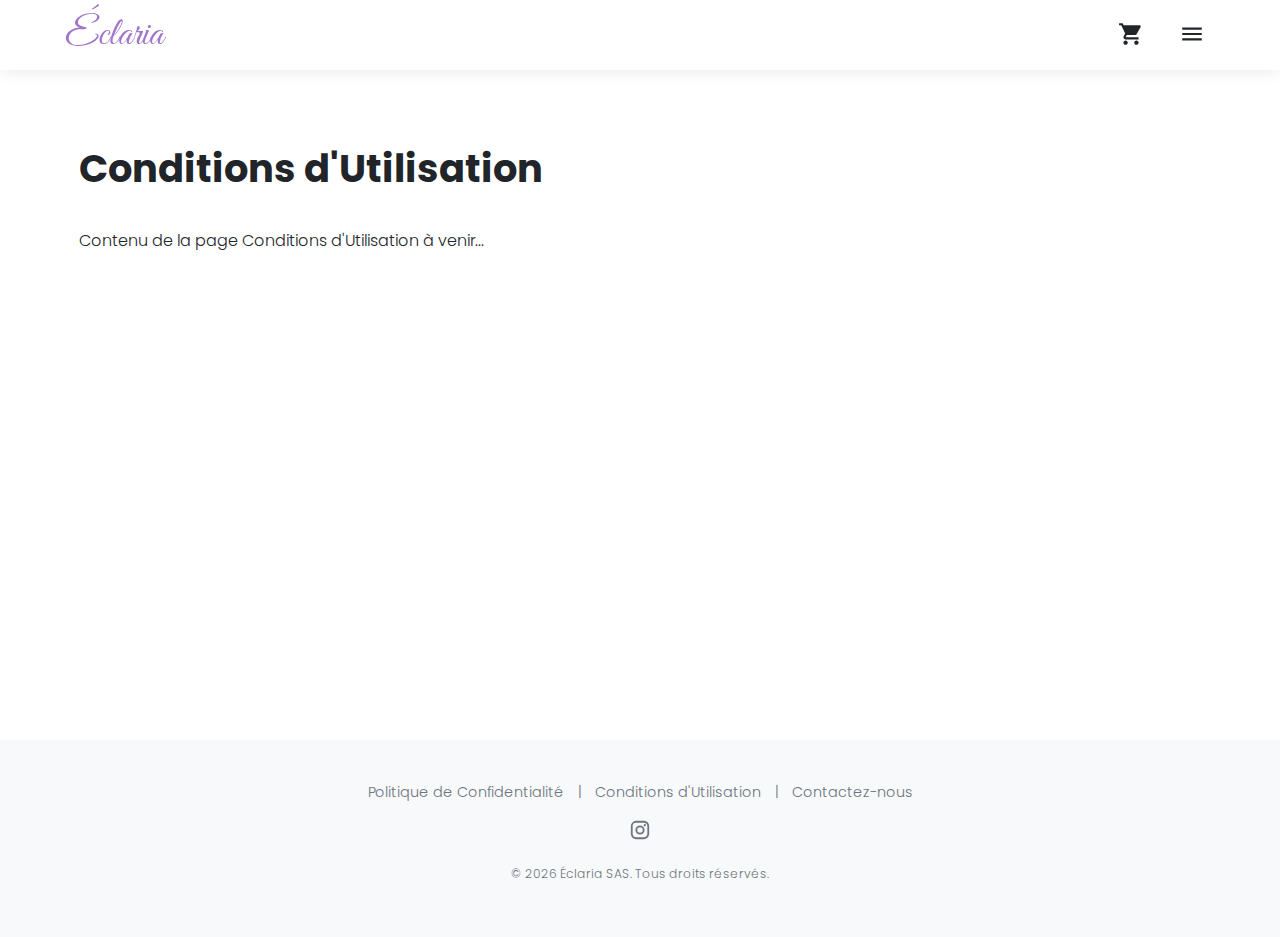
<file: conditions-utilisation.html>
<!DOCTYPE html>
<html lang="fr">
<head>
    <meta charset="UTF-8">
    <meta name="viewport" content="width=device-width, initial-scale=1.0">
    <title>Éclaria - Conditions d'Utilisation</title>
    <style>
        @import url('https://fonts.googleapis.com/css2?family=Montserrat:wght@300;400;500;600;700&family=Poppins:wght@300;400;500&family=Great+Vibes&display=swap');
        :root {
            --lilac-primary: #E1D5F0; --lilac-accent: #A076C9; --white-pure: #FFFFFF; --silver-light: #F8F9FA; --silver-medium: #E9ECEF; --text-dark: #212529; --text-light: #6c757d;
            --font-primary: 'Poppins', sans-serif; --font-headings: 'Montserrat', sans-serif; --font-logo: 'Great Vibes', cursive;
        }
        *, *::before, *::after { box-sizing: border-box; }
        body { font-family: var(--font-primary); margin: 0; padding: 0; color: var(--text-dark); background-color: var(--white-pure); line-height: 1.7; font-weight: 300; padding-top: 70px; }
        .container { width: 90%; max-width: 1180px; margin-left: auto; margin-right: auto; padding-left: 15px; padding-right: 15px; }
        .site-header-new { background-color: var(--white-pure); padding: 0 20px; position: fixed; top: 0; left: 0; width: 100%; z-index: 1000; box-shadow: 0 2px 15px rgba(0,0,0,0.08); height: 70px; display: flex; align-items: center; }
        .header-container-new { display: flex; justify-content: space-between; align-items: center; width: 100%; }
        .site-logo-new a { font-family: var(--font-logo); font-size: 2.5em; color: var(--lilac-accent); text-decoration: none; font-weight: normal; }
        .header-actions { display: flex; align-items: center; }
        .menu-toggle, .cart-icon-new { background: none; border: none; cursor: pointer; padding: 10px; margin-left: 15px; }
        .menu-toggle svg, .cart-icon-new svg { width: 26px; height: 26px; fill: var(--text-dark); transition: fill 0.3s ease; }
        .menu-toggle:hover svg, .cart-icon-new:hover svg { fill: var(--lilac-accent); }
        .offcanvas-menu { position: fixed; top: 0; right: -300px; width: 280px; height: 100%; background-color: var(--white-pure); box-shadow: -5px 0 15px rgba(0,0,0,0.1); padding: 60px 20px 20px; transition: right 0.4s cubic-bezier(0.25, 0.46, 0.45, 0.94); z-index: 1100; display: flex; flex-direction: column; }
        .offcanvas-menu.open { right: 0; }
        .close-menu-btn { position: absolute; top: 15px; right: 15px; background: none; border: none; font-size: 2em; cursor: pointer; color: var(--text-light); }
        .offcanvas-menu nav ul { list-style: none; padding: 0; margin: 0; }
        .offcanvas-menu nav li a { display: block; padding: 12px 0; text-decoration: none; color: var(--text-dark); font-family: var(--font-headings); font-weight: 500; font-size: 1.1em; border-bottom: 1px solid var(--silver-light); transition: color 0.3s ease, background-color 0.3s ease; }
        .offcanvas-menu nav li a:hover { color: var(--lilac-accent); background-color: var(--silver-light); }
        .offcanvas-menu nav li a.active { color: var(--lilac-accent); font-weight: 600; }
        .offcanvas-menu nav li:last-child a { border-bottom: none; }
        .overlay-screen { display: none; position: fixed; top: 0; left: 0; width: 100%; height: 100%; background-color: rgba(0,0,0,0.4); z-index: 1050; }
        .overlay-screen.active { display: block; }
        main { padding-top: 40px; padding-bottom: 60px; min-height: calc(100vh - 70px - 160px); }
        h1 {font-size: 2.4em;}
        .site-footer { background-color: var(--silver-light); color: var(--text-light); padding: 40px 0; text-align: center; font-size: 0.9em; margin-top:auto; }
        .footer-links { margin-bottom: 15px; }
        .footer-links a { color: var(--text-light); text-decoration: none; margin: 0 10px; transition: color 0.3s ease; }
        .footer-links a:hover { color: var(--lilac-accent); }
        .social-media-footer a { margin: 0 8px; }
        .social-media-footer svg { width: 22px; height: 22px; fill: var(--text-light); transition: fill 0.3s ease; }
        .social-media-footer a:hover svg { fill: var(--lilac-accent); }
        .copyright { margin-top: 15px; font-size: 0.85em; }
        @media (max-width: 768px) { .site-logo-new a { font-size: 2.2em; } }
        .page-content h2 { font-size: 1.8em; color: var(--lilac-accent); margin-top: 1.5em; margin-bottom: 0.8em; }
        .page-content p, .page-content ul li, .page-content ol li { line-height: 1.8; margin-bottom: 1em; }
        .page-content ul, .page-content ol { list-style-position: outside; padding-left: 20px; }
        .page-content strong { font-weight: 600; } .page-content em { font-style: italic; color: var(--text-light); }
    </style>
</head>
<body>
    <header class="site-header-new">
        <div class="container header-container-new">
            <div class="site-logo-new">
                <a href="index.html">Éclaria</a>
            </div>
            <div class="header-actions">
                <button class="cart-icon-new" aria-label="Panier"><svg viewBox="0 0 24 24"><path d="M7 18c-1.1 0-1.99.9-1.99 2S5.9 22 7 22s2-.9 2-2-.9-2-2-2zM1 2v2h2l3.6 7.59-1.35 2.45c-.16.28-.25.61-.25.96 0 1.1.9 2 2 2h12v-2H7.42c-.14 0-.25-.11-.25-.25l.03-.12.9-1.63h7.45c.75 0 1.41-.41 1.75-1.03l3.58-6.49A1.003 1.003 0 0 0 20 4H5.21l-.94-2H1zm16 16c-1.1 0-1.99.9-1.99 2s.9 2 1.99 2 2-.9 2-2-.9-2-2-2z"/></svg></button>
                <button class="menu-toggle" aria-label="Ouvrir le menu" aria-expanded="false">
                    <svg viewBox="0 0 24 24" fill="currentColor"><path d="M3 18h18v-2H3v2zm0-5h18v-2H3v2zm0-7v2h18V6H3z"></path></svg>
                </button>
            </div>
        </div>
    </header>

    <div class="offcanvas-menu" id="offcanvasMenu">
        <button class="close-menu-btn" aria-label="Fermer le menu">&times;</button>
        <nav>
            <ul>
                <li><a href="index.html">Accueil</a></li>
                <li><a href="livraison.html">Livraison</a></li>
                <li><a href="paiement.html">Paiement</a></li>
                <li><a href="politique-de-confidentialite.html">Politique de confidentialité</a></li>
                <li><a href="livraison-et-retours.html">Politique de retour</a></li>
                <li><a href="contact.html">Contact</a></li>
            </ul>
        </nav>
    </div>
    <div class="overlay-screen" id="overlayScreen"></div>
    
    <main>
        <div class="container page-content">
            <h1>Conditions d'Utilisation</h1>
            <p>Contenu de la page Conditions d'Utilisation à venir...</p>
        </div>
    </main>

    <footer class="site-footer">
        <div class="container footer-container">
            <div class="footer-links">
                <a href="politique-de-confidentialite.html">Politique de Confidentialité</a> |
                <a href="conditions-utilisation.html">Conditions d'Utilisation</a> |
                <a href="contact.html">Contactez-nous</a>
            </div>
            <div class="social-media-footer">
                <a href="https://instagram.com/eclaria_officiel" target="_blank" aria-label="Instagram Éclaria"><svg viewBox="0 0 24 24"><path d="M7.8 2h8.4C19.4 2 22 4.6 22 7.8v8.4a5.8 5.8 0 0 1-5.8 5.8H7.8C4.6 22 2 19.4 2 16.2V7.8A5.8 5.8 0 0 1 7.8 2m-.2 2A3.6 3.6 0 0 0 4 7.6v8.8C4 18.39 5.61 20 7.6 20h8.8c1.99 0 3.6-1.61 3.6-3.6V7.6C20 5.61 18.39 4 16.4 4H7.6m9.65 1.5a1.25 1.25 0 1 1 0 2.5 1.25 1.25 0 0 1 0-2.5M12 7a5 5 0 1 1 0 10 5 5 0 0 1 0-10m0 2a3 3 0 1 0 0 6 3 3 0 0 0 0-6z"/></svg></a>
            </div>
            <p class="copyright">&copy; <script>document.write(new Date().getFullYear());</script> Éclaria SAS. Tous droits réservés.</p>
        </div>
    </footer>

    <script>
        document.addEventListener('DOMContentLoaded', function() {
            const menuToggle = document.querySelector('.menu-toggle');
            const closeMenuBtn = document.querySelector('.close-menu-btn');
            const offcanvasMenu = document.getElementById('offcanvasMenu');
            const overlayScreen = document.getElementById('overlayScreen');

            function openMenu() {
                if(offcanvasMenu) offcanvasMenu.classList.add('open');
                if(overlayScreen) overlayScreen.classList.add('active');
                if(menuToggle) menuToggle.setAttribute('aria-expanded', 'true');
            }

            function closeMenu() {
                if(offcanvasMenu) offcanvasMenu.classList.remove('open');
                if(overlayScreen) overlayScreen.classList.remove('active');
                if(menuToggle) menuToggle.setAttribute('aria-expanded', 'false');
            }

            if (menuToggle) menuToggle.addEventListener('click', openMenu);
            if (closeMenuBtn) closeMenuBtn.addEventListener('click', closeMenu);
            if (overlayScreen) overlayScreen.addEventListener('click', closeMenu);
            
            console.log('Éclaria Conditions d\'Utilisation (re-designed foundation) loaded successfully!');
        });
    </script>
    <!-- Google Analytics / Facebook Pixel scripts go here -->
</body>
</html>
</file>
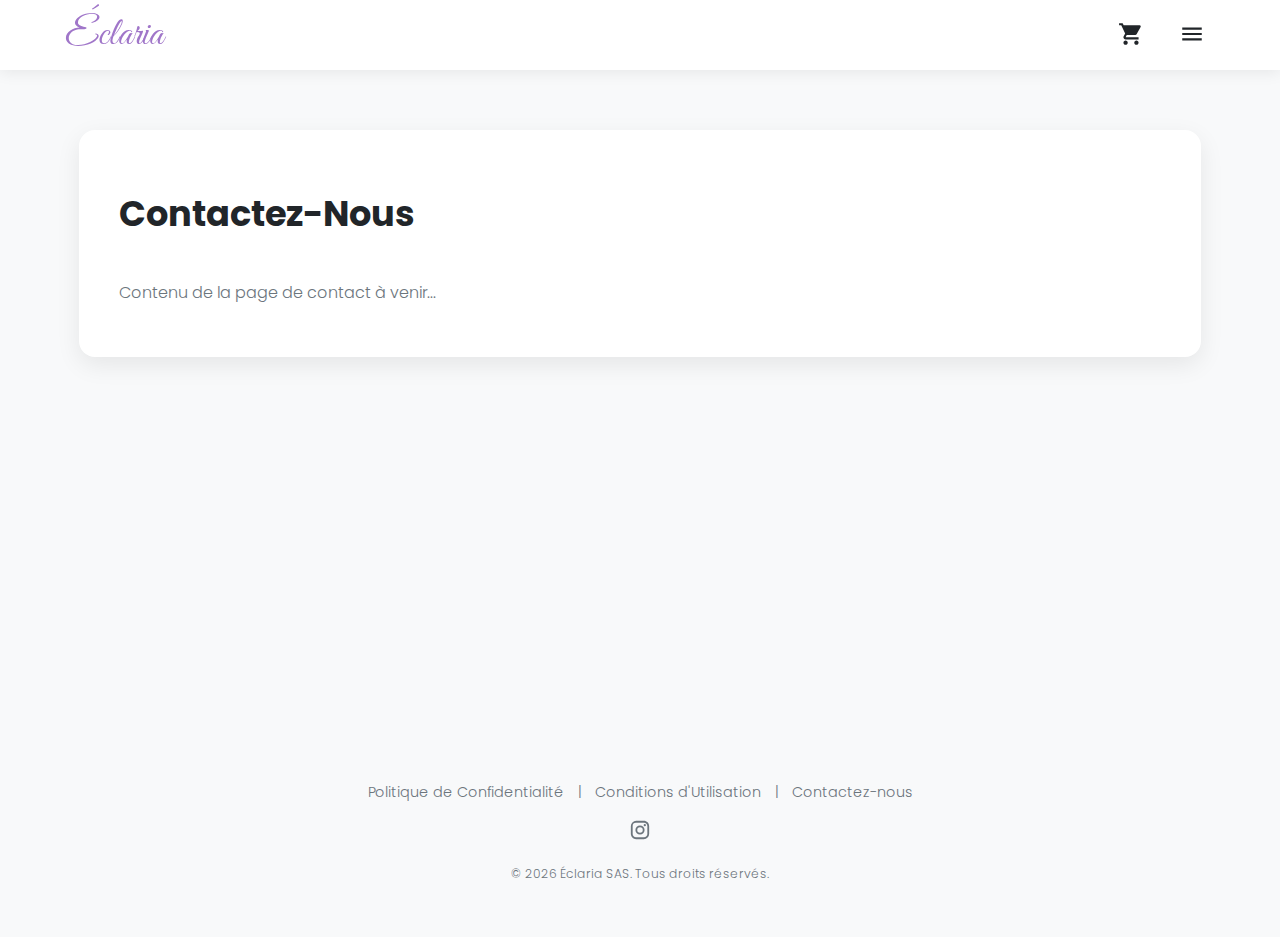
<file: contact.html>
<!DOCTYPE html>
<html lang="fr">
<head>
    <meta charset="UTF-8">
    <meta name="viewport" content="width=device-width, initial-scale=1.0">
    <title>Éclaria - Contactez-Nous</title>
    <style>
        @import url('https://fonts.googleapis.com/css2?family=Montserrat:wght@300;400;500;600;700&family=Poppins:wght@300;400;500&family=Great+Vibes&display=swap');
        :root {
            --lilac-primary: #E1D5F0; --lilac-accent: #A076C9; --white-pure: #FFFFFF; --silver-light: #F8F9FA; --silver-medium: #E9ECEF; --text-dark: #212529; --text-light: #6c757d;
            --font-primary: 'Poppins', sans-serif; --font-headings: 'Montserrat', sans-serif; --font-logo: 'Great Vibes', cursive;
        }
        *, *::before, *::after { box-sizing: border-box; }
        body { font-family: var(--font-primary); margin: 0; padding: 0; color: var(--text-dark); background-color: var(--silver-light); line-height: 1.7; font-weight: 300; padding-top: 70px; } /* Changed background */
        .container { width: 90%; max-width: 1180px; margin-left: auto; margin-right: auto; padding-left: 15px; padding-right: 15px; }
        .site-header-new { background-color: var(--white-pure); padding: 0 20px; position: fixed; top: 0; left: 0; width: 100%; z-index: 1000; box-shadow: 0 2px 15px rgba(0,0,0,0.08); height: 70px; display: flex; align-items: center; }
        .header-container-new { display: flex; justify-content: space-between; align-items: center; width: 100%; }
        .site-logo-new a { font-family: var(--font-logo); font-size: 2.5em; color: var(--lilac-accent); text-decoration: none; font-weight: normal; }
        .header-actions { display: flex; align-items: center; }
        .menu-toggle, .cart-icon-new { background: none; border: none; cursor: pointer; padding: 10px; margin-left: 15px; }
        .menu-toggle svg, .cart-icon-new svg { width: 26px; height: 26px; fill: var(--text-dark); transition: fill 0.3s ease; }
        .menu-toggle:hover svg, .cart-icon-new:hover svg { fill: var(--lilac-accent); }
        .offcanvas-menu { position: fixed; top: 0; right: -300px; width: 280px; height: 100%; background-color: var(--white-pure); box-shadow: -5px 0 15px rgba(0,0,0,0.1); padding: 60px 20px 20px; transition: right 0.4s cubic-bezier(0.25, 0.46, 0.45, 0.94); z-index: 1100; display: flex; flex-direction: column; }
        .offcanvas-menu.open { right: 0; }
        .close-menu-btn { position: absolute; top: 15px; right: 15px; background: none; border: none; font-size: 2em; cursor: pointer; color: var(--text-light); }
        .offcanvas-menu nav ul { list-style: none; padding: 0; margin: 0; }
        .offcanvas-menu nav li a { display: block; padding: 12px 0; text-decoration: none; color: var(--text-dark); font-family: var(--font-headings); font-weight: 500; font-size: 1.1em; border-bottom: 1px solid var(--silver-light); transition: color 0.3s ease, background-color 0.3s ease; }
        .offcanvas-menu nav li a:hover { color: var(--lilac-accent); background-color: var(--silver-light); }
        .offcanvas-menu nav li:last-child a { border-bottom: none; }
        .overlay-screen { display: none; position: fixed; top: 0; left: 0; width: 100%; height: 100%; background-color: rgba(0,0,0,0.4); z-index: 1050; }
        .overlay-screen.active { display: block; }
        main { padding-top: 40px; padding-bottom: 60px; min-height: calc(100vh - 70px - 160px); }
        h1 {font-size: 2.4em;}
        .site-footer { background-color: var(--silver-light); color: var(--text-light); padding: 40px 0; text-align: center; font-size: 0.9em; margin-top:auto; }
        .footer-links { margin-bottom: 15px; }
        .footer-links a { color: var(--text-light); text-decoration: none; margin: 0 10px; transition: color 0.3s ease; }
        .footer-links a:hover { color: var(--lilac-accent); }
        .social-media-footer a { margin: 0 8px; }
        .social-media-footer svg { width: 22px; height: 22px; fill: var(--text-light); transition: fill 0.3s ease; }
        .social-media-footer a:hover svg { fill: var(--lilac-accent); }
        .copyright { margin-top: 15px; font-size: 0.85em; }
        @media (max-width: 768px) { .site-logo-new a { font-size: 2.2em; } }
        
        .page-content-wrapper { 
            background-color: var(--white-pure);
            padding: 30px 40px;
            border-radius: 16px;
            box-shadow: 0 8px 25px rgba(0,0,0,0.08);
            margin-top: 20px; 
            margin-bottom: 30px;
        }
        .page-content h1 { 
            font-size: 2.2em; 
            margin-bottom: 1em;
            color: var(--text-dark);
        }
        .page-content h2 { font-size: 1.7em; color: var(--lilac-accent); margin-top: 2em; margin-bottom: 1em; }
        .page-content p, .page-content ul li, .page-content ol li { line-height: 1.8; margin-bottom: 1.2em; font-size: 1em; color: var(--text-light); }
        .page-content ul, .page-content ol { list-style-position: outside; padding-left: 25px; margin-bottom: 1.5em; }
        .page-content strong { font-weight: 600; color: var(--text-dark); } 
        .page-content em { font-style: italic; color: var(--text-dark); opacity: 0.85; }
        .page-content a { color: var(--lilac-accent); text-decoration: underline; }
        .page-content a:hover { text-decoration: none; }
    </style>
</head>
<body>
    <header class="site-header-new">
        <div class="container header-container-new">
            <div class="site-logo-new">
                <a href="index.html">Éclaria</a>
            </div>
            <div class="header-actions">
                <button class="cart-icon-new" aria-label="Panier"><svg viewBox="0 0 24 24"><path d="M7 18c-1.1 0-1.99.9-1.99 2S5.9 22 7 22s2-.9 2-2-.9-2-2-2zM1 2v2h2l3.6 7.59-1.35 2.45c-.16.28-.25.61-.25.96 0 1.1.9 2 2 2h12v-2H7.42c-.14 0-.25-.11-.25-.25l.03-.12.9-1.63h7.45c.75 0 1.41-.41 1.75-1.03l3.58-6.49A1.003 1.003 0 0 0 20 4H5.21l-.94-2H1zm16 16c-1.1 0-1.99.9-1.99 2s.9 2 1.99 2 2-.9 2-2-.9-2-2-2z"/></svg></button>
                <button class="menu-toggle" aria-label="Ouvrir le menu" aria-expanded="false">
                    <svg viewBox="0 0 24 24" fill="currentColor"><path d="M3 18h18v-2H3v2zm0-5h18v-2H3v2zm0-7v2h18V6H3z"></path></svg>
                </button>
            </div>
        </div>
    </header>

    <div class="offcanvas-menu" id="offcanvasMenu">
        <button class="close-menu-btn" aria-label="Fermer le menu">&times;</button>
        <nav>
            <ul>
                <li><a href="index.html">Accueil</a></li>
                <li><a href="livraison.html">Livraison</a></li>
                <li><a href="paiement.html">Paiement</a></li>
                <li><a href="politique-de-confidentialite.html">Politique de confidentialité</a></li>
                <li><a href="livraison-et-retours.html">Politique de retour</a></li>
                <li><a href="contact.html" class="active">Contact</a></li>
            </ul>
        </nav>
    </div>
    <div class="overlay-screen" id="overlayScreen"></div>
    
    <main>
        <div class="container">
            <div class="page-content-wrapper">
                <div class="page-content">
                    <h1>Contactez-Nous</h1>
                    <p>Contenu de la page de contact à venir...</p>
                </div>
            </div>
        </div>
    </main>

    <footer class="site-footer">
        <div class="container footer-container">
            <div class="footer-links">
                <a href="politique-de-confidentialite.html">Politique de Confidentialité</a> |
                <a href="conditions-utilisation.html">Conditions d'Utilisation</a> |
                <a href="contact.html">Contactez-nous</a>
            </div>
            <div class="social-media-footer">
                <a href="https://instagram.com/eclaria_officiel" target="_blank" aria-label="Instagram Éclaria"><svg viewBox="0 0 24 24"><path d="M7.8 2h8.4C19.4 2 22 4.6 22 7.8v8.4a5.8 5.8 0 0 1-5.8 5.8H7.8C4.6 22 2 19.4 2 16.2V7.8A5.8 5.8 0 0 1 7.8 2m-.2 2A3.6 3.6 0 0 0 4 7.6v8.8C4 18.39 5.61 20 7.6 20h8.8c1.99 0 3.6-1.61 3.6-3.6V7.6C20 5.61 18.39 4 16.4 4H7.6m9.65 1.5a1.25 1.25 0 1 1 0 2.5 1.25 1.25 0 0 1 0-2.5M12 7a5 5 0 1 1 0 10 5 5 0 0 1 0-10m0 2a3 3 0 1 0 0 6 3 3 0 0 0 0-6z"/></svg></a>
            </div>
            <p class="copyright">&copy; <script>document.write(new Date().getFullYear());</script> Éclaria SAS. Tous droits réservés.</p>
        </div>
    </footer>

    <script>
        document.addEventListener('DOMContentLoaded', function() {
            const menuToggle = document.querySelector('.menu-toggle');
            const closeMenuBtn = document.querySelector('.close-menu-btn');
            const offcanvasMenu = document.getElementById('offcanvasMenu');
            const overlayScreen = document.getElementById('overlayScreen');

            function openMenu() {
                if(offcanvasMenu) offcanvasMenu.classList.add('open');
                if(overlayScreen) overlayScreen.classList.add('active');
                if(menuToggle) menuToggle.setAttribute('aria-expanded', 'true');
            }

            function closeMenu() {
                if(offcanvasMenu) offcanvasMenu.classList.remove('open');
                if(overlayScreen) overlayScreen.classList.remove('active');
                if(menuToggle) menuToggle.setAttribute('aria-expanded', 'false');
            }

            if (menuToggle) menuToggle.addEventListener('click', openMenu);
            if (closeMenuBtn) closeMenuBtn.addEventListener('click', closeMenu);
            if (overlayScreen) overlayScreen.addEventListener('click', closeMenu);
            
            console.log('Éclaria Contact (re-designed foundation) loaded successfully!');
        });
    </script>
    <!-- Google Analytics / Facebook Pixel scripts go here -->
</body>
</html>
</file>
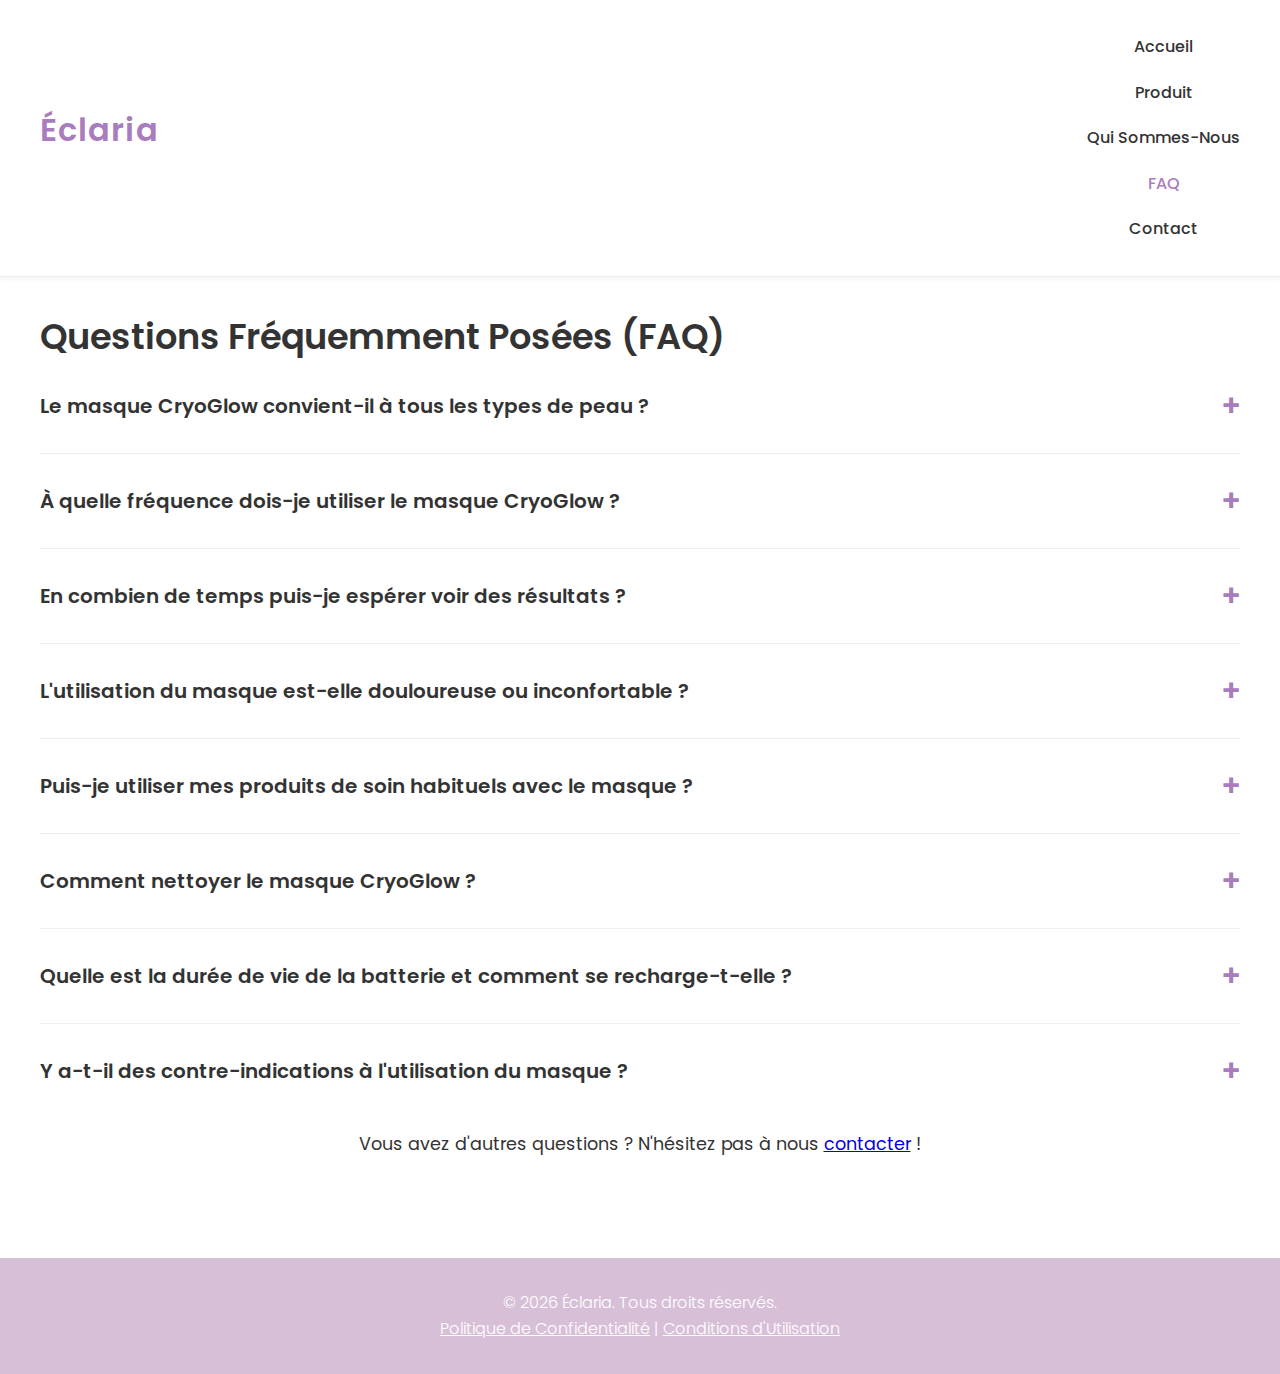
<file: faq.html>
<!DOCTYPE html>
<html lang="fr">
<head>
    <meta charset="UTF-8">
    <meta name="viewport" content="width=device-width, initial-scale=1.0">
    <title>Éclaria - FAQ</title>
    <style>
        @import url('https://fonts.googleapis.com/css2?family=Poppins:wght@300;400;500;600;700&family=Montserrat:wght@300;400;500;600;700&display=swap');

        /* Color Palette */
        :root {
            --lilac-color: #D8BFD8; /* Lilac */
            --white-color: #FFFFFF;
            --silver-color: #C0C0C0;
            --dark-text-color: #333333;
            --light-text-color: #555555;
            --accent-color: #A97CBE; /* A slightly darker Lilac for accents */
        }

        /* General Body Styles */
        body {
            font-family: 'Poppins', 'Montserrat', sans-serif;
            margin: 0;
            padding: 0;
            box-sizing: border-box;
            color: var(--dark-text-color);
            background-color: var(--white-color);
            line-height: 1.6;
        }

        .container {
            width: 90%;
            max-width: 1200px;
            margin: 0 auto;
        }

        /* Header Styles */
        header {
            background-color: var(--white-color);
            padding: 1.5em 0;
            border-bottom: 1px solid #eee; /* Softer border */
            box-shadow: 0 2px 4px rgba(0,0,0,0.05);
        }

        header .container {
            display: flex;
            justify-content: space-between;
            align-items: center;
        }

        /* Logo Style */
        .logo {
            font-family: 'Poppins', sans-serif; /* Or a more script-like font if preferred and available */
            font-size: 2.5em; /* Increased size for prominence */
            font-weight: 600; /* Bold but not too heavy */
            color: var(--accent-color); /* Using accent Lilac for the logo */
            text-decoration: none;
            letter-spacing: 1px; /* Slight letter spacing for elegance */
        }

        /* Navigation Styles */
        nav ul {
            list-style-type: none;
            padding: 0;
            margin: 0;
            display: flex;
        }

        nav ul li {
            margin-left: 25px;
        }

        nav ul li a {
            text-decoration: none;
            color: var(--dark-text-color);
            font-weight: 500;
            transition: color 0.3s ease;
        }

        nav ul li a:hover,
        nav ul li a.active {
            color: var(--accent-color); /* Lilac hover/active state */
        }

        /* Main Content Styles */
        main {
            padding: 2em 0;
        }

        /* Footer Styles */
        footer {
            background-color: var(--lilac-color); /* Lilac background for footer */
            color: var(--white-color);
            text-align: center;
            padding: 2em 0;
            margin-top: 3em;
        }

        footer p {
            margin: 0;
            font-weight: 300;
        }

        footer a {
            color: var(--white-color);
            text-decoration: underline;
        }

        footer a:hover {
            text-decoration: none;
        }

        /* Headings */
        h1, h2, h3, h4, h5, h6 {
            color: var(--dark-text-color);
            font-family: 'Poppins', 'Montserrat', sans-serif;
            font-weight: 600;
            margin-top: 0;
        }

        h1 {
            font-size: 2.2em;
            margin-bottom: 0.5em;
        }

        h2 {
            font-size: 1.8em;
            margin-bottom: 0.4em;
        }

        /* Buttons */
        .btn {
            display: inline-block;
            background-color: var(--accent-color);
            color: var(--white-color);
            padding: 10px 20px;
            text-decoration: none;
            border-radius: 5px;
            font-weight: 500;
            transition: background-color 0.3s ease;
            border: none;
            cursor: pointer;
        }

        .btn:hover {
            background-color: #9569A9; /* Darker shade of accent for hover */
        }

        .btn-secondary {
            background-color: var(--silver-color);
            color: var(--dark-text-color);
        }

        .btn-secondary:hover {
            background-color: #A8A8A8; /* Darker silver */
        }

        /* Hero Section */
        .hero-section {
            background-color: var(--lilac-color); /* Light Lilac background */
            color: var(--dark-text-color);
            padding: 4em 0;
            text-align: center;
        }

        .hero-content {
            display: flex;
            align-items: center;
            justify-content: space-between;
            gap: 2em;
        }

        .hero-text {
            flex: 1;
            text-align: left;
        }

        .hero-text h1 {
            font-size: 2.8em;
            color: var(--white-color); /* White text on Lilac */
            font-weight: 700;
            margin-bottom: 0.5em;
            line-height: 1.2;
        }

        .hero-text p {
            font-size: 1.1em;
            color: var(--white-color); /* Slightly lighter text or white */
            margin-bottom: 1.5em;
            font-weight: 300;
        }

        .hero-image {
            flex: 1;
            max-width: 450px; /* Control image size */
        }

        .hero-image img {
            max-width: 100%;
            height: auto;
            border-radius: 10px;
            box-shadow: 0 10px 25px rgba(0,0,0,0.1);
        }

        .btn-primary { /* Specific style for primary CTA in hero if needed */
            background-color: var(--white-color);
            color: var(--accent-color);
            padding: 12px 25px;
            font-size: 1.1em;
        }
        .btn-primary:hover {
            background-color: #f0e4f7; /* Lighter lilac or off-white */
        }


        /* Features Section */
        .features-section {
            padding: 4em 0;
            text-align: center;
        }

        .features-section h2 {
            font-size: 2em;
            margin-bottom: 1.5em;
        }

        .features-grid {
            display: grid;
            grid-template-columns: repeat(auto-fit, minmax(250px, 1fr));
            gap: 2em;
        }

        .feature-item {
            background-color: #f9f9f9; /* Light background for items */
            padding: 2em;
            border-radius: 8px;
            box-shadow: 0 5px 15px rgba(0,0,0,0.07);
            text-align: center;
        }

        .feature-icon {
            width: 60px; /* Adjust as needed */
            height: 60px;
            margin-bottom: 1em;
            /* background-color: var(--lilac-color); TEMP for placeholder */
            /* border-radius: 50%; */
        }

        .feature-item h3 {
            font-size: 1.4em;
            color: var(--accent-color);
            margin-bottom: 0.5em;
        }

        /* How It Works Section */
        .how-it-works-section {
            padding: 4em 0;
            background-color: var(--white-color); /* Or a very light grey */
        }

        .how-it-works-section h2 {
            text-align: center;
            font-size: 2em;
            margin-bottom: 1.5em;
        }

        .how-it-works-content {
            display: flex;
            align-items: center;
            gap: 3em;
        }

        .how-it-works-image {
            flex: 1;
            max-width: 400px;
        }

        .how-it-works-image img {
            max-width: 100%;
            height: auto;
            border-radius: 10px;
        }

        .how-it-works-text {
            flex: 1.5;
        }

        .how-it-works-text p {
            font-size: 1.05em;
            margin-bottom: 1em;
        }

        /* Testimonials Section */
        .testimonials-section {
            padding: 4em 0;
            background-color: var(--lilac-color); /* Lilac background for testimonials */
        }

        .testimonials-section h2 {
            text-align: center;
            font-size: 2em;
            margin-bottom: 1.5em;
            color: var(--white-color);
        }

        .testimonials-grid {
            display: grid;
            grid-template-columns: repeat(auto-fit, minmax(300px, 1fr));
            gap: 2em;
        }

        .testimonial-item {
            background-color: var(--white-color);
            padding: 1.5em;
            border-radius: 8px;
            box-shadow: 0 5px 15px rgba(0,0,0,0.1);
            color: var(--dark-text-color);
        }

        .testimonial-item p {
            font-style: italic;
            margin-bottom: 1em;
            color: var(--light-text-color);
        }

        .testimonial-item h4 {
            font-weight: 600;
            color: var(--accent-color);
            text-align: right;
        }

        /* Newsletter Section */
        .newsletter-section {
            padding: 3em 0;
            background-color: #f0f0f0; /* Light grey background */
            text-align: center;
        }

        .newsletter-section h2 {
            font-size: 1.8em;
            margin-bottom: 0.5em;
        }

        .newsletter-section p {
            margin-bottom: 1.5em;
            color: var(--light-text-color);
        }

        .newsletter-form {
            display: flex;
            justify-content: center;
            align-items: center;
            max-width: 500px;
            margin: 0 auto;
        }

        .newsletter-form input[type="email"] {
            flex-grow: 1;
            padding: 12px 15px;
            border: 1px solid #ccc;
            border-radius: 5px 0 0 5px;
            font-family: 'Poppins', sans-serif;
            font-size: 1em;
        }

        .newsletter-form button {
            border-radius: 0 5px 5px 0;
            padding: 12px 20px; /* Match input padding */
        }


        /* Responsive Adjustments */
        @media (max-width: 992px) {
            .hero-content {
                flex-direction: column;
                text-align: center;
            }
            .hero-text {
                text-align: center;
                margin-bottom: 2em;
            }
            .how-it-works-content {
                flex-direction: column;
            }
            .how-it-works-image {
                margin-bottom: 2em;
                max-width: 100%;
            }
        }

        @media (max-width: 768px) {
            .hero-text h1 {
                font-size: 2.2em;
            }
            header .container {
                flex-direction: column;
                align-items: center;
            }
        }

        /* Product Page Specific Styles */
        .product-page main {
            padding-top: 2em;
        }

        .product-main-info {
            padding-bottom: 3em;
            border-bottom: 1px solid #eee;
        }

        .product-layout {
            display: flex;
            gap: 2.5em; /* Increased gap */
        }

        /* Product Gallery */
        .product-gallery {
            flex: 1.2; /* Slightly more space for gallery */
            max-width: 550px; /* Max width for gallery section */
        }

        .main-image img {
            width: 100%;
            height: auto;
            border-radius: 8px;
            border: 1px solid #ddd; /* Subtle border */
            margin-bottom: 1em;
            box-shadow: 0 4px 12px rgba(0,0,0,0.08);
        }

        .thumbnail-images {
            display: flex;
            gap: 0.75em; /* Gap between thumbnails */
            flex-wrap: wrap; /* Allow thumbnails to wrap */
        }

        .thumbnail-images .thumbnail {
            width: 80px; /* Thumbnail size */
            height: 80px;
            object-fit: cover; /* Ensure image covers the area */
            border-radius: 5px;
            cursor: pointer;
            border: 2px solid transparent;
            transition: border-color 0.3s ease, transform 0.2s ease;
        }

        .thumbnail-images .thumbnail:hover {
            border-color: var(--silver-color);
            transform: scale(1.05);
        }

        .thumbnail-images .thumbnail.active-thumbnail {
            border-color: var(--accent-color);
            box-shadow: 0 0 8px var(--accent-color);
        }

        /* Product Details */
        .product-details {
            flex: 1;
            padding-left: 1em; /* Some space if gallery is on left */
        }

        .product-details h1 {
            font-size: 2.4em; /* Prominent product title */
            font-weight: 700;
            color: var(--dark-text-color);
            margin-bottom: 0.25em;
        }

        .product-brand {
            font-size: 0.9em;
            color: var(--light-text-color);
            margin-bottom: 1em;
        }

        .product-price {
            margin-bottom: 1.5em;
        }

        .product-price .current-price {
            font-size: 2em;
            font-weight: 600;
            color: var(--accent-color);
            margin-right: 0.5em;
        }

        .product-price .original-price {
            font-size: 1.2em;
            text-decoration: line-through;
            color: var(--light-text-color);
        }

        .product-short-description {
            font-size: 1.05em;
            line-height: 1.7;
            margin-bottom: 1.5em;
        }

        .product-actions {
            margin-bottom: 2em;
        }

        .btn-add-to-cart {
            padding: 15px 30px;
            font-size: 1.15em;
            width: 100%; /* Make button full width of its container */
            max-width: 300px; /* But not too wide */
        }

        .trust-badges {
            margin-top: 1.5em;
        }

        .trust-badges span {
            display: flex; /* Align icon and text */
            align-items: center;
            font-size: 0.9em;
            color: var(--light-text-color);
            margin-bottom: 0.5em;
        }

        .trust-badges img {
            width: 20px; /* Small icons */
            height: 20px;
            margin-right: 8px;
            opacity: 0.7;
        }

        /* Product Description Details Section */
        .product-description-details {
            padding: 3em 0;
        }

        .product-description-details h2 {
            font-size: 1.8em;
            margin-bottom: 1em;
            border-bottom: 2px solid var(--lilac-color);
            padding-bottom: 0.3em;
            display: inline-block; /* So border only spans text */
        }

        .product-description-details ul {
            list-style-type: disc;
            margin-left: 20px;
            margin-bottom: 1em;
        }

        .product-description-details ul li {
            margin-bottom: 0.5em;
            line-height: 1.7;
        }

        /* Before/After Section */
        .before-after-section {
            padding: 3em 0;
            background-color: #f9f9f9; /* Light background */
            text-align: center;
        }

        .before-after-section h2 {
            font-size: 1.8em;
            margin-bottom: 1.5em;
        }

        .before-after-gallery {
            display: flex;
            justify-content: center;
            gap: 2em;
            margin-bottom: 1em;
        }

        .before-after-item {
            max-width: 300px;
        }

        .before-after-item img {
            width: 100%;
            height: auto;
            border-radius: 8px;
            margin-bottom: 0.5em;
            box-shadow: 0 4px 10px rgba(0,0,0,0.1);
        }

        .before-after-item p {
            font-weight: 500;
        }

        .disclaimer {
            font-size: 0.9em;
            color: var(--light-text-color);
            font-style: italic;
        }

        /* Comparison Section (Placeholder styling) */
        .comparison-section {
            padding: 3em 0;
            text-align: center;
        }
        .comparison-section h2 {
            font-size: 1.8em;
            margin-bottom: 1em;
        }

        /* Product Page Testimonials - reuse .testimonials-section but can add specifics */
        .product-page-testimonials {
            background-color: var(--white-color); /* Different background than homepage testimonials if desired */
        }
        .product-page-testimonials h2 {
            color: var(--dark-text-color); /* Adjust if background changes */
        }
        .product-page-testimonials .testimonial-item {
            border: 1px solid #eee; /* Add border for definition on white bg */
        }


        /* Responsive adjustments for Product Page */
        @media (max-width: 992px) {
            .product-layout {
                flex-direction: column;
            }
            .product-details {
                padding-left: 0; /* Remove padding when stacked */
                margin-top: 2em;
            }
            .product-gallery {
                max-width: 100%; /* Allow gallery to take full width */
            }
        }

        @media (max-width: 768px) {
            .product-details h1 {
                font-size: 2em;
            }
            .product-price .current-price {
                font-size: 1.8em;
            }
            .btn-add-to-cart {
                padding: 12px 25px;
                font-size: 1.1em;
            }
            .before-after-gallery {
                flex-direction: column;
                align-items: center;
            }
            .before-after-item {
                margin-bottom: 1.5em;
            }
            .thumbnail-images .thumbnail {
                width: 60px;
                height: 60px;
            }
        }

        /* Ensure the previous responsive rules for header are not overridden if placed before */
        @media (max-width: 768px) {
            header .container { /* This rule was from the general styles, ensure it's correctly placed or merged */
                flex-direction: column;
                align-items: center;
            }
            .logo { /* This rule was from the general styles */
                margin-bottom: 0.5em;
                font-size: 2em;
            }
            nav ul { /* This rule was from the general styles */
                flex-direction: column;
                align-items: center;
                width: 100%;
            }
            nav ul li { /* This rule was from the general styles */
                margin: 10px 0;
            }
            .container { /* This rule was from the general styles */
                width: 95%;
            }
        }

        /* Checkout Page (livraison.html & paiement.html) Styles */
        .checkout-page main {
            padding-top: 2em;
            padding-bottom: 3em;
            background-color: #f9f9f9; /* Light background for checkout process */
        }

        .checkout-layout {
            display: flex;
            gap: 2.5em;
            align-items: flex-start; /* Align items to the top */
        }

        .checkout-form-container {
            flex: 1.8; /* More space for the form */
            background-color: var(--white-color);
            padding: 2em;
            border-radius: 8px;
            box-shadow: 0 5px 15px rgba(0,0,0,0.08);
        }

        .checkout-form-container h1 {
            font-size: 2em;
            margin-bottom: 0.25em;
            color: var(--dark-text-color);
        }
        .checkout-form-container h2 {
            font-size: 1.5em;
            margin-bottom: 1.5em;
            color: var(--accent-color);
            padding-bottom: 0.5em;
            border-bottom: 1px solid #eee;
        }

        /* Form Styles */
        .form-row {
            display: flex;
            gap: 1.5em;
            margin-bottom: 1em;
        }

        .form-group {
            margin-bottom: 1.25em;
            flex-grow: 1; /* Allow groups to grow if in a row */
        }

        .form-group.half-width {
            width: calc(50% - 0.75em); /* Adjust for gap */
        }

        .form-group label {
            display: block;
            margin-bottom: 0.5em;
            font-weight: 500;
            font-size: 0.95em;
            color: var(--dark-text-color);
        }

        .form-group input[type="text"],
        .form-group input[type="email"],
        .form-group input[type="tel"],
        .form-group select {
            width: 100%;
            padding: 12px 15px;
            border: 1px solid #ccc;
            border-radius: 5px;
            box-sizing: border-box; /* Important for width 100% */
            font-family: 'Poppins', sans-serif;
            font-size: 1em;
            transition: border-color 0.3s ease;
        }

        .form-group input:focus,
        .form-group select:focus {
            border-color: var(--accent-color);
            outline: none;
            box-shadow: 0 0 5px rgba(169, 124, 190, 0.3); /* Accent color shadow */
        }

        .form-actions {
            margin-top: 2em;
        }

        .btn-full-width {
            width: 100%;
            padding: 15px;
            font-size: 1.1em;
        }

        .form-note {
            font-size: 0.85em;
            color: var(--light-text-color);
            margin-top: 1em;
            text-align: right;
        }

        /* Order Summary Styles */
        .order-summary-container {
            flex: 1;
            background-color: var(--white-color);
            padding: 2em;
            border-radius: 8px;
            box-shadow: 0 5px 15px rgba(0,0,0,0.08);
            position: sticky; /* Make it sticky on larger screens */
            top: 20px; /* Adjust as needed */
        }

        .order-summary-container h2 {
            font-size: 1.5em;
            margin-bottom: 1em;
            color: var(--dark-text-color);
            padding-bottom: 0.5em;
            border-bottom: 1px solid #eee;
        }

        .order-summary-item {
            display: flex;
            align-items: center;
            margin-bottom: 1.5em;
            padding-bottom: 1.5em;
            border-bottom: 1px solid #f0f0f0;
        }

        .summary-item-image {
            width: 60px;
            height: 60px;
            object-fit: cover;
            border-radius: 5px;
            margin-right: 1em;
            border: 1px solid #eee;
        }

        .summary-item-details {
            flex-grow: 1;
        }

        .summary-item-name {
            font-weight: 500;
            margin: 0 0 0.3em 0;
        }

        .summary-item-qty {
            font-size: 0.9em;
            color: var(--light-text-color);
            margin: 0;
        }

        .summary-item-price {
            font-weight: 500;
            font-size: 1em;
        }

        .order-summary-total p {
            display: flex;
            justify-content: space-between;
            margin-bottom: 0.75em;
            font-size: 1em;
        }

        .order-summary-total p.total-price,
        .order-summary-total p.total-price span {
            font-size: 1.2em;
            font-weight: 600;
            color: var(--accent-color);
        }

        .order-summary-total hr {
            border: none;
            border-top: 1px dashed #ccc;
            margin: 1em 0;
        }

        .trust-badges-summary {
            margin-top: 1.5em;
            padding-top: 1em;
            border-top: 1px solid #f0f0f0;
        }
        .trust-badges-summary span {
            display: flex;
            align-items: center;
            font-size: 0.85em;
            color: var(--light-text-color);
            margin-bottom: 0.5em;
        }
        .trust-badges-summary img {
            width: 18px;
            height: 18px;
            margin-right: 6px;
            opacity: 0.7;
        }


        /* Responsive adjustments for Checkout Pages */
        @media (max-width: 992px) {
            .checkout-layout {
                flex-direction: column-reverse; /* Form below summary on smaller screens */
            }
            .order-summary-container {
                position: static; /* Remove sticky behavior */
                width: 100%;
                margin-bottom: 2em; /* Space between summary and form */
            }
            .checkout-form-container {
                width: 100%;
            }
        }

        @media (max-width: 768px) {
            .form-row {
                flex-direction: column;
                gap: 0; /* Remove gap if stacked */
                margin-bottom: 0;
            }
            .form-group.half-width {
                width: 100%;
                margin-bottom: 1.25em; /* Restore bottom margin */
            }
            .checkout-form-container h1 {
                font-size: 1.8em;
            }
             .checkout-form-container h2 {
                font-size: 1.3em;
            }
        }

        /* Payment Page Specific Styles (extending checkout styles) */
        .shipping-summary-review {
            background-color: #fdfdfd;
            padding: 1.5em;
            border-radius: 6px;
            margin-bottom: 2em;
            border: 1px solid #eee;
        }

        .shipping-summary-review h2 {
            font-size: 1.3em;
            color: var(--dark-text-color);
            margin-top: 0;
            margin-bottom: 1em;
            border-bottom: none; /* Override from .checkout-form-container h2 */
            padding-bottom: 0;
        }

        #shipping-address-summary p {
            margin-bottom: 0.5em;
            font-size: 0.95em;
            line-height: 1.5;
        }
        #shipping-address-summary p strong {
            color: var(--dark-text-color);
        }

        .edit-link {
            font-size: 0.9em;
            color: var(--accent-color);
            text-decoration: underline;
        }
        .edit-link:hover {
            text-decoration: none;
        }

        .payment-options {
            margin-top: 1em;
        }

        .payment-option {
            background-color: var(--white-color);
            padding: 1.5em;
            border: 1px solid #ddd;
            border-radius: 6px;
            margin-bottom: 1.5em;
            transition: border-color 0.3s ease, box-shadow 0.3s ease;
        }

        .payment-option input[type="radio"] {
            margin-right: 10px;
            vertical-align: middle;
        }

        .payment-option label {
            font-weight: 600;
            font-size: 1.1em;
            color: var(--dark-text-color);
            display: flex; /* Align items in label */
            align-items: center;
            cursor: pointer;
        }

        .payment-logo {
            height: 24px; /* Adjust as needed */
            margin-right: 10px;
            vertical-align: middle;
        }

        .payment-gateway-fields {
            margin-top: 1.5em;
            padding-top: 1.5em;
            border-top: 1px solid #eee;
        }

        .payment-option input[type="radio"]:checked + label + .payment-gateway-fields {
            display: block; /* Show fields when radio is checked - JS will handle this for better control */
        }
        .payment-option input[type="radio"]:checked + label {
           color: var(--accent-color);
        }

        .payment-option:has(input[type="radio"]:checked) { /* Style parent when radio is checked */
            border-color: var(--accent-color);
            box-shadow: 0 0 10px rgba(169, 124, 190, 0.2);
        }


        .secure-payment-info {
            font-size: 0.85em;
            color: var(--light-text-color);
            margin-top: 1em;
        }
        .secure-payment-info img {
            margin-right: 5px;
        }

        .btn-paypal {
            background-color: #FFC439; /* PayPal Gold */
            color: #1E4770; /* PayPal Blue */
            border: none;
            padding: 10px 20px;
            border-radius: 5px;
            font-weight: bold;
            cursor: pointer;
            display: inline-flex; /* Align image and text */
            align-items: center;
            gap: 8px; /* Space between logo and text */
        }
        .btn-paypal:hover {
            background-color: #f0b830;
        }
        .btn-paypal img {
            height: 20px; /* PayPal button logo */
            }

            .logo {
                margin-bottom: 0.5em;
                font-size: 2em;
            }

            nav ul {
                flex-direction: column;
                align-items: center;
                width: 100%;
            }

            nav ul li {
                margin: 10px 0;
            }

            .container {
                width: 95%;
            }
        }
    </style>
</head>
<body>
    <header>
        <div class="container">
            <a href="index.html" class="logo">Éclaria</a>
            <nav>
                <ul>
                    <li><a href="index.html">Accueil</a></li>
                    <li><a href="produit.html">Produit</a></li>
                    <li><a href="qui-sommes-nous.html">Qui Sommes-Nous</a></li>
                    <li><a href="faq.html" class="active">FAQ</a></li>
                    <li><a href="contact.html">Contact</a></li>
                </ul>
            </nav>
        </div>
    </header>
    <main class="page-content">
        <div class="container">
            <h1>Questions Fréquemment Posées (FAQ)</h1>

            <div class="faq-item">
                <button class="faq-question">Le masque CryoGlow convient-il à tous les types de peau ?</button>
                <div class="faq-answer">
                    <p>Oui, le masque Éclaria CryoGlow est conçu pour convenir à tous les types de peau, y compris les peaux sensibles. Les différentes thérapies lumineuses (rouge, bleue) et la fonction cryo peuvent être ajustées pour répondre aux besoins spécifiques de votre peau.</p>
                </div>
            </div>

            <div class="faq-item">
                <button class="faq-question">À quelle fréquence dois-je utiliser le masque CryoGlow ?</button>
                <div class="faq-answer">
                    <p>Pour des résultats optimaux, nous recommandons une utilisation quotidienne. Les durées de session varient selon le mode choisi :</p>
                    <ul>
                        <li><strong>Traitement Anti-Âge :</strong> 6 minutes par jour.</li>
                        <li><strong>Solution Anti-Acné :</strong> 8 minutes par jour.</li>
                        <li><strong>Maintien de l'Éclat :</strong> 4 minutes par jour.</li>
                        <li><strong>Soin Contour des Yeux (Cryo) :</strong> 5 à 15 minutes, selon vos préférences.</li>
                    </ul>
                    <p>Une utilisation régulière est la clé pour observer des améliorations significatives.</p>
                </div>
            </div>

            <div class="faq-item">
                <button class="faq-question">En combien de temps puis-je espérer voir des résultats ?</button>
                <div class="faq-answer">
                    <p>Bien que les résultats puissent varier d'une personne à l'autre, de nombreux utilisateurs rapportent une amélioration de l'éclat et de la texture de leur peau en seulement <strong>7 à 21 jours</strong> d'utilisation régulière. Pour des problématiques spécifiques comme les rides ou l'acné, des résultats plus significatifs peuvent être observés après plusieurs semaines d'utilisation continue, comme indiqué dans nos études cliniques.</p>
                </div>
            </div>

            <div class="faq-item">
                <button class="faq-question">L'utilisation du masque est-elle douloureuse ou inconfortable ?</button>
                <div class="faq-answer">
                    <p>Non, l'utilisation du masque CryoGlow est conçue pour être une expérience relaxante et agréable. La thérapie LED est indolore. La fonction cryo procure une sensation de fraîcheur apaisante. Le masque est doté d'un design ergonomique et de sangles ajustables pour un confort optimal.</p>
                </div>
            </div>
            
            <div class="faq-item">
                <button class="faq-question">Puis-je utiliser mes produits de soin habituels avec le masque ?</button>
                <div class="faq-answer">
                    <p>Oui ! Nous recommandons d'utiliser le masque CryoGlow sur une peau propre et sèche. Après votre session, vous pouvez appliquer vos sérums et crèmes hydratantes habituels. En fait, la thérapie LED peut même améliorer l'absorption et l'efficacité de vos produits de soin.</p>
                </div>
            </div>

            <div class="faq-item">
                <button class="faq-question">Comment nettoyer le masque CryoGlow ?</button>
                <div class="faq-answer">
                    <p>Nettoyez délicatement la surface du masque avec un chiffon doux et sec ou une lingette désinfectante non abrasive après chaque utilisation. Assurez-vous que le masque est éteint et débranché avant le nettoyage. Ne plongez jamais le masque dans l'eau.</p>
                </div>
            </div>

            <div class="faq-item">
                <button class="faq-question">Quelle est la durée de vie de la batterie et comment se recharge-t-elle ?</button>
                <div class="faq-answer">
                    <p>Le masque CryoGlow est équipé d'une batterie rechargeable via un câble USB-C (fourni). Une charge complète offre plusieurs sessions, selon les modes et durées utilisés. La durée de vie exacte de la batterie par charge peut varier. Nous recommandons de charger complètement l'appareil avant la première utilisation.</p>
                </div>
            </div>

            <div class="faq-item">
                <button class="faq-question">Y a-t-il des contre-indications à l'utilisation du masque ?</button>
                <div class="faq-answer">
                    <p>Bien que la thérapie LED soit généralement sans danger, nous recommandons de consulter votre médecin ou dermatologue avant d'utiliser le masque si vous êtes enceinte, si vous souffrez d'épilepsie, si vous prenez des médicaments photosensibilisants, ou si vous avez des conditions médicales préexistantes affectant la peau. Évitez de regarder directement les lumières LED pendant l'utilisation.</p>
                </div>
            </div>

            <p class="faq-contact">Vous avez d'autres questions ? N'hésitez pas à nous <a href="contact.html">contacter</a> !</p>

        </div>
    </main>
    <style>
        .page-content h2 {
            font-size: 1.6em;
            color: var(--accent-color);
            margin-top: 1.5em;
            margin-bottom: 0.8em;
        }
        .page-content p, .page-content ul li {
            line-height: 1.8;
            margin-bottom: 1em;
        }
        .page-content ul {
            list-style-position: outside;
            padding-left: 20px;
        }
        .faq-item {
            margin-bottom: 1.5em;
            border-bottom: 1px solid #eee;
            padding-bottom: 1.5em;
        }
        .faq-item:last-of-type { /* Use last-of-type to avoid issues if faq-contact is the last child */
            border-bottom: none;
            padding-bottom: 0;
        }
        .faq-question {
            background-color: transparent;
            border: none;
            padding: 0;
            font-family: 'Poppins', sans-serif;
            font-size: 1.25em;
            font-weight: 600;
            color: var(--dark-text-color);
            text-align: left;
            width: 100%;
            cursor: pointer;
            display: flex;
            justify-content: space-between;
            align-items: center;
        }
        .faq-question::after {
            content: '+'; /* Plus icon */
            font-size: 1.5em;
            color: var(--accent-color);
            transition: transform 0.3s ease;
        }
        .faq-question.active::after {
            /* content: '−'; */ /* Using transform for minus */
            transform: rotate(45deg);
        }
        .faq-answer {
            max-height: 0;
            overflow: hidden;
            transition: max-height 0.4s ease-out, padding-top 0.4s ease-out, margin-top 0.4s ease-out;
            padding-top: 0;
            margin-top: 0;
        }
        .faq-answer p, .faq-answer ul {
            margin-top: 0.8em;
            font-size: 0.95em;
            color: var(--light-text-color);
        }
        /* .faq-question.active + .faq-answer will be handled by JS adding a class or directly setting max-height */
        
        .faq-contact {
            margin-top: 2em;
            text-align: center;
            font-size: 1.1em;
        }
    </style>
    <footer>
        <div class="container">
            <p>&copy; <script>document.write(new Date().getFullYear());</script> Éclaria. Tous droits réservés.</p>
            <p>
                <a href="politique-de-confidentialite.html">Politique de Confidentialité</a> |
                <a href="conditions-utilisation.html">Conditions d'Utilisation</a>
            </p>
        </div>
    </footer>
    <script>
        // Main JavaScript file for Éclaria

        document.addEventListener('DOMContentLoaded', function() {
            console.log('Éclaria website loaded successfully!');

            // Product Image Gallery Changer
            const mainProductImage = document.getElementById('mainProductImage');
            const thumbnails = document.querySelectorAll('.thumbnail-images .thumbnail');

            if (mainProductImage && thumbnails.length > 0) {
                thumbnails.forEach(thumbnail => {
                    thumbnail.addEventListener('click', function() {
                        // Change main image src
                        mainProductImage.src = this.src;
                        mainProductImage.alt = this.alt.replace('Thumbnail', 'Vue'); // Update alt text

                        // Update active thumbnail
                        thumbnails.forEach(t => t.classList.remove('active-thumbnail'));
                        this.classList.add('active-thumbnail');
                    });
                });
            }

            // You can add more JS functionalities here:
            // - Mobile menu toggle
            // - Smooth scroll for anchor links
            // - Form validation for contact/newsletter
            // - etc.
        });

        // Global function for onclick attribute in HTML (if preferred for simplicity in this case)
        function changeImage(imageSrc) {
            const mainProductImage = document.getElementById('mainProductImage');
            const thumbnails = document.querySelectorAll('.thumbnail-images .thumbnail');
            if (mainProductImage) {
                mainProductImage.src = imageSrc;
                
                thumbnails.forEach(thumbnail => {
                    if (thumbnail.src.includes(imageSrc.substring(imageSrc.lastIndexOf('/') + 1))) { // Check filename match
                        thumbnail.classList.add('active-thumbnail');
                    } else {
                        thumbnail.classList.remove('active-thumbnail');
                    }
                });
            }
        }

        // Payment Page Logic
        document.addEventListener('DOMContentLoaded', function() {
            // ... (other existingDOMContentLoaded code)

            const paymentForm = document.getElementById('payment-form');
            if (paymentForm) {
                const paymentMethodRadios = document.querySelectorAll('input[name="payment_method"]');
                const stripeFields = document.getElementById('stripe-fields');
                const paypalFields = document.getElementById('paypal-fields');

                paymentMethodRadios.forEach(radio => {
                    radio.addEventListener('change', function() {
                        if (this.value === 'stripe') {
                            stripeFields.style.display = 'block';
                            paypalFields.style.display = 'none';
                        } else if (this.value === 'paypal') {
                            stripeFields.style.display = 'none';
                            paypalFields.style.display = 'block';
                        }
                    });
                });

                // Simulate populating shipping summary (in a real app, this data would come from server or state management)
                const summaryAdresse = document.getElementById('summary-adresse');
                const summaryVille = document.getElementById('summary-ville');
                const summaryPays = document.getElementById('summary-pays');
                const summaryEmail = document.getElementById('summary-email');

                // Attempt to get data from URL parameters (if coming from livraison.html via GET)
                const urlParams = new URLSearchParams(window.location.search);
                if (summaryAdresse) summaryAdresse.textContent = urlParams.get('adresse1') || 'Non spécifiée';
                if (summaryVille) summaryVille.textContent = `${urlParams.get('ville') || ''}, ${urlParams.get('code_postal') || ''}`;
                if (summaryPays) summaryPays.textContent = urlParams.get('pays') === 'BE' ? 'Belgique' : 'France'; // Basic mapping
                if (summaryEmail) summaryEmail.textContent = urlParams.get('email') || 'Non spécifié';


                paymentForm.addEventListener('submit', function(event) {
                    event.preventDefault(); // Prevent actual submission for demo
                    const selectedPaymentMethod = document.querySelector('input[name="payment_method"]:checked').value;
                    
                    if (selectedPaymentMethod === 'stripe') {
                        // Basic validation for demo
                        const cardNumber = document.getElementById('card-number').value;
                        const expiryDate = document.getElementById('expiry-date').value;
                        const cvc = document.getElementById('cvc').value;
                        if (cardNumber && expiryDate && cvc) {
                            alert('Paiement par Stripe simulé avec succès ! Merci pour votre achat.');
                            // Redirect to a thank you page or clear cart
                            window.location.href = "index.html"; // Placeholder redirect
                        } else {
                            alert('Veuillez remplir tous les champs de la carte.');
                        }
                    } else if (selectedPaymentMethod === 'paypal') {
                        alert('Redirection vers PayPal simulée... Paiement complété ! Merci pour votre achat.');
                        // In a real scenario, this would redirect to PayPal
                         window.location.href = "index.html"; // Placeholder redirect
                    }
                });
            }

            // If on livraison.html, save form data to localStorage to simulate data persistence for paiement.html
            const shippingForm = document.getElementById('shipping-form');
            if (shippingForm) {
                shippingForm.addEventListener('submit', function() {
                    localStorage.setItem('shipping_prenom', document.getElementById('prenom').value);
                    localStorage.setItem('shipping_nom', document.getElementById('nom').value);
                    localStorage.setItem('shipping_email', document.getElementById('email').value);
                    localStorage.setItem('shipping_adresse1', document.getElementById('adresse1').value);
                    localStorage.setItem('shipping_adresse2', document.getElementById('adresse2').value);
                    localStorage.setItem('shipping_ville', document.getElementById('ville').value);
                    localStorage.setItem('shipping_code_postal', document.getElementById('code_postal').value);
                    localStorage.setItem('shipping_pays', document.getElementById('pays').value);
                });
            }
             // If on paiement.html, try to load data from localStorage if URL params are not available
            const urlParams = new URLSearchParams(window.location.search); // Re-declare for this scope if not accessible
            const paymentFormForLocalStorage = document.getElementById('payment-form'); // Use a different variable name to avoid conflict
            if (paymentFormForLocalStorage && !urlParams.has('email')) { // Check if URL params were not set
                const summaryAdresse = document.getElementById('summary-adresse'); // Re-declare for this scope
                const summaryVille = document.getElementById('summary-ville'); // Re-declare for this scope
                const summaryPays = document.getElementById('summary-pays'); // Re-declare for this scope
                const summaryEmail = document.getElementById('summary-email'); // Re-declare for this scope

                if (summaryAdresse) summaryAdresse.textContent = `${localStorage.getItem('shipping_adresse1') || ''} ${localStorage.getItem('shipping_adresse2') || ''}`.trim() || 'Non spécifiée';
                if (summaryVille) summaryVille.textContent = `${localStorage.getItem('shipping_ville') || ''}, ${localStorage.getItem('shipping_code_postal') || ''}`.trim() || 'Non spécifiée';
                if (summaryPays) {
                    const paysCode = localStorage.getItem('shipping_pays');
                    summaryPays.textContent = paysCode === 'BE' ? 'Belgique' : (paysCode === 'FR' ? 'France' : 'Non spécifié');
                }
                if (summaryEmail) summaryEmail.textContent = localStorage.getItem('shipping_email') || 'Non spécifié';
            }

        });
    </script>
</body>
</html>
</file>
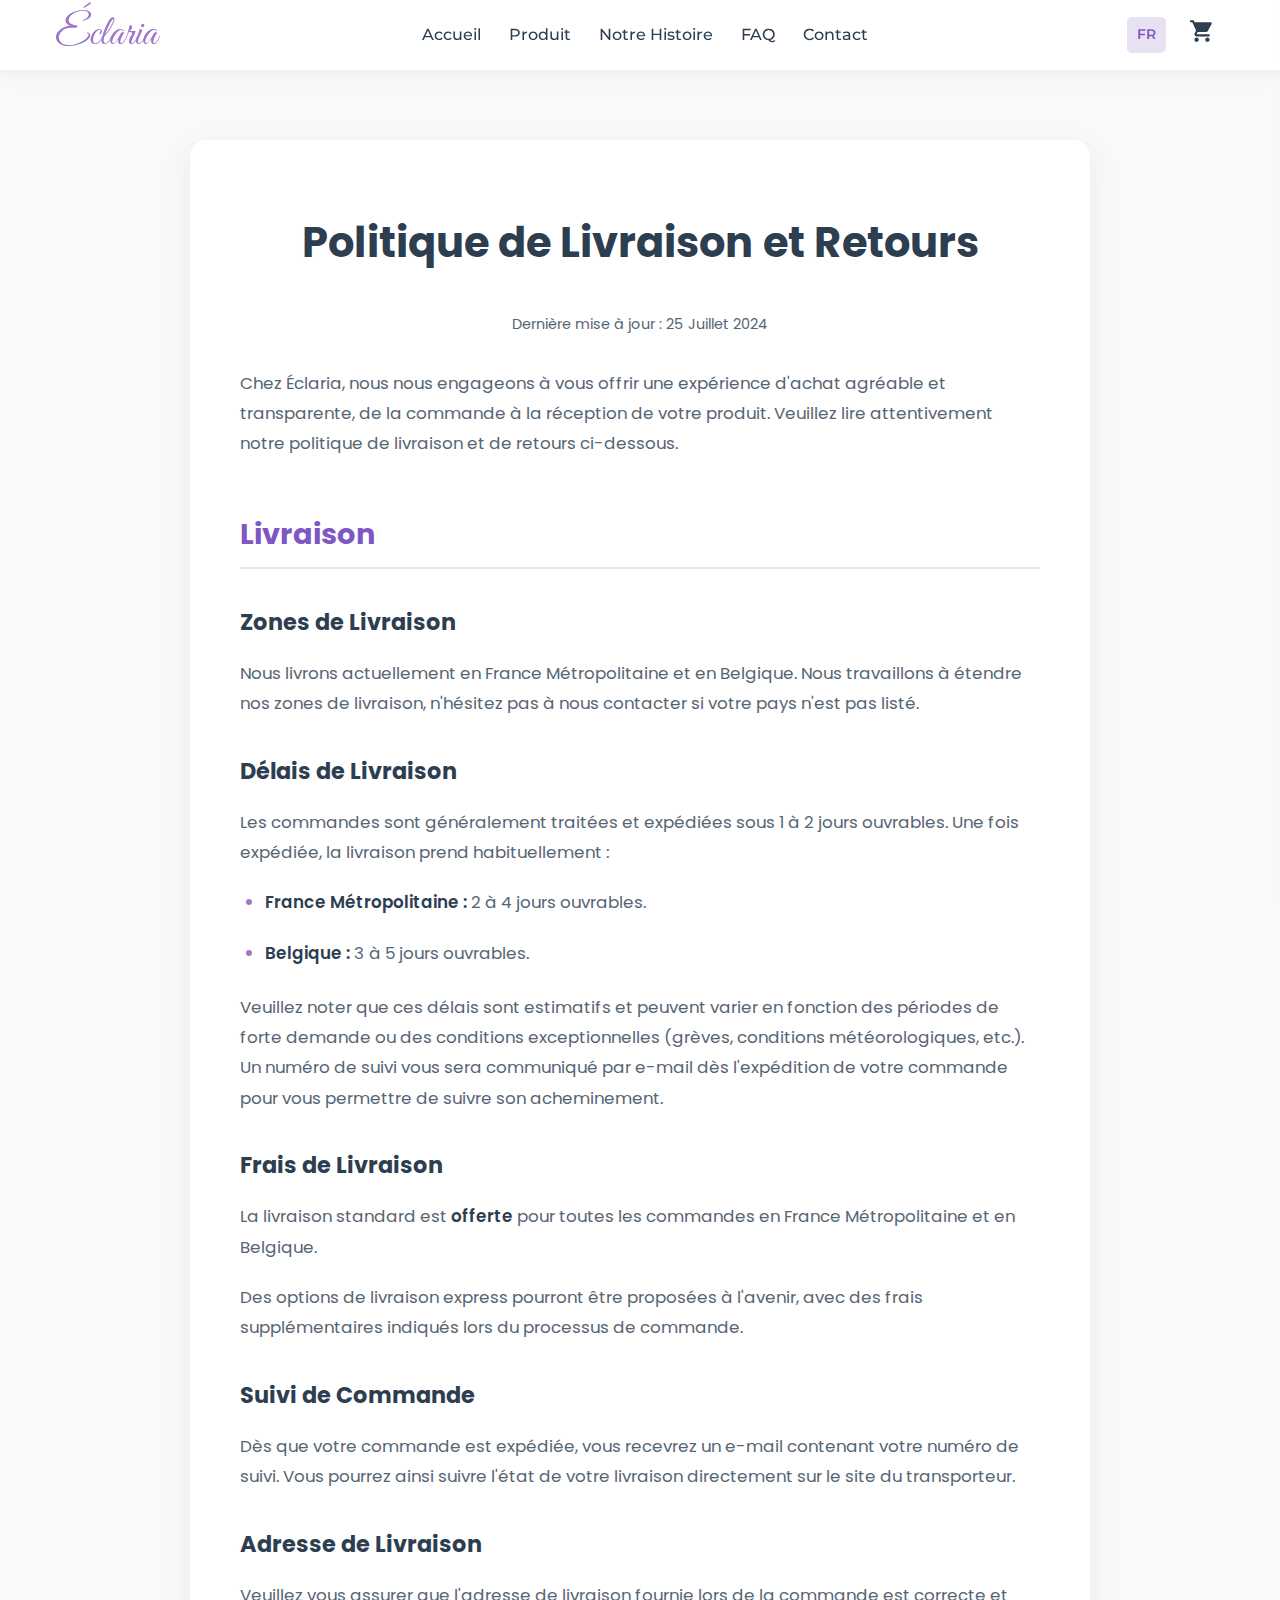
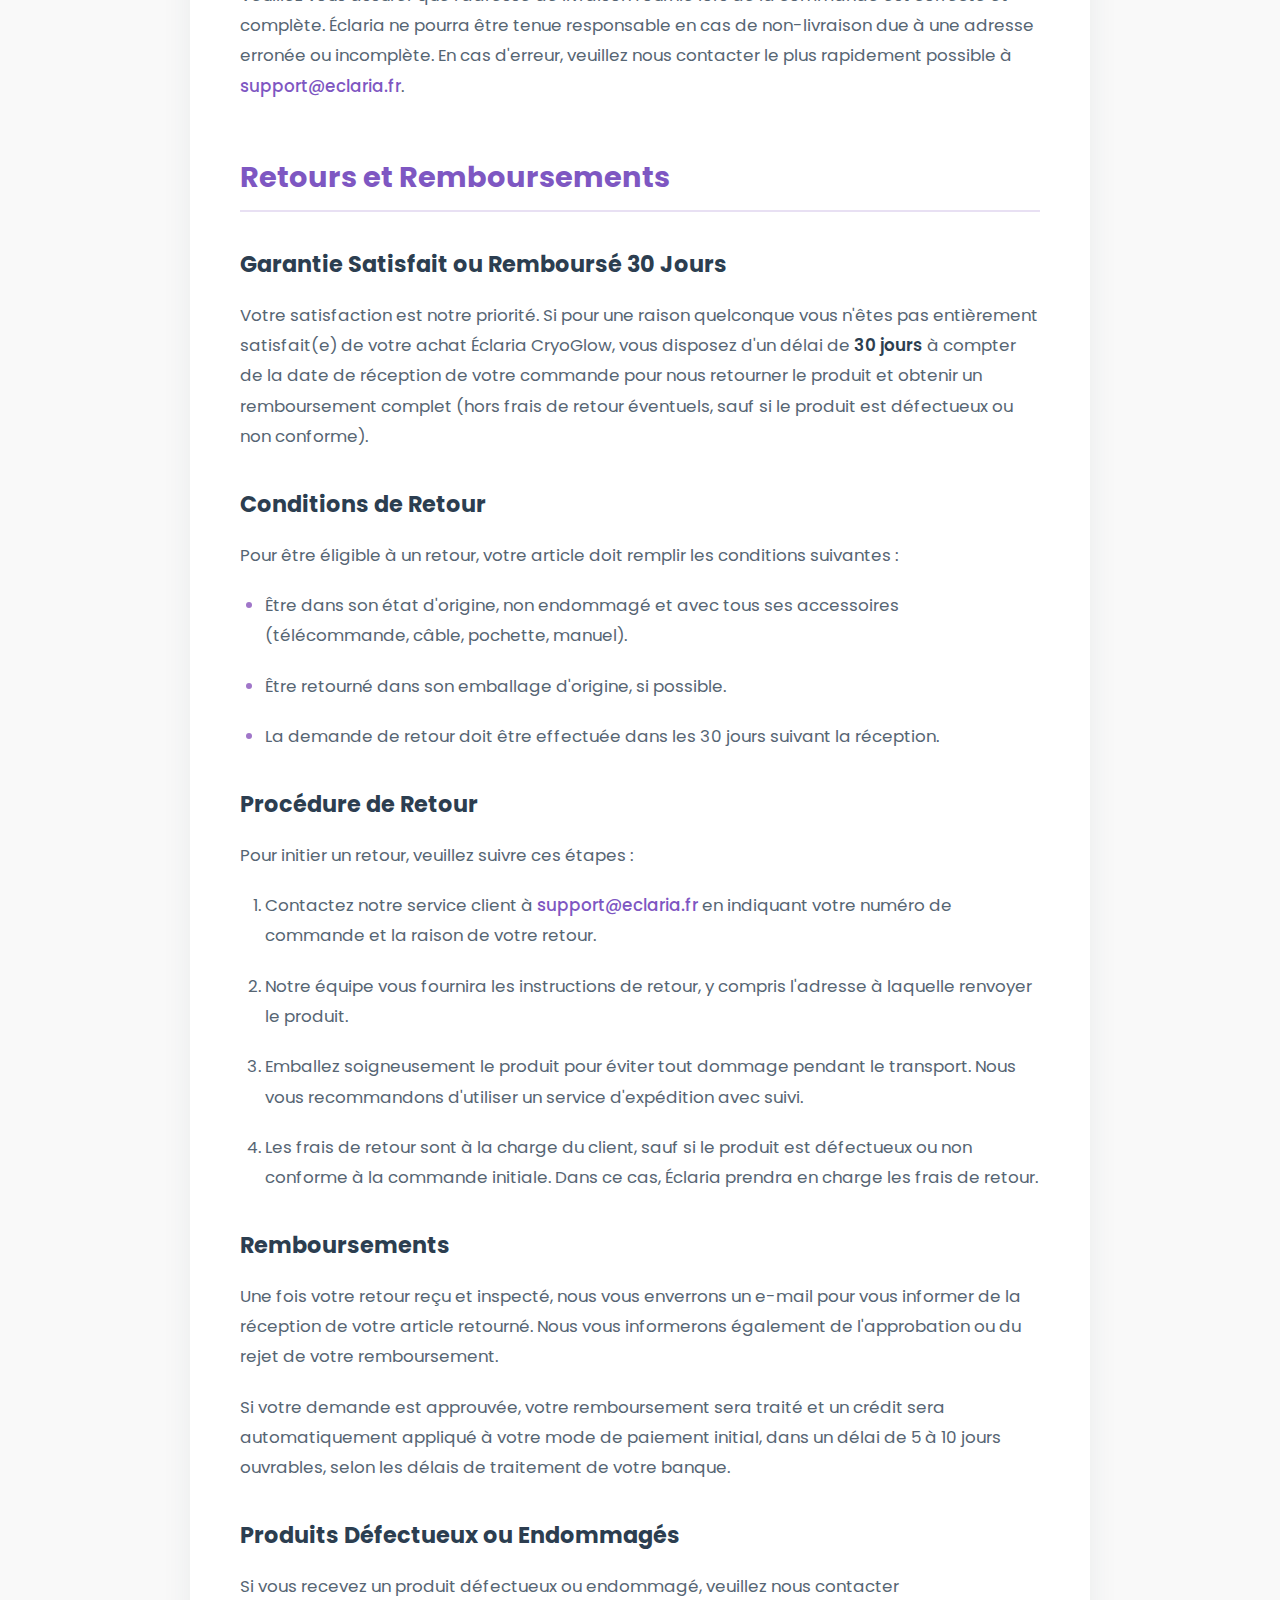
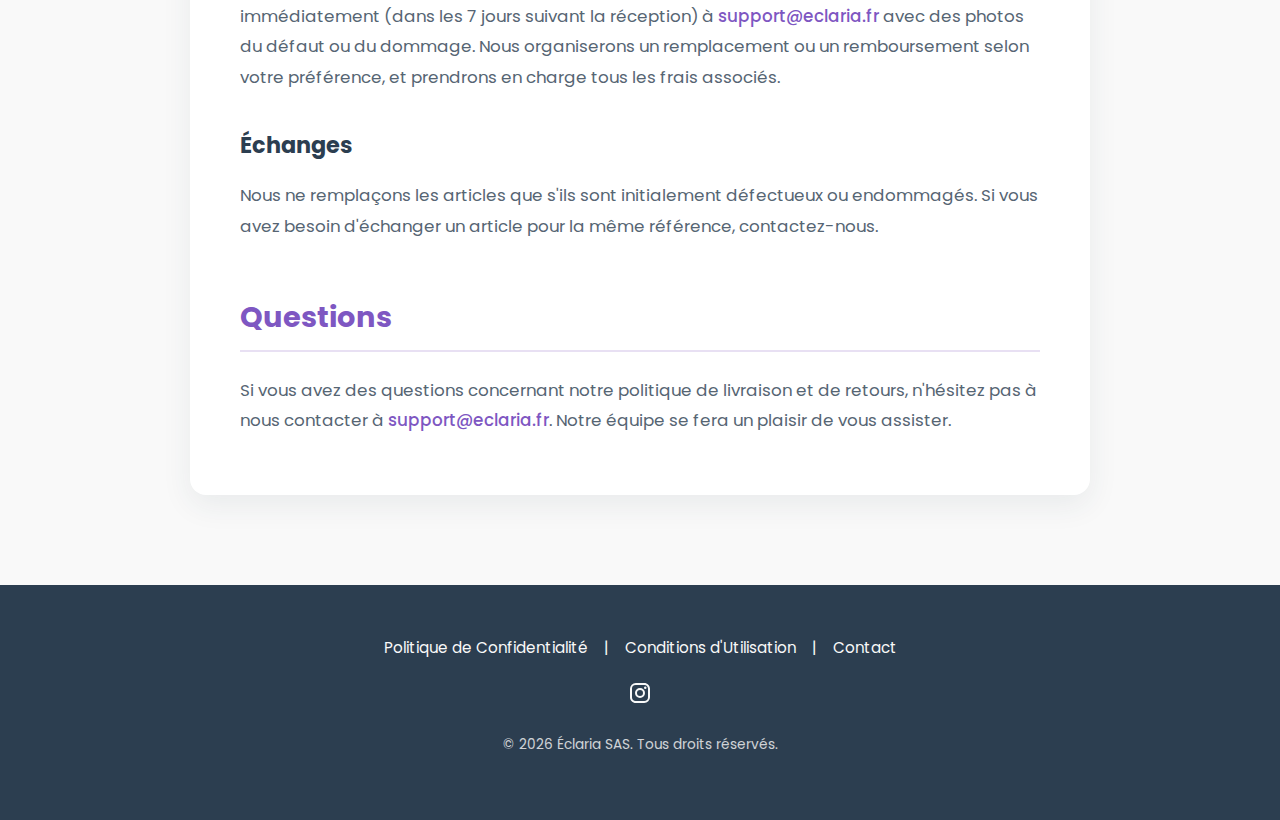
<file: livraison-et-retours.html>
<!DOCTYPE html>
<html lang="fr">
<head>
    <meta charset="UTF-8">
    <meta name="viewport" content="width=device-width, initial-scale=1.0">
    <title>Éclaria - Politique de Livraison et Retours</title>
    <style>
        @import url('https://fonts.googleapis.com/css2?family=Montserrat:wght@300;400;500;600;700&family=Poppins:wght@300;400;500;600&family=Great+Vibes&display=swap');
        :root {
            --lilac-primary: #E8E0F3; --lilac-secondary: #D1C4E9; --lilac-accent: #A076C9; --lilac-dark: #7E57C2;
            --white-pure: #FFFFFF; --silver-light: #F9F9F9; --silver-medium: #E9ECEF; --text-dark: #2C3E50;
            --text-light: #566573; --font-primary: 'Poppins', sans-serif; --font-headings: 'Montserrat', sans-serif;
            --font-logo: 'Great Vibes', cursive; --success-color: #28a745; --error-color: #dc3545;
        }
        *, *::before, *::after { box-sizing: border-box; }
        body { 
            font-family: var(--font-primary); margin: 0; padding: 0; padding-top: 70px; 
            background-color: var(--silver-light); 
            color: var(--text-dark); 
            line-height: 1.7; font-weight: 400;
            -webkit-font-smoothing: antialiased; -moz-osx-font-smoothing: grayscale;
            display: flex; flex-direction: column; min-height: 100vh;
        }
        .container { width: 90%; max-width: 1200px; margin-left: auto; margin-right: auto; padding-left: 15px; padding-right: 15px; }
        
        /* Header (Copied from index.html for consistency) */
        .site-header-new { 
            background-color: rgba(255, 255, 255, 0.97); backdrop-filter: blur(8px); 
            padding: 0 20px; position: fixed; top: 0; left: 0; width: 100%; 
            z-index: 1000; box-shadow: 0 2px 20px rgba(0,0,0,0.07); height: 70px; 
            display: flex; align-items: center; 
        }
        .header-container-new { display: flex; justify-content: space-between; align-items: center; width: 100%; }
        .site-logo-new a { font-family: var(--font-logo); font-size: 2.6em; color: var(--lilac-accent); text-decoration: none; font-weight: normal; }
        #desktop-nav ul { list-style: none; margin: 0; padding: 0; display: flex; }
        #desktop-nav li { margin-left: 28px; }
        #desktop-nav a { text-decoration: none; color: var(--text-dark); font-family: var(--font-headings); font-weight: 500; font-size: 1em; padding-bottom: 5px; position: relative; transition: color 0.3s ease; }
        #desktop-nav a::after { content: ''; position: absolute; bottom: -2px; left: 0; width: 0; height: 2px; background-color: var(--lilac-accent); transition: width 0.3s ease; }
        #desktop-nav a:hover, #desktop-nav a.active-lang { color: var(--lilac-accent); }
        #desktop-nav a:hover::after, #desktop-nav a.active-lang::after { width: 100%; }
        .header-actions { display: flex; align-items: center; }
        .menu-toggle, .cart-icon-new { background: none; border: none; cursor: pointer; padding: 10px; margin-left: 10px; }
        .menu-toggle svg, .cart-icon-new svg { width: 26px; height: 26px; fill: var(--text-dark); transition: fill 0.3s ease; }
        .menu-toggle:hover svg, .cart-icon-new:hover svg { fill: var(--lilac-accent); }
        .language-switcher { margin-left: 20px; display:flex; align-items:center; }
        .language-switcher .lang-link { font-family: var(--font-headings); font-weight: 500; font-size: 0.85em; color: var(--text-light); text-decoration: none; padding: 6px 10px; margin: 0 3px; border-radius: 5px; transition: background-color 0.3s, color 0.3s; }
        .language-switcher .lang-link.active-lang { color: var(--lilac-dark); font-weight: 600; background-color: var(--lilac-primary); }
        .language-switcher .lang-link:hover:not(.active-lang) { background-color: var(--silver-medium); color: var(--text-dark); }
        .offcanvas-menu { position: fixed; top: 0; right: -300px; width: 280px; height: 100%; background-color: var(--white-pure); box-shadow: -5px 0 20px rgba(0,0,0,0.1); padding: 70px 25px 25px; transition: right 0.4s cubic-bezier(0.25, 0.46, 0.45, 0.94); z-index: 1100; display: flex; flex-direction: column; }
        .offcanvas-menu.open { right: 0; }
        .close-menu-btn { position: absolute; top: 20px; right: 20px; background: none; border: none; font-size: 2.2em; cursor: pointer; color: var(--text-light); transition: color 0.3s ease;}
        .close-menu-btn:hover { color: var(--lilac-accent); }
        .offcanvas-menu nav ul { list-style: none; padding: 0; margin: 0; }
        .offcanvas-menu nav li a { display: block; padding: 14px 0; text-decoration: none; color: var(--text-dark); font-family: var(--font-headings); font-weight: 500; font-size: 1.1em; border-bottom: 1px solid var(--silver-light); transition: color 0.3s ease, background-color 0.3s ease; }
        .offcanvas-menu nav li a:hover { color: var(--lilac-accent); background-color: var(--lilac-primary); }
        .offcanvas-menu nav li:last-child a { border-bottom: none; }
        .overlay-screen { display: none; position: fixed; top: 0; left: 0; width: 100%; height: 100%; background-color: rgba(44, 62, 80, 0.5); z-index: 1050; }
        .overlay-screen.active { display: block; }
        
        main { 
            padding-top: 50px; padding-bottom: 70px; 
            flex-grow: 1; display: flex; flex-direction: column;
        }
        
        .site-footer { background-color: var(--text-dark); color: var(--silver-light); padding: 50px 0; text-align: center; font-size: 0.95em; margin-top:auto; }
        .footer-links { margin-bottom: 20px; }
        .footer-links a { color: var(--silver-light); text-decoration: none; margin: 0 12px; transition: color 0.3s ease; }
        .footer-links a:hover { color: var(--lilac-primary); }
        .social-media-footer a { margin: 0 10px; }
        .social-media-footer svg { width: 24px; height: 24px; fill: var(--silver-light); transition: fill 0.3s ease; }
        .social-media-footer a:hover svg { fill: var(--lilac-primary); }
        .copyright { margin-top: 20px; font-size: 0.9em; opacity: 0.8; }

        /* Page Content Wrapper (for static pages) */
        .page-content-wrapper { 
            background-color: var(--white-pure);
            padding: 40px 50px; /* Increased padding */
            border-radius: 16px;
            box-shadow: 0 10px 30px rgba(44,62,80,0.08); /* Softer shadow */
            margin: 20px auto; /* Centered with auto margins */
            max-width: 900px; /* Max width for readability */
        }
        .page-content-wrapper h1 { 
            font-size: 2.6em; /* Larger title */
            margin-bottom: 0.8em;
            color: var(--text-dark);
            text-align: center;
        }
        .page-content-wrapper h2 { 
            font-size: 1.8em; color: var(--lilac-dark); 
            margin-top: 1.8em; margin-bottom: 0.8em; 
            padding-bottom: 8px; border-bottom: 2px solid var(--lilac-primary);
        }
         .page-content-wrapper h3 {
            font-size: 1.4em;
            color: var(--text-dark);
            margin-top: 1.5em;
            margin-bottom: 0.6em;
        }
        .page-content-wrapper p, 
        .page-content-wrapper ul li, 
        .page-content-wrapper ol li { 
            line-height: 1.8; margin-bottom: 1.2em; font-size: 1.05em; color: var(--text-light); 
        }
        .page-content-wrapper ul, 
        .page-content-wrapper ol { 
            list-style-position: outside; padding-left: 25px; margin-bottom: 1.5em; 
        }
        .page-content-wrapper ul li::marker { color: var(--lilac-accent); }
        .page-content-wrapper strong { font-weight: 600; color: var(--text-dark); } 
        .page-content-wrapper a { color: var(--lilac-dark); text-decoration: none; font-weight: 500; }
        .page-content-wrapper a:hover { text-decoration: underline; color: var(--lilac-accent); }
        .page-content-wrapper .date-updated {
            text-align: center;
            font-size: 0.9em;
            color: var(--text-light);
            margin-bottom: 30px;
            display: block;
        }

        @media (max-width: 768px) {
            .site-logo-new a { font-size: 2.3em; } 
            #desktop-nav, #desktop-lang-switcher { display: none !important; } 
            .menu-toggle { display: flex !important; } 
            .language-switcher:not(.offcanvas-lang-switcher) { display: none; }
             .page-content-wrapper { padding: 30px 25px; margin: 15px auto; }
            .page-content-wrapper h1 { font-size: 2.2em; }
            .page-content-wrapper h2 { font-size: 1.6em; }
             .page-content-wrapper h3 { font-size: 1.3em; }
        }
         @media (min-width: 993px) { 
            .menu-toggle { display: none !important; } 
            #desktop-nav { display: flex !important; }
            #desktop-lang-switcher { display: flex !important;}
        }
    </style>
</head>
<body>
    <header class="site-header-new">
        <div class="container header-container-new">
            <div class="site-logo-new">
                <a href="index.html">Éclaria</a>
            </div>
            <nav class="main-navigation" id="desktop-nav">
                 <ul>
                    <li><a href="index.html">Accueil</a></li>
                    <li><a href="produit.html">Produit</a></li>
                    <li><a href="qui-sommes-nous.html">Notre Histoire</a></li>
                    <li><a href="faq.html">FAQ</a></li>
                    <li><a href="contact.html">Contact</a></li>
                </ul>
            </nav>
            <div class="header-actions">
                 <div class="language-switcher" id="desktop-lang-switcher">
                    <a href="livraison-et-retours.html" class="lang-link active-lang" lang="fr" hreflang="fr">FR</a>
                </div>
                <a href="livraison.html" class="cart-icon-new" aria-label="Panier">
                    <svg viewBox="0 0 24 24"><path d="M7 18c-1.1 0-1.99.9-1.99 2S5.9 22 7 22s2-.9 2-2-.9-2-2-2zM1 2v2h2l3.6 7.59-1.35 2.45c-.16.28-.25.61-.25.96 0 1.1.9 2 2 2h12v-2H7.42c-.14 0-.25-.11-.25-.25l.03-.12.9-1.63h7.45c.75 0 1.41-.41 1.75-1.03l3.58-6.49A1.003 1.003 0 0 0 20 4H5.21l-.94-2H1zm16 16c-1.1 0-1.99.9-1.99 2s.9 2 1.99 2 2-.9 2-2-.9-2-2-2z"/></svg>
                </a>
                <button class="menu-toggle" aria-label="Ouvrir le menu" aria-expanded="false" aria-controls="offcanvasMenu">
                    <svg viewBox="0 0 24 24" fill="currentColor"><path d="M3 18h18v-2H3v2zm0-5h18v-2H3v2zm0-7v2h18V6H3z"></path></svg>
                </button>
            </div>
        </div>
    </header>

    <div class="offcanvas-menu" id="offcanvasMenu">
        <button class="close-menu-btn" aria-label="Fermer le menu" aria-controls="offcanvasMenu">&times;</button>
        <nav>
            <ul>
                <li><a href="index.html">Accueil</a></li>
                <li><a href="produit.html">Produit</a></li>
                <li><a href="qui-sommes-nous.html">Notre Histoire</a></li>
                <li><a href="faq.html">FAQ</a></li>
                <li><a href="livraison-et-retours.html" class="active-lang">Livraison & Retours</a></li> 
                <li><a href="paiement.html">Paiement</a></li>
                <li><a href="politique-de-confidentialite.html">Politique de Confidentialité</a></li>
                <li><a href="conditions-utilisation.html">Conditions d'Utilisation</a></li>
                <li><a href="contact.html">Contact</a></li>
            </ul>
        </nav>
        <div class="language-switcher offcanvas-lang-switcher" style="margin-top: auto; padding-top: 20px; border-top: 1px solid var(--silver-light);">
            <p style="font-weight:500; margin-bottom:10px; color:var(--text-dark); font-size:1em;">Langue :</p>
            <a href="livraison-et-retours.html" class="lang-link active-lang" lang="fr" hreflang="fr" style="display:block; margin: 5px 0; padding: 8px 10px;">Français</a>
        </div>
    </div>
    <div class="overlay-screen" id="overlayScreen"></div>

    <main>
        <div class="container">
            <div class="page-content-wrapper">
                <h1>Politique de Livraison et Retours</h1>
                <p class="date-updated">Dernière mise à jour : 25 Juillet 2024</p>

                <p>Chez Éclaria, nous nous engageons à vous offrir une expérience d'achat agréable et transparente, de la commande à la réception de votre produit. Veuillez lire attentivement notre politique de livraison et de retours ci-dessous.</p>

                <h2>Livraison</h2>
                <h3>Zones de Livraison</h3>
                <p>Nous livrons actuellement en France Métropolitaine et en Belgique. Nous travaillons à étendre nos zones de livraison, n'hésitez pas à nous contacter si votre pays n'est pas listé.</p>
                
                <h3>Délais de Livraison</h3>
                <p>Les commandes sont généralement traitées et expédiées sous 1 à 2 jours ouvrables. Une fois expédiée, la livraison prend habituellement :</p>
                <ul>
                    <li><strong>France Métropolitaine :</strong> 2 à 4 jours ouvrables.</li>
                    <li><strong>Belgique :</strong> 3 à 5 jours ouvrables.</li>
                </ul>
                <p>Veuillez noter que ces délais sont estimatifs et peuvent varier en fonction des périodes de forte demande ou des conditions exceptionnelles (grèves, conditions météorologiques, etc.). Un numéro de suivi vous sera communiqué par e-mail dès l'expédition de votre commande pour vous permettre de suivre son acheminement.</p>

                <h3>Frais de Livraison</h3>
                <p>La livraison standard est <strong>offerte</strong> pour toutes les commandes en France Métropolitaine et en Belgique.</p>
                <p>Des options de livraison express pourront être proposées à l'avenir, avec des frais supplémentaires indiqués lors du processus de commande.</p>

                <h3>Suivi de Commande</h3>
                <p>Dès que votre commande est expédiée, vous recevrez un e-mail contenant votre numéro de suivi. Vous pourrez ainsi suivre l'état de votre livraison directement sur le site du transporteur.</p>

                <h3>Adresse de Livraison</h3>
                <p>Veuillez vous assurer que l'adresse de livraison fournie lors de la commande est correcte et complète. Éclaria ne pourra être tenue responsable en cas de non-livraison due à une adresse erronée ou incomplète. En cas d'erreur, veuillez nous contacter le plus rapidement possible à <a href="mailto:support@eclaria.fr">support@eclaria.fr</a>.</p>

                <h2>Retours et Remboursements</h2>
                <h3>Garantie Satisfait ou Remboursé 30 Jours</h3>
                <p>Votre satisfaction est notre priorité. Si pour une raison quelconque vous n'êtes pas entièrement satisfait(e) de votre achat Éclaria CryoGlow, vous disposez d'un délai de <strong>30 jours</strong> à compter de la date de réception de votre commande pour nous retourner le produit et obtenir un remboursement complet (hors frais de retour éventuels, sauf si le produit est défectueux ou non conforme).</p>

                <h3>Conditions de Retour</h3>
                <p>Pour être éligible à un retour, votre article doit remplir les conditions suivantes :</p>
                <ul>
                    <li>Être dans son état d'origine, non endommagé et avec tous ses accessoires (télécommande, câble, pochette, manuel).</li>
                    <li>Être retourné dans son emballage d'origine, si possible.</li>
                    <li>La demande de retour doit être effectuée dans les 30 jours suivant la réception.</li>
                </ul>

                <h3>Procédure de Retour</h3>
                <p>Pour initier un retour, veuillez suivre ces étapes :</p>
                <ol>
                    <li>Contactez notre service client à <a href="mailto:support@eclaria.fr">support@eclaria.fr</a> en indiquant votre numéro de commande et la raison de votre retour.</li>
                    <li>Notre équipe vous fournira les instructions de retour, y compris l'adresse à laquelle renvoyer le produit.</li>
                    <li>Emballez soigneusement le produit pour éviter tout dommage pendant le transport. Nous vous recommandons d'utiliser un service d'expédition avec suivi.</li>
                    <li>Les frais de retour sont à la charge du client, sauf si le produit est défectueux ou non conforme à la commande initiale. Dans ce cas, Éclaria prendra en charge les frais de retour.</li>
                </ol>

                <h3>Remboursements</h3>
                <p>Une fois votre retour reçu et inspecté, nous vous enverrons un e-mail pour vous informer de la réception de votre article retourné. Nous vous informerons également de l'approbation ou du rejet de votre remboursement.</p>
                <p>Si votre demande est approuvée, votre remboursement sera traité et un crédit sera automatiquement appliqué à votre mode de paiement initial, dans un délai de 5 à 10 jours ouvrables, selon les délais de traitement de votre banque.</p>

                <h3>Produits Défectueux ou Endommagés</h3>
                <p>Si vous recevez un produit défectueux ou endommagé, veuillez nous contacter immédiatement (dans les 7 jours suivant la réception) à <a href="mailto:support@eclaria.fr">support@eclaria.fr</a> avec des photos du défaut ou du dommage. Nous organiserons un remplacement ou un remboursement selon votre préférence, et prendrons en charge tous les frais associés.</p>

                <h3>Échanges</h3>
                <p>Nous ne remplaçons les articles que s'ils sont initialement défectueux ou endommagés. Si vous avez besoin d'échanger un article pour la même référence, contactez-nous.</p>

                <h2>Questions</h2>
                <p>Si vous avez des questions concernant notre politique de livraison et de retours, n'hésitez pas à nous contacter à <a href="mailto:support@eclaria.fr">support@eclaria.fr</a>. Notre équipe se fera un plaisir de vous assister.</p>
            </div>
        </div>
    </main>
    <footer class="site-footer">
        <div class="container footer-container">
            <div class="footer-links">
                <a href="politique-de-confidentialite.html">Politique de Confidentialité</a> |
                <a href="conditions-utilisation.html">Conditions d'Utilisation</a> |
                <a href="contact.html">Contact</a>
            </div>
            <div class="social-media-footer">
                <a href="https://instagram.com/eclaria_officiel" target="_blank" aria-label="Instagram Éclaria"><svg viewBox="0 0 24 24"><path d="M7.8 2h8.4C19.4 2 22 4.6 22 7.8v8.4a5.8 5.8 0 0 1-5.8 5.8H7.8C4.6 22 2 19.4 2 16.2V7.8A5.8 5.8 0 0 1 7.8 2m-.2 2A3.6 3.6 0 0 0 4 7.6v8.8C4 18.39 5.61 20 7.6 20h8.8c1.99 0 3.6-1.61 3.6-3.6V7.6C20 5.61 18.39 4 16.4 4H7.6m9.65 1.5a1.25 1.25 0 1 1 0 2.5 1.25 1.25 0 0 1 0-2.5M12 7a5 5 0 1 1 0 10 5 5 0 0 1 0-10m0 2a3 3 0 1 0 0 6 3 3 0 0 0 0-6z"/></svg></a>
            </div>
            <p class="copyright">&copy; <script>document.write(new Date().getFullYear());</script> Éclaria SAS. Tous droits réservés.</p>
        </div>
    </footer>
    <script>
        document.addEventListener('DOMContentLoaded', function() {
            // Menu Off-canvas (copied from index.html)
            const menuToggle = document.querySelector('.menu-toggle');
            const closeMenuBtn = document.querySelector('.close-menu-btn');
            const offcanvasMenu = document.getElementById('offcanvasMenu');
            const overlayScreen = document.getElementById('overlayScreen');
            
            function openMenu() {
                if(offcanvasMenu) offcanvasMenu.classList.add('open');
                if(overlayScreen) overlayScreen.classList.add('active');
                if(menuToggle) menuToggle.setAttribute('aria-expanded', 'true');
                document.body.style.overflow = 'hidden';
            }

            function closeMenu() {
                if(offcanvasMenu) offcanvasMenu.classList.remove('open');
                if(overlayScreen) overlayScreen.classList.remove('active');
                if(menuToggle) menuToggle.setAttribute('aria-expanded', 'false');
                document.body.style.overflow = '';
            }

            if (menuToggle) menuToggle.addEventListener('click', openMenu);
            if (closeMenuBtn) closeMenuBtn.addEventListener('click', closeMenu);
            if (overlayScreen) overlayScreen.addEventListener('click', closeMenu);

            // Gestion responsive du header (copied from index.html)
            const desktopNav = document.getElementById('desktop-nav');
            const desktopLangSwitcher = document.getElementById('desktop-lang-switcher');
            function handleResize() {
                const isDesktop = window.innerWidth > 992;
                if(desktopNav) desktopNav.style.display = isDesktop ? 'flex' : 'none';
                if(desktopLangSwitcher) desktopLangSwitcher.style.display = isDesktop ? 'flex' : 'none';
                if(menuToggle) menuToggle.style.display = isDesktop ? 'none' : 'flex';
                if (isDesktop && offcanvasMenu && offcanvasMenu.classList.contains('open')) { 
                    closeMenu();
                }
            }
            window.addEventListener('resize', handleResize);
            handleResize(); 

            // Active link styling (copied from index.html)
            const currentPath = window.location.pathname.split("/").pop() || "index.html";
            const navLinks = document.querySelectorAll('#desktop-nav ul li a, .offcanvas-menu nav ul li a');
            navLinks.forEach(link => {
                const linkPath = link.getAttribute('href').split("/").pop() || "index.html";
                 if (linkPath === currentPath || (currentPath === "livraison-et-retours.html" && linkPath === "livraison-et-retours.html")) { 
                    link.classList.add('active-lang');
                } else {
                    link.classList.remove('active-lang');
                }
            });
            
            console.log('Éclaria Page Livraison et Retours (FR) v2 chargée avec succès !');
        });
    </script>
</body>
</html>
</file>
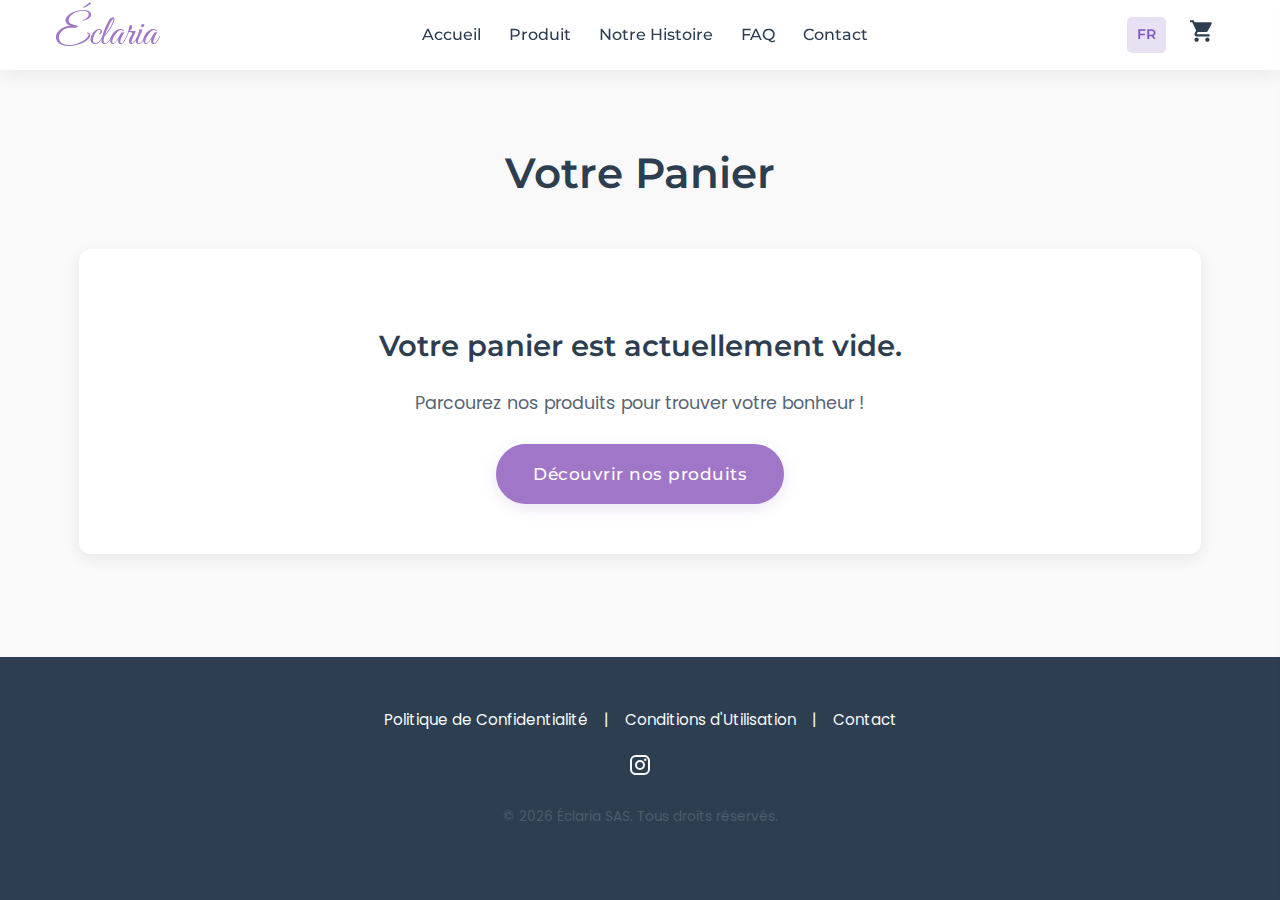
<file: panier.html>
<!DOCTYPE html>
<html lang="fr">
<head>
    <meta charset="UTF-8">
    <meta name="viewport" content="width=device-width, initial-scale=1.0">
    <title>Éclaria - Votre Panier</title>
    <style>
        @import url('https://fonts.googleapis.com/css2?family=Montserrat:wght@300;400;500;600;700&family=Poppins:wght@300;400;500;600&family=Great+Vibes&display=swap');
        :root {
            --lilac-primary: #E8E0F3; --lilac-secondary: #D1C4E9; --lilac-accent: #A076C9; --lilac-dark: #7E57C2;
            --white-pure: #FFFFFF; --silver-light: #F9F9F9; --silver-medium: #E9ECEF; --text-dark: #2C3E50;
            --text-light: #566573; --font-primary: 'Poppins', sans-serif; --font-headings: 'Montserrat', sans-serif;
            --font-logo: 'Great Vibes', cursive; --success-color: #28a745; --error-color: #dc3545;
        }
        *, *::before, *::after { box-sizing: border-box; }
        body { 
            font-family: var(--font-primary); margin: 0; padding: 0; padding-top: 70px; 
            background-color: var(--silver-light); 
            color: var(--text-dark); 
            line-height: 1.7; font-weight: 400;
            -webkit-font-smoothing: antialiased; -moz-osx-font-smoothing: grayscale;
            display: flex; flex-direction: column; min-height: 100vh;
        }
        .container { width: 90%; max-width: 1200px; margin-left: auto; margin-right: auto; padding-left: 15px; padding-right: 15px; }
        
        .site-header-new { 
            background-color: rgba(255, 255, 255, 0.97); backdrop-filter: blur(8px); 
            padding: 0 20px; position: fixed; top: 0; left: 0; width: 100%; 
            z-index: 1000; box-shadow: 0 2px 20px rgba(0,0,0,0.07); height: 70px; 
            display: flex; align-items: center; 
        }
        .header-container-new { display: flex; justify-content: space-between; align-items: center; width: 100%; }
        .site-logo-new a { font-family: var(--font-logo); font-size: 2.6em; color: var(--lilac-accent); text-decoration: none; font-weight: normal; }
        #desktop-nav ul { list-style: none; margin: 0; padding: 0; display: flex; }
        #desktop-nav li { margin-left: 28px; }
        #desktop-nav a { text-decoration: none; color: var(--text-dark); font-family: var(--font-headings); font-weight: 500; font-size: 1em; padding-bottom: 5px; position: relative; transition: color 0.3s ease; }
        #desktop-nav a::after { content: ''; position: absolute; bottom: -2px; left: 0; width: 0; height: 2px; background-color: var(--lilac-accent); transition: width 0.3s ease; }
        #desktop-nav a:hover, #desktop-nav a.active-lang { color: var(--lilac-accent); }
        #desktop-nav a:hover::after, #desktop-nav a.active-lang::after { width: 100%; }
        .header-actions { display: flex; align-items: center; }
        .menu-toggle { background: none; border: none; cursor: pointer; padding: 10px; margin-left: 10px; }
        .cart-icon-new { position: relative; background: none; border: none; cursor: pointer; padding: 10px; margin-left: 10px; text-decoration: none;}
        .menu-toggle svg, .cart-icon-new svg { width: 26px; height: 26px; fill: var(--text-dark); transition: fill 0.3s ease; }
        .menu-toggle:hover svg, .cart-icon-new:hover svg { fill: var(--lilac-accent); }
        .cart-counter {
            position: absolute; top: -5px; right: -5px; background-color: var(--error-color); color: var(--white-pure);
            border-radius: 50%; width: 18px; height: 18px; font-size: 0.7em; font-weight: 600;
            display: flex; align-items: center; justify-content: center; line-height: 1; pointer-events: none;
        }
        .language-switcher { margin-left: 20px; display:flex; align-items:center; }
        .language-switcher .lang-link { font-family: var(--font-headings); font-weight: 500; font-size: 0.85em; color: var(--text-light); text-decoration: none; padding: 6px 10px; margin: 0 3px; border-radius: 5px; transition: background-color 0.3s, color 0.3s; }
        .language-switcher .lang-link.active-lang { color: var(--lilac-dark); font-weight: 600; background-color: var(--lilac-primary); }
        .language-switcher .lang-link:hover:not(.active-lang) { background-color: var(--silver-medium); color: var(--text-dark); }
        .offcanvas-menu { position: fixed; top: 0; right: -300px; width: 280px; height: 100%; background-color: var(--white-pure); box-shadow: -5px 0 20px rgba(0,0,0,0.1); padding: 70px 25px 25px; transition: right 0.4s cubic-bezier(0.25, 0.46, 0.45, 0.94); z-index: 1100; display: flex; flex-direction: column; }
        .offcanvas-menu.open { right: 0; }
        .close-menu-btn { position: absolute; top: 20px; right: 20px; background: none; border: none; font-size: 2.2em; cursor: pointer; color: var(--text-light); transition: color 0.3s ease;}
        .close-menu-btn:hover { color: var(--lilac-accent); }
        .offcanvas-menu nav ul { list-style: none; padding: 0; margin: 0; }
        .offcanvas-menu nav li a { display: block; padding: 14px 0; text-decoration: none; color: var(--text-dark); font-family: var(--font-headings); font-weight: 500; font-size: 1.1em; border-bottom: 1px solid var(--silver-light); transition: color 0.3s ease, background-color 0.3s ease; }
        .offcanvas-menu nav li a:hover { color: var(--lilac-accent); background-color: var(--lilac-primary); }
        .offcanvas-menu nav li:last-child a { border-bottom: none; }
        .overlay-screen { display: none; position: fixed; top: 0; left: 0; width: 100%; height: 100%; background-color: rgba(44, 62, 80, 0.5); z-index: 1050; }
        .overlay-screen.active { display: block; }
        
        main { 
            padding-top: 40px; padding-bottom: 60px; 
            flex-grow: 1; display: flex; flex-direction: column;
        }
        h1, h2, h3 { font-family: var(--font-headings); font-weight: 600; color: var(--text-dark); margin-bottom: 0.8em; }
        h1 { font-size: 2.6em; text-align: center; margin-bottom: 40px;}
        p { margin-bottom: 1.6em; font-size: 1.05em; color:var(--text-light); }
        .btn { display: inline-block; padding: 14px 35px; font-family: var(--font-headings); font-weight: 500; font-size: 1.05em; text-decoration: none; border-radius: 50px; transition: all 0.3s ease; cursor: pointer; border: 2px solid transparent; letter-spacing: 0.5px; }
        .btn-primary { background-color: var(--lilac-accent); color: var(--white-pure); border-color: var(--lilac-accent); box-shadow: 0 4px 15px rgba(160, 118, 201, 0.2); }
        .btn-primary:hover { background-color: var(--lilac-dark); border-color: var(--lilac-dark); transform: translateY(-3px); box-shadow: 0 6px 20px rgba(126, 87, 194, 0.3); }
        .btn-secondary { background-color: var(--silver-medium); color: var(--text-dark); border-color: var(--silver-medium); }
        .btn-secondary:hover { background-color: var(--lilac-secondary); border-color: var(--lilac-secondary); color: var(--text-dark); }
        .btn-danger { background-color: var(--error-color); color: var(--white-pure); border-color: var(--error-color); }
        .btn-danger:hover { background-color: #c82333; border-color: #bd2130;}

        .site-footer { background-color: var(--text-dark); color: var(--silver-light); padding: 50px 0; text-align: center; font-size: 0.95em; margin-top:auto; }
        .footer-links { margin-bottom: 20px; }
        .footer-links a { color: var(--silver-light); text-decoration: none; margin: 0 12px; transition: color 0.3s ease; }
        .footer-links a:hover { color: var(--lilac-primary); }
        .social-media-footer a { margin: 0 10px; }
        .social-media-footer svg { width: 24px; height: 24px; fill: var(--silver-light); transition: fill 0.3s ease; }
        .social-media-footer a:hover svg { fill: var(--lilac-primary); }
        .copyright { margin-top: 20px; font-size: 0.9em; opacity: 0.8; }

        /* Cart Page Specific Styles */
        .cart-page-container { display: flex; flex-direction: column; gap: 30px; }
        .cart-items-list { flex-grow: 1; }
        .cart-item {
            display: flex;
            align-items: center;
            background-color: var(--white-pure);
            padding: 20px;
            border-radius: 12px;
            box-shadow: 0 5px 15px rgba(0,0,0,0.07);
            margin-bottom: 20px;
        }
        .cart-item-image img {
            width: 100px; height: 100px;
            object-fit: cover; border-radius: 8px;
            margin-right: 20px; border: 1px solid var(--silver-medium);
        }
        .cart-item-details { flex-grow: 1; }
        .cart-item-details h3 { font-size: 1.2em; margin: 0 0 5px 0; color: var(--text-dark); }
        .cart-item-details h3 a { text-decoration: none; color: inherit; }
        .cart-item-details h3 a:hover { color: var(--lilac-accent); }
        .cart-item-price-single { font-size: 0.9em; color: var(--text-light); margin-bottom: 10px; }
        
        .cart-item-quantity { display: flex; align-items: center; gap: 8px; margin-bottom: 10px;}
        .cart-item-quantity label { font-size: 0.9em; margin-right: 5px; }
        .cart-item-quantity input[type="number"] {
            width: 60px; padding: 8px; text-align: center;
            border: 1px solid var(--silver-medium); border-radius: 5px; font-size: 1em;
            -moz-appearance: textfield; /* Firefox */
        }
        .cart-item-quantity input[type="number"]::-webkit-outer-spin-button,
        .cart-item-quantity input[type="number"]::-webkit-inner-spin-button {
            -webkit-appearance: none; margin: 0; /* Safari and Chrome */
        }
         .cart-item-actions { display: flex; flex-direction: column; align-items: flex-end; margin-left: 20px; text-align: right; }
        .cart-item-total-price { font-size: 1.2em; font-weight: 600; color: var(--lilac-dark); margin-bottom: 10px; }
        .cart-item-remove button { font-size: 0.85em; padding: 6px 12px; }

        .cart-summary {
            background-color: var(--white-pure);
            padding: 30px;
            border-radius: 12px;
            box-shadow: 0 5px 15px rgba(0,0,0,0.07);
        }
        .cart-summary h2 { font-size: 1.6em; margin-bottom: 20px; padding-bottom: 10px; border-bottom: 1px solid var(--silver-medium); }
        .cart-summary p { display: flex; justify-content: space-between; font-size: 1.05em; margin-bottom: 12px; }
        .cart-summary strong { font-weight: 600; }
        .cart-summary .grand-total strong { font-size: 1.3em; color: var(--lilac-dark); }
        .cart-summary .btn-checkout { width: 100%; margin-top: 20px; font-size: 1.15em; text-transform: uppercase; }
        
        .cart-empty-message { text-align: center; padding: 50px 20px; background-color: var(--white-pure); border-radius: 12px; box-shadow: 0 5px 15px rgba(0,0,0,0.07); }
        .cart-empty-message h2 { font-size: 1.8em; color: var(--text-dark); margin-bottom: 15px; }
        .cart-empty-message p { font-size: 1.1em; color: var(--text-light); margin-bottom: 25px; }

        @media (min-width: 993px) {
            .cart-page-container { flex-direction: row; align-items: flex-start; }
            .cart-items-list { flex: 2.5; margin-right: 30px; }
            .cart-summary { flex: 1; position: sticky; top: 90px; /* Header height + margin */ }
        }
        @media (max-width: 768px) {
            .site-logo-new a { font-size: 2.3em; } 
            #desktop-nav, #desktop-lang-switcher { display: none !important; } 
            .menu-toggle { display: flex !important; } 
            .language-switcher:not(.offcanvas-lang-switcher) { display: none; }
            h1 { font-size: 2.2em; }
            .cart-item { flex-direction: column; align-items: flex-start; }
            .cart-item-image { margin-bottom: 15px; margin-right: 0; align-self: center;}
            .cart-item-actions { align-items: flex-start; margin-left: 0; margin-top: 10px; width: 100%;}
            .cart-item-total-price { align-self: flex-end;}
            .cart-item-remove button { width: 100%; }
        }
         @media (min-width: 993px) { 
            .menu-toggle { display: none !important; } 
            #desktop-nav { display: flex !important; }
            #desktop-lang-switcher { display: flex !important;}
        }

    </style>
</head>
<body>
    <header class="site-header-new">
        <div class="container header-container-new">
            <div class="site-logo-new">
                <a href="index.html">Éclaria</a>
            </div>
            <nav class="main-navigation" id="desktop-nav">
                 <ul>
                    <li><a href="index.html">Accueil</a></li>
                    <li><a href="produit.html">Produit</a></li>
                    <li><a href="qui-sommes-nous.html">Notre Histoire</a></li>
                    <li><a href="faq.html">FAQ</a></li>
                    <li><a href="contact.html">Contact</a></li>
                </ul>
            </nav>
            <div class="header-actions">
                 <div class="language-switcher" id="desktop-lang-switcher">
                    <a href="panier.html" class="lang-link active-lang" lang="fr" hreflang="fr">FR</a>
                </div>
                <a href="panier.html" class="cart-icon-new" aria-label="Panier">
                    <svg viewBox="0 0 24 24"><path d="M7 18c-1.1 0-1.99.9-1.99 2S5.9 22 7 22s2-.9 2-2-.9-2-2-2zM1 2v2h2l3.6 7.59-1.35 2.45c-.16.28-.25.61-.25.96 0 1.1.9 2 2 2h12v-2H7.42c-.14 0-.25-.11-.25-.25l.03-.12.9-1.63h7.45c.75 0 1.41-.41 1.75-1.03l3.58-6.49A1.003 1.003 0 0 0 20 4H5.21l-.94-2H1zm16 16c-1.1 0-1.99.9-1.99 2s.9 2 1.99 2 2-.9 2-2-.9-2-2-2z"/></svg>
                    <span class="cart-counter" style="display: none;">0</span>
                </a>
                <button class="menu-toggle" aria-label="Ouvrir le menu" aria-expanded="false" aria-controls="offcanvasMenu">
                    <svg viewBox="0 0 24 24" fill="currentColor"><path d="M3 18h18v-2H3v2zm0-5h18v-2H3v2zm0-7v2h18V6H3z"></path></svg>
                </button>
            </div>
        </div>
    </header>

    <div class="offcanvas-menu" id="offcanvasMenu">
        <button class="close-menu-btn" aria-label="Fermer le menu" aria-controls="offcanvasMenu">&times;</button>
        <nav>
            <ul>
                <li><a href="index.html">Accueil</a></li>
                <li><a href="produit.html">Produit</a></li>
                <li><a href="qui-sommes-nous.html">Notre Histoire</a></li>
                <li><a href="faq.html">FAQ</a></li>
                <li><a href="livraison-et-retours.html">Livraison & Retours</a></li>
                <li><a href="paiement.html">Paiement</a></li>
                <li><a href="politique-de-confidentialite.html">Politique de Confidentialité</a></li>
                <li><a href="conditions-utilisation.html">Conditions d'Utilisation</a></li>
                <li><a href="contact.html">Contact</a></li>
            </ul>
        </nav>
        <div class="language-switcher offcanvas-lang-switcher" style="margin-top: auto; padding-top: 20px; border-top: 1px solid var(--silver-light);">
            <p style="font-weight:500; margin-bottom:10px; color:var(--text-dark); font-size:1em;">Langue :</p>
            <a href="panier.html" class="lang-link active-lang" lang="fr" hreflang="fr" style="display:block; margin: 5px 0; padding: 8px 10px;">Français</a>
        </div>
    </div>
    <div class="overlay-screen" id="overlayScreen"></div>
    
    <main>
        <div class="container">
            <h1>Votre Panier</h1>
            <div id="cart-container" class="cart-page-container">
                <!-- Les articles du panier seront injectés ici par JavaScript -->
                <div class="cart-items-list" id="cart-items-list-container">
                    <!-- Exemple d'un article (sera généré par JS) -->
                    <!-- 
                    <div class="cart-item" data-idproduit="cryoglow01">
                        <div class="cart-item-image">
                            <img src="710E7veA9BL._SL1500_.jpg" alt="Masque Facial CryoGlow LED">
                        </div>
                        <div class="cart-item-details">
                            <h3><a href="produit.html">Masque Facial CryoGlow LED</a></h3>
                            <p class="cart-item-price-single">Prix unitaire: 149€</p>
                            <div class="cart-item-quantity">
                                <label for="qty-cryoglow01">Qté:</label>
                                <input type="number" id="qty-cryoglow01" value="1" min="1" max="10" class="item-quantity-input">
                            </div>
                        </div>
                        <div class="cart-item-actions">
                            <p class="cart-item-total-price">149€</p>
                            <button class="btn btn-danger btn-sm item-remove-button">Supprimer</button>
                        </div>
                    </div>
                    -->
                </div>

                <div class="cart-summary" id="cart-summary-container" style="display: none;">
                    <h2>Récapitulatif</h2>
                    <p><span>Sous-total :</span> <strong id="cart-subtotal">0€</strong></p>
                    <p><span>Livraison :</span> <strong>Offerte</strong></p>
                    <hr style="border: none; border-top: 1px dashed var(--silver-medium); margin: 15px 0;">
                    <p class="grand-total"><span>Total :</span> <strong id="cart-grandtotal">0€</strong></p>
                    <a href="livraison.html" class="btn btn-primary btn-checkout">Valider mon panier</a>
                    <a href="produit.html" class="btn btn-secondary" style="width: 100%; margin-top: 15px; text-align:center;">Continuer mes achats</a>
                </div>
            </div>
             <div id="cart-empty-message-container" class="cart-empty-message" style="display: none;">
                <h2>Votre panier est actuellement vide.</h2>
                <p>Parcourez nos produits pour trouver votre bonheur !</p>
                <a href="produit.html" class="btn btn-primary">Découvrir nos produits</a>
            </div>
        </div>
    </main>

    <footer class="site-footer">
        <div class="container footer-container">
            <div class="footer-links">
                <a href="politique-de-confidentialite.html">Politique de Confidentialité</a> |
                <a href="conditions-utilisation.html">Conditions d'Utilisation</a> |
                <a href="contact.html">Contact</a>
            </div>
            <div class="social-media-footer">
                <a href="https://instagram.com/eclaria_officiel" target="_blank" aria-label="Instagram Éclaria"><svg viewBox="0 0 24 24"><path d="M7.8 2h8.4C19.4 2 22 4.6 22 7.8v8.4a5.8 5.8 0 0 1-5.8 5.8H7.8C4.6 22 2 19.4 2 16.2V7.8A5.8 5.8 0 0 1 7.8 2m-.2 2A3.6 3.6 0 0 0 4 7.6v8.8C4 18.39 5.61 20 7.6 20h8.8c1.99 0 3.6-1.61 3.6-3.6V7.6C20 5.61 18.39 4 16.4 4H7.6m9.65 1.5a1.25 1.25 0 1 1 0 2.5 1.25 1.25 0 0 1 0-2.5M12 7a5 5 0 1 1 0 10 5 5 0 0 1 0-10m0 2a3 3 0 1 0 0 6 3 3 0 0 0 0-6z"/></svg></a>
            </div>
            <p class="copyright">&copy; <script>document.write(new Date().getFullYear());</script> Éclaria SAS. Tous droits réservés.</p>
        </div>
    </footer>

    <script>
        document.addEventListener('DOMContentLoaded', function() {
            // Menu Off-canvas (copied from index.html)
            const menuToggle = document.querySelector('.menu-toggle');
            const closeMenuBtn = document.querySelector('.close-menu-btn');
            const offcanvasMenu = document.getElementById('offcanvasMenu');
            const overlayScreen = document.getElementById('overlayScreen');
            
            function openMenu() { /* ... */ }
            function closeMenu() { /* ... */ }
            if (menuToggle) menuToggle.addEventListener('click', openMenu);
            if (closeMenuBtn) closeMenuBtn.addEventListener('click', closeMenu);
            if (overlayScreen) overlayScreen.addEventListener('click', closeMenu);

            const desktopNav = document.getElementById('desktop-nav');
            const desktopLangSwitcher = document.getElementById('desktop-lang-switcher');
            function handleResize() {
                const isDesktop = window.innerWidth > 992;
                if(desktopNav) desktopNav.style.display = isDesktop ? 'flex' : 'none';
                if(desktopLangSwitcher) desktopLangSwitcher.style.display = isDesktop ? 'flex' : 'none';
                if(menuToggle) menuToggle.style.display = isDesktop ? 'none' : 'flex';
                if (isDesktop && offcanvasMenu && offcanvasMenu.classList.contains('open')) { 
                    closeMenu();
                }
            }
            window.addEventListener('resize', handleResize);
            handleResize(); 

            const currentPath = window.location.pathname.split("/").pop() || "index.html";
            const navLinks = document.querySelectorAll('#desktop-nav ul li a, .offcanvas-menu nav ul li a');
            navLinks.forEach(link => {
                const linkPath = link.getAttribute('href').split("/").pop() || "index.html";
                if (linkPath === currentPath || (currentPath === "panier.html" && linkPath === "panier.html")) { 
                    link.classList.add('active-lang'); 
                } else {
                    link.classList.remove('active-lang');
                }
            });
            
            // --- Fonctions de gestion du Panier ---
            function getPanier() {
                const panier = localStorage.getItem('eclaria_panier');
                return panier ? JSON.parse(panier) : [];
            }

            function savePanier(panier) {
                localStorage.setItem('eclaria_panier', JSON.stringify(panier));
                mettreAJourCompteurPanier();
                afficherPanier(); // Re-render cart on save
            }
            
            function getNombreTotalArticles() {
                const panier = getPanier();
                return panier.reduce((total, item) => total + item.quantite, 0);
            }

            function mettreAJourCompteurPanier() {
                const nombreArticles = getNombreTotalArticles();
                const compteursPanier = document.querySelectorAll('.cart-counter');
                compteursPanier.forEach(compteur => {
                    if (compteur) {
                        if (nombreArticles > 0) {
                            compteur.textContent = nombreArticles;
                            compteur.style.display = 'flex';
                        } else {
                            compteur.style.display = 'none';
                        }
                    }
                });
            }

            function modifierQuantite(idProduit, nouvelleQuantite) {
                let panier = getPanier();
                const itemIndex = panier.findIndex(item => item.idProduit === idProduit);
                if (itemIndex > -1) {
                    nouvelleQuantite = parseInt(nouvelleQuantite);
                    if (nouvelleQuantite > 0 && nouvelleQuantite <= 10) { // Max 10
                        panier[itemIndex].quantite = nouvelleQuantite;
                    } else if (nouvelleQuantite <= 0) {
                        panier.splice(itemIndex, 1); // Supprimer si quantité <= 0
                    }
                }
                savePanier(panier);
            }

            function supprimerArticle(idProduit) {
                let panier = getPanier();
                panier = panier.filter(item => item.idProduit !== idProduit);
                savePanier(panier);
            }

            function afficherPanier() {
                const panier = getPanier();
                const containerArticles = document.getElementById('cart-items-list-container');
                const resumePanierContainer = document.getElementById('cart-summary-container');
                const messagePanierVideContainer = document.getElementById('cart-empty-message-container');
                
                if (!containerArticles || !resumePanierContainer || !messagePanierVideContainer) return;

                containerArticles.innerHTML = ''; // Vider la liste actuelle

                if (panier.length === 0) {
                    messagePanierVideContainer.style.display = 'block';
                    resumePanierContainer.style.display = 'none';
                    containerArticles.style.display = 'none';
                } else {
                    messagePanierVideContainer.style.display = 'none';
                    resumePanierContainer.style.display = 'block';
                    containerArticles.style.display = 'block';
                    let sousTotal = 0;

                    panier.forEach(item => {
                        const prixTotalItem = item.prixUnitaire * item.quantite;
                        sousTotal += prixTotalItem;

                        const itemHtml = `
                            <div class="cart-item" data-idproduit="${item.idProduit}">
                                <div class="cart-item-image">
                                    <img src="${item.imageSrc}" alt="${item.nomProduit}">
                                </div>
                                <div class="cart-item-details">
                                    <h3><a href="produit.html?id=${item.idProduit}">${item.nomProduit}</a></h3>
                                    <p class="cart-item-price-single">Prix unitaire: ${item.prixUnitaire.toFixed(2)}€</p>
                                    <div class="cart-item-quantity">
                                        <label for="qty-${item.idProduit}">Qté:</label>
                                        <input type="number" id="qty-${item.idProduit}" value="${item.quantite}" min="1" max="10" class="item-quantity-input" data-idproduit="${item.idProduit}">
                                    </div>
                                </div>
                                <div class="cart-item-actions">
                                    <p class="cart-item-total-price">${prixTotalItem.toFixed(2)}€</p>
                                    <button class="btn btn-danger btn-sm item-remove-button" data-idproduit="${item.idProduit}">Supprimer</button>
                                </div>
                            </div>
                        `;
                        containerArticles.insertAdjacentHTML('beforeend', itemHtml);
                    });

                    document.getElementById('cart-subtotal').textContent = `${sousTotal.toFixed(2)}€`;
                    document.getElementById('cart-grandtotal').textContent = `${sousTotal.toFixed(2)}€`; // Livraison offerte

                    // Attacher les écouteurs d'événements pour la quantité et la suppression
                    document.querySelectorAll('.item-quantity-input').forEach(input => {
                        input.addEventListener('change', function() {
                            modifierQuantite(this.dataset.idproduit, this.value);
                        });
                         input.addEventListener('keyup', function(e) { // Aussi sur keyup pour une meilleure réactivité
                            if (e.key >=0 && e.key <=9 || e.key === "Backspace" || e.key === "Delete") {
                                modifierQuantite(this.dataset.idproduit, this.value);
                            }
                        });
                    });
                    document.querySelectorAll('.item-remove-button').forEach(button => {
                        button.addEventListener('click', function() {
                            supprimerArticle(this.dataset.idproduit);
                        });
                    });
                }
                mettreAJourCompteurPanier();
            }
            
            // Afficher le panier au chargement de la page
            afficherPanier();

            console.log('Éclaria Page Panier (FR) v1 chargée avec succès!');
        });
    </script>
</body>
</html>
</file>
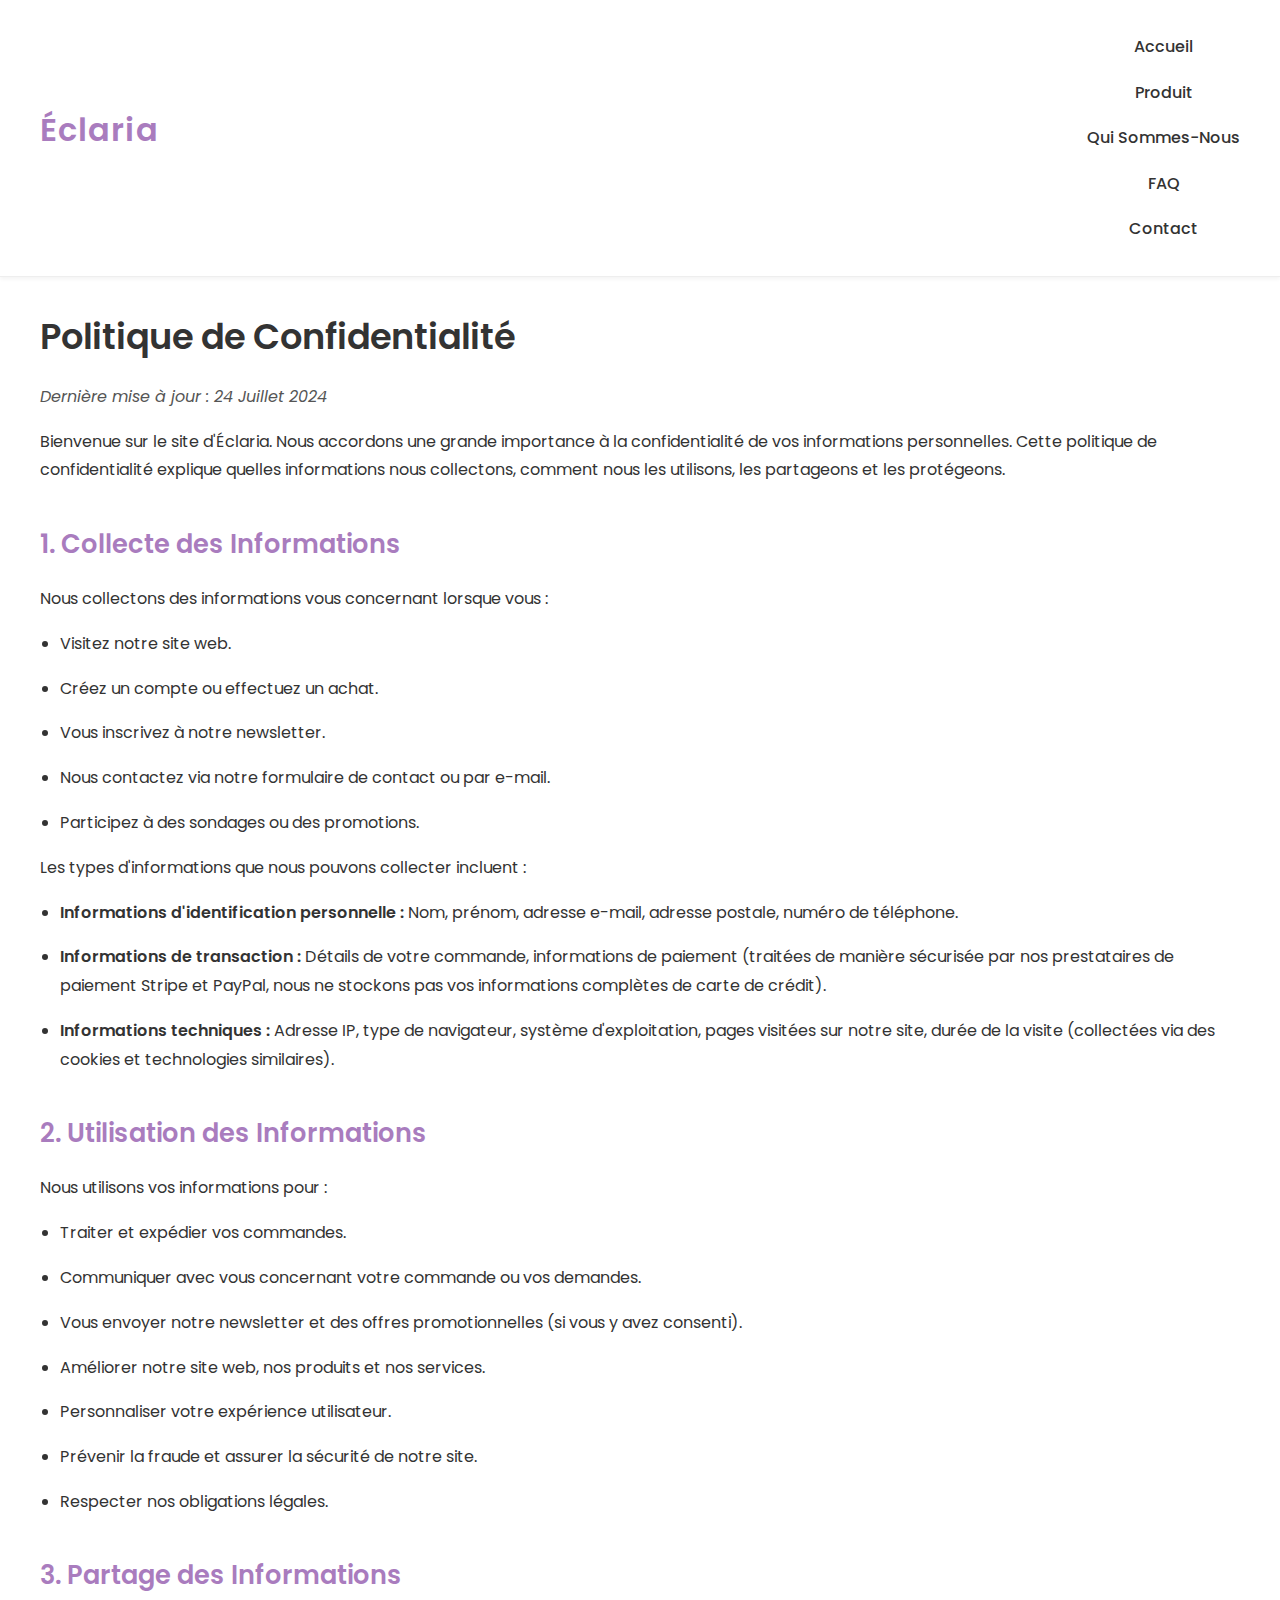
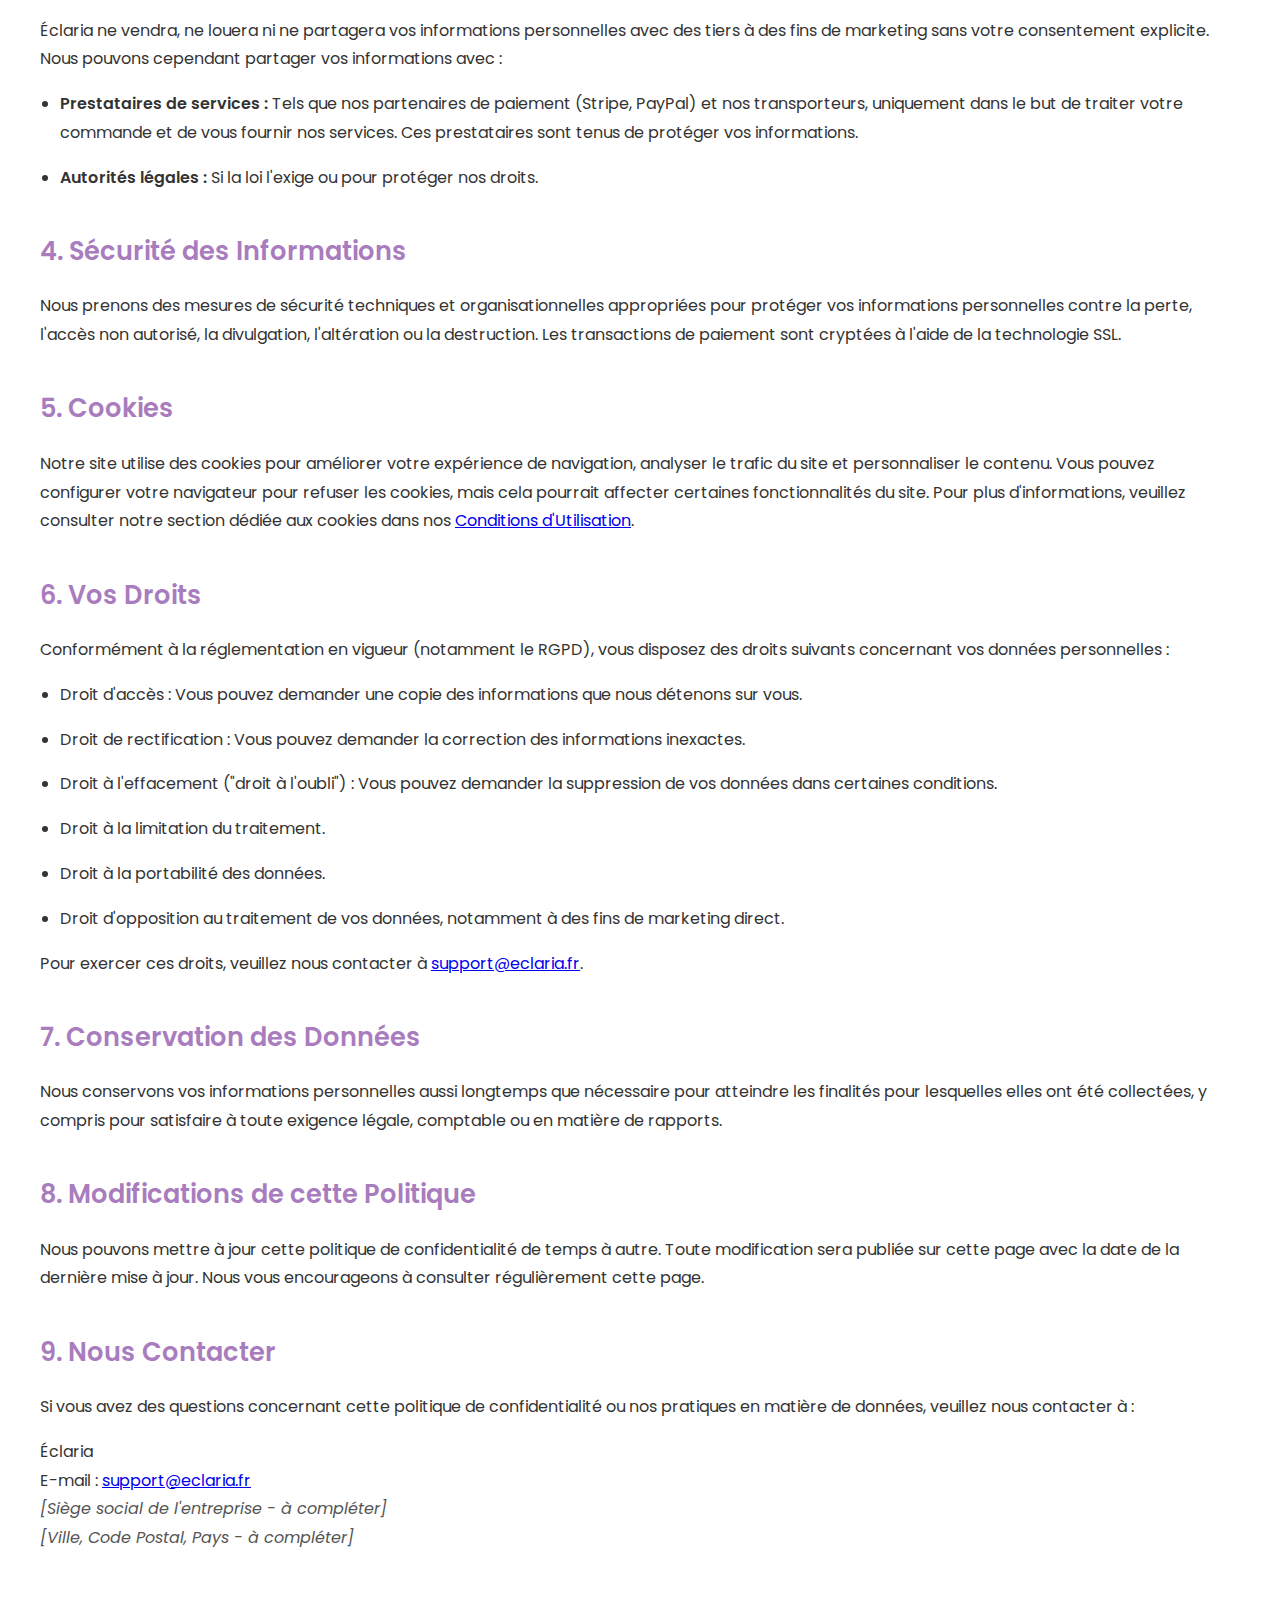
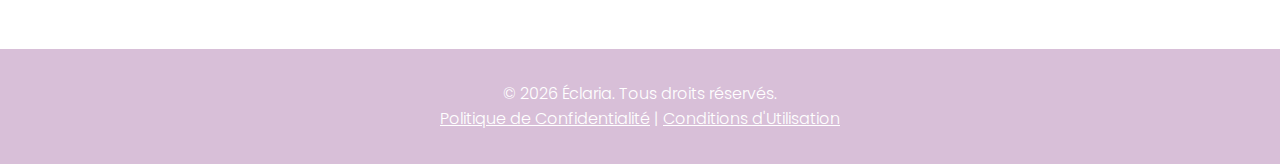
<file: politique-de-confidentialite.html>
<!DOCTYPE html>
<html lang="fr">
<head>
    <meta charset="UTF-8">
    <meta name="viewport" content="width=device-width, initial-scale=1.0">
    <title>Éclaria - Politique de Confidentialité</title>
    <style>
        @import url('https://fonts.googleapis.com/css2?family=Poppins:wght@300;400;500;600;700&family=Montserrat:wght@300;400;500;600;700&display=swap');

        /* Color Palette */
        :root {
            --lilac-color: #D8BFD8; /* Lilac */
            --white-color: #FFFFFF;
            --silver-color: #C0C0C0;
            --dark-text-color: #333333;
            --light-text-color: #555555;
            --accent-color: #A97CBE; /* A slightly darker Lilac for accents */
        }

        /* General Body Styles */
        body {
            font-family: 'Poppins', 'Montserrat', sans-serif;
            margin: 0;
            padding: 0;
            box-sizing: border-box;
            color: var(--dark-text-color);
            background-color: var(--white-color);
            line-height: 1.6;
        }

        .container {
            width: 90%;
            max-width: 1200px;
            margin: 0 auto;
        }

        /* Header Styles */
        header {
            background-color: var(--white-color);
            padding: 1.5em 0;
            border-bottom: 1px solid #eee; /* Softer border */
            box-shadow: 0 2px 4px rgba(0,0,0,0.05);
        }

        header .container {
            display: flex;
            justify-content: space-between;
            align-items: center;
        }

        /* Logo Style */
        .logo {
            font-family: 'Poppins', sans-serif; /* Or a more script-like font if preferred and available */
            font-size: 2.5em; /* Increased size for prominence */
            font-weight: 600; /* Bold but not too heavy */
            color: var(--accent-color); /* Using accent Lilac for the logo */
            text-decoration: none;
            letter-spacing: 1px; /* Slight letter spacing for elegance */
        }

        /* Navigation Styles */
        nav ul {
            list-style-type: none;
            padding: 0;
            margin: 0;
            display: flex;
        }

        nav ul li {
            margin-left: 25px;
        }

        nav ul li a {
            text-decoration: none;
            color: var(--dark-text-color);
            font-weight: 500;
            transition: color 0.3s ease;
        }

        nav ul li a:hover,
        nav ul li a.active {
            color: var(--accent-color); /* Lilac hover/active state */
        }

        /* Main Content Styles */
        main {
            padding: 2em 0;
        }

        /* Footer Styles */
        footer {
            background-color: var(--lilac-color); /* Lilac background for footer */
            color: var(--white-color);
            text-align: center;
            padding: 2em 0;
            margin-top: 3em;
        }

        footer p {
            margin: 0;
            font-weight: 300;
        }

        footer a {
            color: var(--white-color);
            text-decoration: underline;
        }

        footer a:hover {
            text-decoration: none;
        }

        /* Headings */
        h1, h2, h3, h4, h5, h6 {
            color: var(--dark-text-color);
            font-family: 'Poppins', 'Montserrat', sans-serif;
            font-weight: 600;
            margin-top: 0;
        }

        h1 {
            font-size: 2.2em;
            margin-bottom: 0.5em;
        }

        h2 {
            font-size: 1.8em;
            margin-bottom: 0.4em;
        }

        /* Buttons */
        .btn {
            display: inline-block;
            background-color: var(--accent-color);
            color: var(--white-color);
            padding: 10px 20px;
            text-decoration: none;
            border-radius: 5px;
            font-weight: 500;
            transition: background-color 0.3s ease;
            border: none;
            cursor: pointer;
        }

        .btn:hover {
            background-color: #9569A9; /* Darker shade of accent for hover */
        }

        .btn-secondary {
            background-color: var(--silver-color);
            color: var(--dark-text-color);
        }

        .btn-secondary:hover {
            background-color: #A8A8A8; /* Darker silver */
        }

        /* Hero Section */
        .hero-section {
            background-color: var(--lilac-color); /* Light Lilac background */
            color: var(--dark-text-color);
            padding: 4em 0;
            text-align: center;
        }

        .hero-content {
            display: flex;
            align-items: center;
            justify-content: space-between;
            gap: 2em;
        }

        .hero-text {
            flex: 1;
            text-align: left;
        }

        .hero-text h1 {
            font-size: 2.8em;
            color: var(--white-color); /* White text on Lilac */
            font-weight: 700;
            margin-bottom: 0.5em;
            line-height: 1.2;
        }

        .hero-text p {
            font-size: 1.1em;
            color: var(--white-color); /* Slightly lighter text or white */
            margin-bottom: 1.5em;
            font-weight: 300;
        }

        .hero-image {
            flex: 1;
            max-width: 450px; /* Control image size */
        }

        .hero-image img {
            max-width: 100%;
            height: auto;
            border-radius: 10px;
            box-shadow: 0 10px 25px rgba(0,0,0,0.1);
        }

        .btn-primary { /* Specific style for primary CTA in hero if needed */
            background-color: var(--white-color);
            color: var(--accent-color);
            padding: 12px 25px;
            font-size: 1.1em;
        }
        .btn-primary:hover {
            background-color: #f0e4f7; /* Lighter lilac or off-white */
        }


        /* Features Section */
        .features-section {
            padding: 4em 0;
            text-align: center;
        }

        .features-section h2 {
            font-size: 2em;
            margin-bottom: 1.5em;
        }

        .features-grid {
            display: grid;
            grid-template-columns: repeat(auto-fit, minmax(250px, 1fr));
            gap: 2em;
        }

        .feature-item {
            background-color: #f9f9f9; /* Light background for items */
            padding: 2em;
            border-radius: 8px;
            box-shadow: 0 5px 15px rgba(0,0,0,0.07);
            text-align: center;
        }

        .feature-icon {
            width: 60px; /* Adjust as needed */
            height: 60px;
            margin-bottom: 1em;
            /* background-color: var(--lilac-color); TEMP for placeholder */
            /* border-radius: 50%; */
        }

        .feature-item h3 {
            font-size: 1.4em;
            color: var(--accent-color);
            margin-bottom: 0.5em;
        }

        /* How It Works Section */
        .how-it-works-section {
            padding: 4em 0;
            background-color: var(--white-color); /* Or a very light grey */
        }

        .how-it-works-section h2 {
            text-align: center;
            font-size: 2em;
            margin-bottom: 1.5em;
        }

        .how-it-works-content {
            display: flex;
            align-items: center;
            gap: 3em;
        }

        .how-it-works-image {
            flex: 1;
            max-width: 400px;
        }

        .how-it-works-image img {
            max-width: 100%;
            height: auto;
            border-radius: 10px;
        }

        .how-it-works-text {
            flex: 1.5;
        }

        .how-it-works-text p {
            font-size: 1.05em;
            margin-bottom: 1em;
        }

        /* Testimonials Section */
        .testimonials-section {
            padding: 4em 0;
            background-color: var(--lilac-color); /* Lilac background for testimonials */
        }

        .testimonials-section h2 {
            text-align: center;
            font-size: 2em;
            margin-bottom: 1.5em;
            color: var(--white-color);
        }

        .testimonials-grid {
            display: grid;
            grid-template-columns: repeat(auto-fit, minmax(300px, 1fr));
            gap: 2em;
        }

        .testimonial-item {
            background-color: var(--white-color);
            padding: 1.5em;
            border-radius: 8px;
            box-shadow: 0 5px 15px rgba(0,0,0,0.1);
            color: var(--dark-text-color);
        }

        .testimonial-item p {
            font-style: italic;
            margin-bottom: 1em;
            color: var(--light-text-color);
        }

        .testimonial-item h4 {
            font-weight: 600;
            color: var(--accent-color);
            text-align: right;
        }

        /* Newsletter Section */
        .newsletter-section {
            padding: 3em 0;
            background-color: #f0f0f0; /* Light grey background */
            text-align: center;
        }

        .newsletter-section h2 {
            font-size: 1.8em;
            margin-bottom: 0.5em;
        }

        .newsletter-section p {
            margin-bottom: 1.5em;
            color: var(--light-text-color);
        }

        .newsletter-form {
            display: flex;
            justify-content: center;
            align-items: center;
            max-width: 500px;
            margin: 0 auto;
        }

        .newsletter-form input[type="email"] {
            flex-grow: 1;
            padding: 12px 15px;
            border: 1px solid #ccc;
            border-radius: 5px 0 0 5px;
            font-family: 'Poppins', sans-serif;
            font-size: 1em;
        }

        .newsletter-form button {
            border-radius: 0 5px 5px 0;
            padding: 12px 20px; /* Match input padding */
        }


        /* Responsive Adjustments */
        @media (max-width: 992px) {
            .hero-content {
                flex-direction: column;
                text-align: center;
            }
            .hero-text {
                text-align: center;
                margin-bottom: 2em;
            }
            .how-it-works-content {
                flex-direction: column;
            }
            .how-it-works-image {
                margin-bottom: 2em;
                max-width: 100%;
            }
        }

        @media (max-width: 768px) {
            .hero-text h1 {
                font-size: 2.2em;
            }
            header .container {
                flex-direction: column;
                align-items: center;
            }
        }

        /* Product Page Specific Styles */
        .product-page main {
            padding-top: 2em;
        }

        .product-main-info {
            padding-bottom: 3em;
            border-bottom: 1px solid #eee;
        }

        .product-layout {
            display: flex;
            gap: 2.5em; /* Increased gap */
        }

        /* Product Gallery */
        .product-gallery {
            flex: 1.2; /* Slightly more space for gallery */
            max-width: 550px; /* Max width for gallery section */
        }

        .main-image img {
            width: 100%;
            height: auto;
            border-radius: 8px;
            border: 1px solid #ddd; /* Subtle border */
            margin-bottom: 1em;
            box-shadow: 0 4px 12px rgba(0,0,0,0.08);
        }

        .thumbnail-images {
            display: flex;
            gap: 0.75em; /* Gap between thumbnails */
            flex-wrap: wrap; /* Allow thumbnails to wrap */
        }

        .thumbnail-images .thumbnail {
            width: 80px; /* Thumbnail size */
            height: 80px;
            object-fit: cover; /* Ensure image covers the area */
            border-radius: 5px;
            cursor: pointer;
            border: 2px solid transparent;
            transition: border-color 0.3s ease, transform 0.2s ease;
        }

        .thumbnail-images .thumbnail:hover {
            border-color: var(--silver-color);
            transform: scale(1.05);
        }

        .thumbnail-images .thumbnail.active-thumbnail {
            border-color: var(--accent-color);
            box-shadow: 0 0 8px var(--accent-color);
        }

        /* Product Details */
        .product-details {
            flex: 1;
            padding-left: 1em; /* Some space if gallery is on left */
        }

        .product-details h1 {
            font-size: 2.4em; /* Prominent product title */
            font-weight: 700;
            color: var(--dark-text-color);
            margin-bottom: 0.25em;
        }

        .product-brand {
            font-size: 0.9em;
            color: var(--light-text-color);
            margin-bottom: 1em;
        }

        .product-price {
            margin-bottom: 1.5em;
        }

        .product-price .current-price {
            font-size: 2em;
            font-weight: 600;
            color: var(--accent-color);
            margin-right: 0.5em;
        }

        .product-price .original-price {
            font-size: 1.2em;
            text-decoration: line-through;
            color: var(--light-text-color);
        }

        .product-short-description {
            font-size: 1.05em;
            line-height: 1.7;
            margin-bottom: 1.5em;
        }

        .product-actions {
            margin-bottom: 2em;
        }

        .btn-add-to-cart {
            padding: 15px 30px;
            font-size: 1.15em;
            width: 100%; /* Make button full width of its container */
            max-width: 300px; /* But not too wide */
        }

        .trust-badges {
            margin-top: 1.5em;
        }

        .trust-badges span {
            display: flex; /* Align icon and text */
            align-items: center;
            font-size: 0.9em;
            color: var(--light-text-color);
            margin-bottom: 0.5em;
        }

        .trust-badges img {
            width: 20px; /* Small icons */
            height: 20px;
            margin-right: 8px;
            opacity: 0.7;
        }

        /* Product Description Details Section */
        .product-description-details {
            padding: 3em 0;
        }

        .product-description-details h2 {
            font-size: 1.8em;
            margin-bottom: 1em;
            border-bottom: 2px solid var(--lilac-color);
            padding-bottom: 0.3em;
            display: inline-block; /* So border only spans text */
        }

        .product-description-details ul {
            list-style-type: disc;
            margin-left: 20px;
            margin-bottom: 1em;
        }

        .product-description-details ul li {
            margin-bottom: 0.5em;
            line-height: 1.7;
        }

        /* Before/After Section */
        .before-after-section {
            padding: 3em 0;
            background-color: #f9f9f9; /* Light background */
            text-align: center;
        }

        .before-after-section h2 {
            font-size: 1.8em;
            margin-bottom: 1.5em;
        }

        .before-after-gallery {
            display: flex;
            justify-content: center;
            gap: 2em;
            margin-bottom: 1em;
        }

        .before-after-item {
            max-width: 300px;
        }

        .before-after-item img {
            width: 100%;
            height: auto;
            border-radius: 8px;
            margin-bottom: 0.5em;
            box-shadow: 0 4px 10px rgba(0,0,0,0.1);
        }

        .before-after-item p {
            font-weight: 500;
        }

        .disclaimer {
            font-size: 0.9em;
            color: var(--light-text-color);
            font-style: italic;
        }

        /* Comparison Section (Placeholder styling) */
        .comparison-section {
            padding: 3em 0;
            text-align: center;
        }
        .comparison-section h2 {
            font-size: 1.8em;
            margin-bottom: 1em;
        }

        /* Product Page Testimonials - reuse .testimonials-section but can add specifics */
        .product-page-testimonials {
            background-color: var(--white-color); /* Different background than homepage testimonials if desired */
        }
        .product-page-testimonials h2 {
            color: var(--dark-text-color); /* Adjust if background changes */
        }
        .product-page-testimonials .testimonial-item {
            border: 1px solid #eee; /* Add border for definition on white bg */
        }


        /* Responsive adjustments for Product Page */
        @media (max-width: 992px) {
            .product-layout {
                flex-direction: column;
            }
            .product-details {
                padding-left: 0; /* Remove padding when stacked */
                margin-top: 2em;
            }
            .product-gallery {
                max-width: 100%; /* Allow gallery to take full width */
            }
        }

        @media (max-width: 768px) {
            .product-details h1 {
                font-size: 2em;
            }
            .product-price .current-price {
                font-size: 1.8em;
            }
            .btn-add-to-cart {
                padding: 12px 25px;
                font-size: 1.1em;
            }
            .before-after-gallery {
                flex-direction: column;
                align-items: center;
            }
            .before-after-item {
                margin-bottom: 1.5em;
            }
            .thumbnail-images .thumbnail {
                width: 60px;
                height: 60px;
            }
        }

        /* Ensure the previous responsive rules for header are not overridden if placed before */
        @media (max-width: 768px) {
            header .container { /* This rule was from the general styles, ensure it's correctly placed or merged */
                flex-direction: column;
                align-items: center;
            }
            .logo { /* This rule was from the general styles */
                margin-bottom: 0.5em;
                font-size: 2em;
            }
            nav ul { /* This rule was from the general styles */
                flex-direction: column;
                align-items: center;
                width: 100%;
            }
            nav ul li { /* This rule was from the general styles */
                margin: 10px 0;
            }
            .container { /* This rule was from the general styles */
                width: 95%;
            }
        }

        /* Checkout Page (livraison.html & paiement.html) Styles */
        .checkout-page main {
            padding-top: 2em;
            padding-bottom: 3em;
            background-color: #f9f9f9; /* Light background for checkout process */
        }

        .checkout-layout {
            display: flex;
            gap: 2.5em;
            align-items: flex-start; /* Align items to the top */
        }

        .checkout-form-container {
            flex: 1.8; /* More space for the form */
            background-color: var(--white-color);
            padding: 2em;
            border-radius: 8px;
            box-shadow: 0 5px 15px rgba(0,0,0,0.08);
        }

        .checkout-form-container h1 {
            font-size: 2em;
            margin-bottom: 0.25em;
            color: var(--dark-text-color);
        }
        .checkout-form-container h2 {
            font-size: 1.5em;
            margin-bottom: 1.5em;
            color: var(--accent-color);
            padding-bottom: 0.5em;
            border-bottom: 1px solid #eee;
        }

        /* Form Styles */
        .form-row {
            display: flex;
            gap: 1.5em;
            margin-bottom: 1em;
        }

        .form-group {
            margin-bottom: 1.25em;
            flex-grow: 1; /* Allow groups to grow if in a row */
        }

        .form-group.half-width {
            width: calc(50% - 0.75em); /* Adjust for gap */
        }

        .form-group label {
            display: block;
            margin-bottom: 0.5em;
            font-weight: 500;
            font-size: 0.95em;
            color: var(--dark-text-color);
        }

        .form-group input[type="text"],
        .form-group input[type="email"],
        .form-group input[type="tel"],
        .form-group select {
            width: 100%;
            padding: 12px 15px;
            border: 1px solid #ccc;
            border-radius: 5px;
            box-sizing: border-box; /* Important for width 100% */
            font-family: 'Poppins', sans-serif;
            font-size: 1em;
            transition: border-color 0.3s ease;
        }

        .form-group input:focus,
        .form-group select:focus {
            border-color: var(--accent-color);
            outline: none;
            box-shadow: 0 0 5px rgba(169, 124, 190, 0.3); /* Accent color shadow */
        }

        .form-actions {
            margin-top: 2em;
        }

        .btn-full-width {
            width: 100%;
            padding: 15px;
            font-size: 1.1em;
        }

        .form-note {
            font-size: 0.85em;
            color: var(--light-text-color);
            margin-top: 1em;
            text-align: right;
        }

        /* Order Summary Styles */
        .order-summary-container {
            flex: 1;
            background-color: var(--white-color);
            padding: 2em;
            border-radius: 8px;
            box-shadow: 0 5px 15px rgba(0,0,0,0.08);
            position: sticky; /* Make it sticky on larger screens */
            top: 20px; /* Adjust as needed */
        }

        .order-summary-container h2 {
            font-size: 1.5em;
            margin-bottom: 1em;
            color: var(--dark-text-color);
            padding-bottom: 0.5em;
            border-bottom: 1px solid #eee;
        }

        .order-summary-item {
            display: flex;
            align-items: center;
            margin-bottom: 1.5em;
            padding-bottom: 1.5em;
            border-bottom: 1px solid #f0f0f0;
        }

        .summary-item-image {
            width: 60px;
            height: 60px;
            object-fit: cover;
            border-radius: 5px;
            margin-right: 1em;
            border: 1px solid #eee;
        }

        .summary-item-details {
            flex-grow: 1;
        }

        .summary-item-name {
            font-weight: 500;
            margin: 0 0 0.3em 0;
        }

        .summary-item-qty {
            font-size: 0.9em;
            color: var(--light-text-color);
            margin: 0;
        }

        .summary-item-price {
            font-weight: 500;
            font-size: 1em;
        }

        .order-summary-total p {
            display: flex;
            justify-content: space-between;
            margin-bottom: 0.75em;
            font-size: 1em;
        }

        .order-summary-total p.total-price,
        .order-summary-total p.total-price span {
            font-size: 1.2em;
            font-weight: 600;
            color: var(--accent-color);
        }

        .order-summary-total hr {
            border: none;
            border-top: 1px dashed #ccc;
            margin: 1em 0;
        }

        .trust-badges-summary {
            margin-top: 1.5em;
            padding-top: 1em;
            border-top: 1px solid #f0f0f0;
        }
        .trust-badges-summary span {
            display: flex;
            align-items: center;
            font-size: 0.85em;
            color: var(--light-text-color);
            margin-bottom: 0.5em;
        }
        .trust-badges-summary img {
            width: 18px;
            height: 18px;
            margin-right: 6px;
            opacity: 0.7;
        }


        /* Responsive adjustments for Checkout Pages */
        @media (max-width: 992px) {
            .checkout-layout {
                flex-direction: column-reverse; /* Form below summary on smaller screens */
            }
            .order-summary-container {
                position: static; /* Remove sticky behavior */
                width: 100%;
                margin-bottom: 2em; /* Space between summary and form */
            }
            .checkout-form-container {
                width: 100%;
            }
        }

        @media (max-width: 768px) {
            .form-row {
                flex-direction: column;
                gap: 0; /* Remove gap if stacked */
                margin-bottom: 0;
            }
            .form-group.half-width {
                width: 100%;
                margin-bottom: 1.25em; /* Restore bottom margin */
            }
            .checkout-form-container h1 {
                font-size: 1.8em;
            }
             .checkout-form-container h2 {
                font-size: 1.3em;
            }
        }

        /* Payment Page Specific Styles (extending checkout styles) */
        .shipping-summary-review {
            background-color: #fdfdfd;
            padding: 1.5em;
            border-radius: 6px;
            margin-bottom: 2em;
            border: 1px solid #eee;
        }

        .shipping-summary-review h2 {
            font-size: 1.3em;
            color: var(--dark-text-color);
            margin-top: 0;
            margin-bottom: 1em;
            border-bottom: none; /* Override from .checkout-form-container h2 */
            padding-bottom: 0;
        }

        #shipping-address-summary p {
            margin-bottom: 0.5em;
            font-size: 0.95em;
            line-height: 1.5;
        }
        #shipping-address-summary p strong {
            color: var(--dark-text-color);
        }

        .edit-link {
            font-size: 0.9em;
            color: var(--accent-color);
            text-decoration: underline;
        }
        .edit-link:hover {
            text-decoration: none;
        }

        .payment-options {
            margin-top: 1em;
        }

        .payment-option {
            background-color: var(--white-color);
            padding: 1.5em;
            border: 1px solid #ddd;
            border-radius: 6px;
            margin-bottom: 1.5em;
            transition: border-color 0.3s ease, box-shadow 0.3s ease;
        }

        .payment-option input[type="radio"] {
            margin-right: 10px;
            vertical-align: middle;
        }

        .payment-option label {
            font-weight: 600;
            font-size: 1.1em;
            color: var(--dark-text-color);
            display: flex; /* Align items in label */
            align-items: center;
            cursor: pointer;
        }

        .payment-logo {
            height: 24px; /* Adjust as needed */
            margin-right: 10px;
            vertical-align: middle;
        }

        .payment-gateway-fields {
            margin-top: 1.5em;
            padding-top: 1.5em;
            border-top: 1px solid #eee;
        }

        .payment-option input[type="radio"]:checked + label + .payment-gateway-fields {
            display: block; /* Show fields when radio is checked - JS will handle this for better control */
        }
        .payment-option input[type="radio"]:checked + label {
           color: var(--accent-color);
        }

        .payment-option:has(input[type="radio"]:checked) { /* Style parent when radio is checked */
            border-color: var(--accent-color);
            box-shadow: 0 0 10px rgba(169, 124, 190, 0.2);
        }


        .secure-payment-info {
            font-size: 0.85em;
            color: var(--light-text-color);
            margin-top: 1em;
        }
        .secure-payment-info img {
            margin-right: 5px;
        }

        .btn-paypal {
            background-color: #FFC439; /* PayPal Gold */
            color: #1E4770; /* PayPal Blue */
            border: none;
            padding: 10px 20px;
            border-radius: 5px;
            font-weight: bold;
            cursor: pointer;
            display: inline-flex; /* Align image and text */
            align-items: center;
            gap: 8px; /* Space between logo and text */
        }
        .btn-paypal:hover {
            background-color: #f0b830;
        }
        .btn-paypal img {
            height: 20px; /* PayPal button logo */
            }

            .logo {
                margin-bottom: 0.5em;
                font-size: 2em;
            }

            nav ul {
                flex-direction: column;
                align-items: center;
                width: 100%;
            }

            nav ul li {
                margin: 10px 0;
            }

            .container {
                width: 95%;
            }
        }
    </style>
</head>
<body>
    <header>
        <div class="container">
            <a href="index.html" class="logo">Éclaria</a>
            <nav>
                <ul>
                    <li><a href="index.html">Accueil</a></li>
                    <li><a href="produit.html">Produit</a></li>
                    <li><a href="qui-sommes-nous.html">Qui Sommes-Nous</a></li>
                    <li><a href="faq.html">FAQ</a></li>
                    <li><a href="contact.html">Contact</a></li>
                </ul>
            </nav>
        </div>
    </header>
    <main class="page-content">
        <div class="container">
            <h1>Politique de Confidentialité</h1>
            <p><em>Dernière mise à jour : 24 Juillet 2024</em></p>

            <p>Bienvenue sur le site d'Éclaria. Nous accordons une grande importance à la confidentialité de vos informations personnelles. Cette politique de confidentialité explique quelles informations nous collectons, comment nous les utilisons, les partageons et les protégeons.</p>

            <h2>1. Collecte des Informations</h2>
            <p>Nous collectons des informations vous concernant lorsque vous :</p>
            <ul>
                <li>Visitez notre site web.</li>
                <li>Créez un compte ou effectuez un achat.</li>
                <li>Vous inscrivez à notre newsletter.</li>
                <li>Nous contactez via notre formulaire de contact ou par e-mail.</li>
                <li>Participez à des sondages ou des promotions.</li>
            </ul>
            <p>Les types d'informations que nous pouvons collecter incluent :</p>
            <ul>
                <li><strong>Informations d'identification personnelle :</strong> Nom, prénom, adresse e-mail, adresse postale, numéro de téléphone.</li>
                <li><strong>Informations de transaction :</strong> Détails de votre commande, informations de paiement (traitées de manière sécurisée par nos prestataires de paiement Stripe et PayPal, nous ne stockons pas vos informations complètes de carte de crédit).</li>
                <li><strong>Informations techniques :</strong> Adresse IP, type de navigateur, système d'exploitation, pages visitées sur notre site, durée de la visite (collectées via des cookies et technologies similaires).</li>
            </ul>

            <h2>2. Utilisation des Informations</h2>
            <p>Nous utilisons vos informations pour :</p>
            <ul>
                <li>Traiter et expédier vos commandes.</li>
                <li>Communiquer avec vous concernant votre commande ou vos demandes.</li>
                <li>Vous envoyer notre newsletter et des offres promotionnelles (si vous y avez consenti).</li>
                <li>Améliorer notre site web, nos produits et nos services.</li>
                <li>Personnaliser votre expérience utilisateur.</li>
                <li>Prévenir la fraude et assurer la sécurité de notre site.</li>
                <li>Respecter nos obligations légales.</li>
            </ul>

            <h2>3. Partage des Informations</h2>
            <p>Éclaria ne vendra, ne louera ni ne partagera vos informations personnelles avec des tiers à des fins de marketing sans votre consentement explicite. Nous pouvons cependant partager vos informations avec :</p>
            <ul>
                <li><strong>Prestataires de services :</strong> Tels que nos partenaires de paiement (Stripe, PayPal) et nos transporteurs, uniquement dans le but de traiter votre commande et de vous fournir nos services. Ces prestataires sont tenus de protéger vos informations.</li>
                <li><strong>Autorités légales :</strong> Si la loi l'exige ou pour protéger nos droits.</li>
            </ul>

            <h2>4. Sécurité des Informations</h2>
            <p>Nous prenons des mesures de sécurité techniques et organisationnelles appropriées pour protéger vos informations personnelles contre la perte, l'accès non autorisé, la divulgation, l'altération ou la destruction. Les transactions de paiement sont cryptées à l'aide de la technologie SSL.</p>

            <h2>5. Cookies</h2>
            <p>Notre site utilise des cookies pour améliorer votre expérience de navigation, analyser le trafic du site et personnaliser le contenu. Vous pouvez configurer votre navigateur pour refuser les cookies, mais cela pourrait affecter certaines fonctionnalités du site. Pour plus d'informations, veuillez consulter notre section dédiée aux cookies dans nos <a href="conditions-utilisation.html#cookies">Conditions d'Utilisation</a>.</p>

            <h2>6. Vos Droits</h2>
            <p>Conformément à la réglementation en vigueur (notamment le RGPD), vous disposez des droits suivants concernant vos données personnelles :</p>
            <ul>
                <li>Droit d'accès : Vous pouvez demander une copie des informations que nous détenons sur vous.</li>
                <li>Droit de rectification : Vous pouvez demander la correction des informations inexactes.</li>
                <li>Droit à l'effacement ("droit à l'oubli") : Vous pouvez demander la suppression de vos données dans certaines conditions.</li>
                <li>Droit à la limitation du traitement.</li>
                <li>Droit à la portabilité des données.</li>
                <li>Droit d'opposition au traitement de vos données, notamment à des fins de marketing direct.</li>
            </ul>
            <p>Pour exercer ces droits, veuillez nous contacter à <a href="mailto:support@eclaria.fr">support@eclaria.fr</a>.</p>

            <h2>7. Conservation des Données</h2>
            <p>Nous conservons vos informations personnelles aussi longtemps que nécessaire pour atteindre les finalités pour lesquelles elles ont été collectées, y compris pour satisfaire à toute exigence légale, comptable ou en matière de rapports.</p>

            <h2>8. Modifications de cette Politique</h2>
            <p>Nous pouvons mettre à jour cette politique de confidentialité de temps à autre. Toute modification sera publiée sur cette page avec la date de la dernière mise à jour. Nous vous encourageons à consulter régulièrement cette page.</p>

            <h2>9. Nous Contacter</h2>
            <p>Si vous avez des questions concernant cette politique de confidentialité ou nos pratiques en matière de données, veuillez nous contacter à :</p>
            <p>Éclaria<br>
            E-mail : <a href="mailto:support@eclaria.fr">support@eclaria.fr</a><br>
            <em>[Siège social de l'entreprise - à compléter]</em><br>
            <em>[Ville, Code Postal, Pays - à compléter]</em></p>
        </div>
    </main>
    <style>
        .page-content h2 {
            font-size: 1.6em;
            color: var(--accent-color);
            margin-top: 1.5em;
            margin-bottom: 0.8em;
        }
        .page-content p, .page-content ul li {
            line-height: 1.8;
            margin-bottom: 1em;
        }
        .page-content ul {
            list-style-position: outside;
            padding-left: 20px;
        }
         .page-content strong {
            font-weight: 600;
         }
         .page-content em {
             font-style: italic;
             color: var(--light-text-color);
         }
    </style>
    <footer>
        <div class="container">
            <p>&copy; <script>document.write(new Date().getFullYear());</script> Éclaria. Tous droits réservés.</p>
            <p>
                <a href="politique-de-confidentialite.html">Politique de Confidentialité</a> |
                <a href="conditions-utilisation.html">Conditions d'Utilisation</a>
            </p>
        </div>
    </footer>
    <script>
        // Main JavaScript file for Éclaria

        document.addEventListener('DOMContentLoaded', function() {
            console.log('Éclaria website loaded successfully!');

            // Product Image Gallery Changer
            const mainProductImage = document.getElementById('mainProductImage');
            const thumbnails = document.querySelectorAll('.thumbnail-images .thumbnail');

            if (mainProductImage && thumbnails.length > 0) {
                thumbnails.forEach(thumbnail => {
                    thumbnail.addEventListener('click', function() {
                        // Change main image src
                        mainProductImage.src = this.src;
                        mainProductImage.alt = this.alt.replace('Thumbnail', 'Vue'); // Update alt text

                        // Update active thumbnail
                        thumbnails.forEach(t => t.classList.remove('active-thumbnail'));
                        this.classList.add('active-thumbnail');
                    });
                });
            }

            // You can add more JS functionalities here:
            // - Mobile menu toggle
            // - Smooth scroll for anchor links
            // - Form validation for contact/newsletter
            // - etc.
        });

        // Global function for onclick attribute in HTML (if preferred for simplicity in this case)
        function changeImage(imageSrc) {
            const mainProductImage = document.getElementById('mainProductImage');
            const thumbnails = document.querySelectorAll('.thumbnail-images .thumbnail');
            if (mainProductImage) {
                mainProductImage.src = imageSrc;
                
                thumbnails.forEach(thumbnail => {
                    if (thumbnail.src.includes(imageSrc.substring(imageSrc.lastIndexOf('/') + 1))) { // Check filename match
                        thumbnail.classList.add('active-thumbnail');
                    } else {
                        thumbnail.classList.remove('active-thumbnail');
                    }
                });
            }
        }

        // Payment Page Logic
        document.addEventListener('DOMContentLoaded', function() {
            // ... (other existingDOMContentLoaded code)

            const paymentForm = document.getElementById('payment-form');
            if (paymentForm) {
                const paymentMethodRadios = document.querySelectorAll('input[name="payment_method"]');
                const stripeFields = document.getElementById('stripe-fields');
                const paypalFields = document.getElementById('paypal-fields');

                paymentMethodRadios.forEach(radio => {
                    radio.addEventListener('change', function() {
                        if (this.value === 'stripe') {
                            stripeFields.style.display = 'block';
                            paypalFields.style.display = 'none';
                        } else if (this.value === 'paypal') {
                            stripeFields.style.display = 'none';
                            paypalFields.style.display = 'block';
                        }
                    });
                });

                // Simulate populating shipping summary (in a real app, this data would come from server or state management)
                const summaryAdresse = document.getElementById('summary-adresse');
                const summaryVille = document.getElementById('summary-ville');
                const summaryPays = document.getElementById('summary-pays');
                const summaryEmail = document.getElementById('summary-email');

                // Attempt to get data from URL parameters (if coming from livraison.html via GET)
                const urlParams = new URLSearchParams(window.location.search);
                if (summaryAdresse) summaryAdresse.textContent = urlParams.get('adresse1') || 'Non spécifiée';
                if (summaryVille) summaryVille.textContent = `${urlParams.get('ville') || ''}, ${urlParams.get('code_postal') || ''}`;
                if (summaryPays) summaryPays.textContent = urlParams.get('pays') === 'BE' ? 'Belgique' : 'France'; // Basic mapping
                if (summaryEmail) summaryEmail.textContent = urlParams.get('email') || 'Non spécifié';


                paymentForm.addEventListener('submit', function(event) {
                    event.preventDefault(); // Prevent actual submission for demo
                    const selectedPaymentMethod = document.querySelector('input[name="payment_method"]:checked').value;
                    
                    if (selectedPaymentMethod === 'stripe') {
                        // Basic validation for demo
                        const cardNumber = document.getElementById('card-number').value;
                        const expiryDate = document.getElementById('expiry-date').value;
                        const cvc = document.getElementById('cvc').value;
                        if (cardNumber && expiryDate && cvc) {
                            alert('Paiement par Stripe simulé avec succès ! Merci pour votre achat.');
                            // Redirect to a thank you page or clear cart
                            window.location.href = "index.html"; // Placeholder redirect
                        } else {
                            alert('Veuillez remplir tous les champs de la carte.');
                        }
                    } else if (selectedPaymentMethod === 'paypal') {
                        alert('Redirection vers PayPal simulée... Paiement complété ! Merci pour votre achat.');
                        // In a real scenario, this would redirect to PayPal
                         window.location.href = "index.html"; // Placeholder redirect
                    }
                });
            }

            // If on livraison.html, save form data to localStorage to simulate data persistence for paiement.html
            const shippingForm = document.getElementById('shipping-form');
            if (shippingForm) {
                shippingForm.addEventListener('submit', function() {
                    localStorage.setItem('shipping_prenom', document.getElementById('prenom').value);
                    localStorage.setItem('shipping_nom', document.getElementById('nom').value);
                    localStorage.setItem('shipping_email', document.getElementById('email').value);
                    localStorage.setItem('shipping_adresse1', document.getElementById('adresse1').value);
                    localStorage.setItem('shipping_adresse2', document.getElementById('adresse2').value);
                    localStorage.setItem('shipping_ville', document.getElementById('ville').value);
                    localStorage.setItem('shipping_code_postal', document.getElementById('code_postal').value);
                    localStorage.setItem('shipping_pays', document.getElementById('pays').value);
                });
            }
             // If on paiement.html, try to load data from localStorage if URL params are not available
            const urlParams = new URLSearchParams(window.location.search); // Re-declare for this scope if not accessible
            const paymentFormForLocalStorage = document.getElementById('payment-form'); // Use a different variable name to avoid conflict
            if (paymentFormForLocalStorage && !urlParams.has('email')) { // Check if URL params were not set
                const summaryAdresse = document.getElementById('summary-adresse'); // Re-declare for this scope
                const summaryVille = document.getElementById('summary-ville'); // Re-declare for this scope
                const summaryPays = document.getElementById('summary-pays'); // Re-declare for this scope
                const summaryEmail = document.getElementById('summary-email'); // Re-declare for this scope

                if (summaryAdresse) summaryAdresse.textContent = `${localStorage.getItem('shipping_adresse1') || ''} ${localStorage.getItem('shipping_adresse2') || ''}`.trim() || 'Non spécifiée';
                if (summaryVille) summaryVille.textContent = `${localStorage.getItem('shipping_ville') || ''}, ${localStorage.getItem('shipping_code_postal') || ''}`.trim() || 'Non spécifiée';
                if (summaryPays) {
                    const paysCode = localStorage.getItem('shipping_pays');
                    summaryPays.textContent = paysCode === 'BE' ? 'Belgique' : (paysCode === 'FR' ? 'France' : 'Non spécifié');
                }
                if (summaryEmail) summaryEmail.textContent = localStorage.getItem('shipping_email') || 'Non spécifié';
            }

        });
    </script>
</body>
</html>
</file>
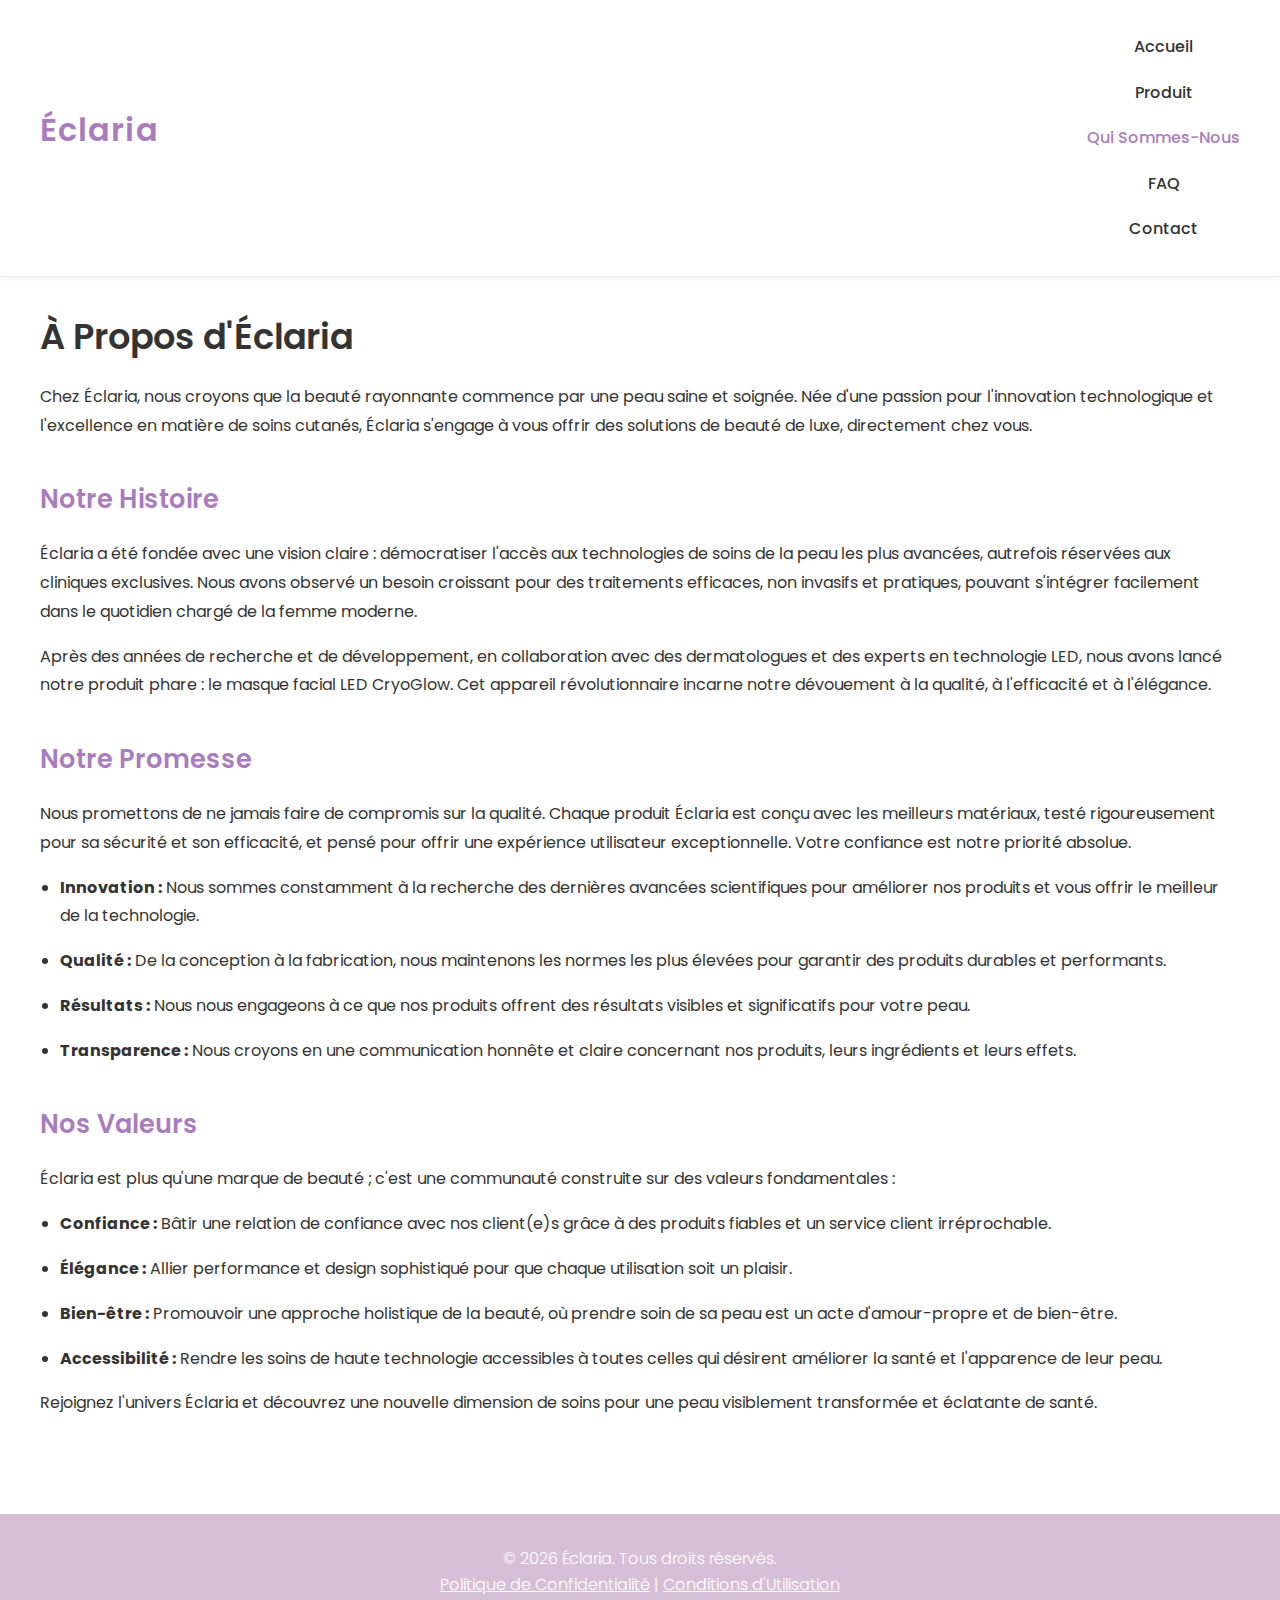
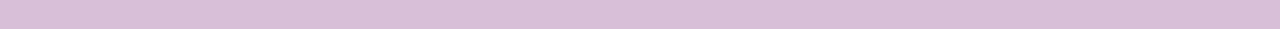
<file: qui-sommes-nous.html>
<!DOCTYPE html>
<html lang="fr">
<head>
    <meta charset="UTF-8">
    <meta name="viewport" content="width=device-width, initial-scale=1.0">
    <title>Éclaria - Qui Sommes-Nous</title>
    <style>
        @import url('https://fonts.googleapis.com/css2?family=Poppins:wght@300;400;500;600;700&family=Montserrat:wght@300;400;500;600;700&display=swap');

        /* Color Palette */
        :root {
            --lilac-color: #D8BFD8; /* Lilac */
            --white-color: #FFFFFF;
            --silver-color: #C0C0C0;
            --dark-text-color: #333333;
            --light-text-color: #555555;
            --accent-color: #A97CBE; /* A slightly darker Lilac for accents */
        }

        /* General Body Styles */
        body {
            font-family: 'Poppins', 'Montserrat', sans-serif;
            margin: 0;
            padding: 0;
            box-sizing: border-box;
            color: var(--dark-text-color);
            background-color: var(--white-color);
            line-height: 1.6;
        }

        .container {
            width: 90%;
            max-width: 1200px;
            margin: 0 auto;
        }

        /* Header Styles */
        header {
            background-color: var(--white-color);
            padding: 1.5em 0;
            border-bottom: 1px solid #eee; /* Softer border */
            box-shadow: 0 2px 4px rgba(0,0,0,0.05);
        }

        header .container {
            display: flex;
            justify-content: space-between;
            align-items: center;
        }

        /* Logo Style */
        .logo {
            font-family: 'Poppins', sans-serif; /* Or a more script-like font if preferred and available */
            font-size: 2.5em; /* Increased size for prominence */
            font-weight: 600; /* Bold but not too heavy */
            color: var(--accent-color); /* Using accent Lilac for the logo */
            text-decoration: none;
            letter-spacing: 1px; /* Slight letter spacing for elegance */
        }

        /* Navigation Styles */
        nav ul {
            list-style-type: none;
            padding: 0;
            margin: 0;
            display: flex;
        }

        nav ul li {
            margin-left: 25px;
        }

        nav ul li a {
            text-decoration: none;
            color: var(--dark-text-color);
            font-weight: 500;
            transition: color 0.3s ease;
        }

        nav ul li a:hover,
        nav ul li a.active {
            color: var(--accent-color); /* Lilac hover/active state */
        }

        /* Main Content Styles */
        main {
            padding: 2em 0;
        }

        /* Footer Styles */
        footer {
            background-color: var(--lilac-color); /* Lilac background for footer */
            color: var(--white-color);
            text-align: center;
            padding: 2em 0;
            margin-top: 3em;
        }

        footer p {
            margin: 0;
            font-weight: 300;
        }

        footer a {
            color: var(--white-color);
            text-decoration: underline;
        }

        footer a:hover {
            text-decoration: none;
        }

        /* Headings */
        h1, h2, h3, h4, h5, h6 {
            color: var(--dark-text-color);
            font-family: 'Poppins', 'Montserrat', sans-serif;
            font-weight: 600;
            margin-top: 0;
        }

        h1 {
            font-size: 2.2em;
            margin-bottom: 0.5em;
        }

        h2 {
            font-size: 1.8em;
            margin-bottom: 0.4em;
        }

        /* Buttons */
        .btn {
            display: inline-block;
            background-color: var(--accent-color);
            color: var(--white-color);
            padding: 10px 20px;
            text-decoration: none;
            border-radius: 5px;
            font-weight: 500;
            transition: background-color 0.3s ease;
            border: none;
            cursor: pointer;
        }

        .btn:hover {
            background-color: #9569A9; /* Darker shade of accent for hover */
        }

        .btn-secondary {
            background-color: var(--silver-color);
            color: var(--dark-text-color);
        }

        .btn-secondary:hover {
            background-color: #A8A8A8; /* Darker silver */
        }

        /* Hero Section */
        .hero-section {
            background-color: var(--lilac-color); /* Light Lilac background */
            color: var(--dark-text-color);
            padding: 4em 0;
            text-align: center;
        }

        .hero-content {
            display: flex;
            align-items: center;
            justify-content: space-between;
            gap: 2em;
        }

        .hero-text {
            flex: 1;
            text-align: left;
        }

        .hero-text h1 {
            font-size: 2.8em;
            color: var(--white-color); /* White text on Lilac */
            font-weight: 700;
            margin-bottom: 0.5em;
            line-height: 1.2;
        }

        .hero-text p {
            font-size: 1.1em;
            color: var(--white-color); /* Slightly lighter text or white */
            margin-bottom: 1.5em;
            font-weight: 300;
        }

        .hero-image {
            flex: 1;
            max-width: 450px; /* Control image size */
        }

        .hero-image img {
            max-width: 100%;
            height: auto;
            border-radius: 10px;
            box-shadow: 0 10px 25px rgba(0,0,0,0.1);
        }

        .btn-primary { /* Specific style for primary CTA in hero if needed */
            background-color: var(--white-color);
            color: var(--accent-color);
            padding: 12px 25px;
            font-size: 1.1em;
        }
        .btn-primary:hover {
            background-color: #f0e4f7; /* Lighter lilac or off-white */
        }


        /* Features Section */
        .features-section {
            padding: 4em 0;
            text-align: center;
        }

        .features-section h2 {
            font-size: 2em;
            margin-bottom: 1.5em;
        }

        .features-grid {
            display: grid;
            grid-template-columns: repeat(auto-fit, minmax(250px, 1fr));
            gap: 2em;
        }

        .feature-item {
            background-color: #f9f9f9; /* Light background for items */
            padding: 2em;
            border-radius: 8px;
            box-shadow: 0 5px 15px rgba(0,0,0,0.07);
            text-align: center;
        }

        .feature-icon {
            width: 60px; /* Adjust as needed */
            height: 60px;
            margin-bottom: 1em;
            /* background-color: var(--lilac-color); TEMP for placeholder */
            /* border-radius: 50%; */
        }

        .feature-item h3 {
            font-size: 1.4em;
            color: var(--accent-color);
            margin-bottom: 0.5em;
        }

        /* How It Works Section */
        .how-it-works-section {
            padding: 4em 0;
            background-color: var(--white-color); /* Or a very light grey */
        }

        .how-it-works-section h2 {
            text-align: center;
            font-size: 2em;
            margin-bottom: 1.5em;
        }

        .how-it-works-content {
            display: flex;
            align-items: center;
            gap: 3em;
        }

        .how-it-works-image {
            flex: 1;
            max-width: 400px;
        }

        .how-it-works-image img {
            max-width: 100%;
            height: auto;
            border-radius: 10px;
        }

        .how-it-works-text {
            flex: 1.5;
        }

        .how-it-works-text p {
            font-size: 1.05em;
            margin-bottom: 1em;
        }

        /* Testimonials Section */
        .testimonials-section {
            padding: 4em 0;
            background-color: var(--lilac-color); /* Lilac background for testimonials */
        }

        .testimonials-section h2 {
            text-align: center;
            font-size: 2em;
            margin-bottom: 1.5em;
            color: var(--white-color);
        }

        .testimonials-grid {
            display: grid;
            grid-template-columns: repeat(auto-fit, minmax(300px, 1fr));
            gap: 2em;
        }

        .testimonial-item {
            background-color: var(--white-color);
            padding: 1.5em;
            border-radius: 8px;
            box-shadow: 0 5px 15px rgba(0,0,0,0.1);
            color: var(--dark-text-color);
        }

        .testimonial-item p {
            font-style: italic;
            margin-bottom: 1em;
            color: var(--light-text-color);
        }

        .testimonial-item h4 {
            font-weight: 600;
            color: var(--accent-color);
            text-align: right;
        }

        /* Newsletter Section */
        .newsletter-section {
            padding: 3em 0;
            background-color: #f0f0f0; /* Light grey background */
            text-align: center;
        }

        .newsletter-section h2 {
            font-size: 1.8em;
            margin-bottom: 0.5em;
        }

        .newsletter-section p {
            margin-bottom: 1.5em;
            color: var(--light-text-color);
        }

        .newsletter-form {
            display: flex;
            justify-content: center;
            align-items: center;
            max-width: 500px;
            margin: 0 auto;
        }

        .newsletter-form input[type="email"] {
            flex-grow: 1;
            padding: 12px 15px;
            border: 1px solid #ccc;
            border-radius: 5px 0 0 5px;
            font-family: 'Poppins', sans-serif;
            font-size: 1em;
        }

        .newsletter-form button {
            border-radius: 0 5px 5px 0;
            padding: 12px 20px; /* Match input padding */
        }


        /* Responsive Adjustments */
        @media (max-width: 992px) {
            .hero-content {
                flex-direction: column;
                text-align: center;
            }
            .hero-text {
                text-align: center;
                margin-bottom: 2em;
            }
            .how-it-works-content {
                flex-direction: column;
            }
            .how-it-works-image {
                margin-bottom: 2em;
                max-width: 100%;
            }
        }

        @media (max-width: 768px) {
            .hero-text h1 {
                font-size: 2.2em;
            }
            header .container {
                flex-direction: column;
                align-items: center;
            }
        }

        /* Product Page Specific Styles */
        .product-page main {
            padding-top: 2em;
        }

        .product-main-info {
            padding-bottom: 3em;
            border-bottom: 1px solid #eee;
        }

        .product-layout {
            display: flex;
            gap: 2.5em; /* Increased gap */
        }

        /* Product Gallery */
        .product-gallery {
            flex: 1.2; /* Slightly more space for gallery */
            max-width: 550px; /* Max width for gallery section */
        }

        .main-image img {
            width: 100%;
            height: auto;
            border-radius: 8px;
            border: 1px solid #ddd; /* Subtle border */
            margin-bottom: 1em;
            box-shadow: 0 4px 12px rgba(0,0,0,0.08);
        }

        .thumbnail-images {
            display: flex;
            gap: 0.75em; /* Gap between thumbnails */
            flex-wrap: wrap; /* Allow thumbnails to wrap */
        }

        .thumbnail-images .thumbnail {
            width: 80px; /* Thumbnail size */
            height: 80px;
            object-fit: cover; /* Ensure image covers the area */
            border-radius: 5px;
            cursor: pointer;
            border: 2px solid transparent;
            transition: border-color 0.3s ease, transform 0.2s ease;
        }

        .thumbnail-images .thumbnail:hover {
            border-color: var(--silver-color);
            transform: scale(1.05);
        }

        .thumbnail-images .thumbnail.active-thumbnail {
            border-color: var(--accent-color);
            box-shadow: 0 0 8px var(--accent-color);
        }

        /* Product Details */
        .product-details {
            flex: 1;
            padding-left: 1em; /* Some space if gallery is on left */
        }

        .product-details h1 {
            font-size: 2.4em; /* Prominent product title */
            font-weight: 700;
            color: var(--dark-text-color);
            margin-bottom: 0.25em;
        }

        .product-brand {
            font-size: 0.9em;
            color: var(--light-text-color);
            margin-bottom: 1em;
        }

        .product-price {
            margin-bottom: 1.5em;
        }

        .product-price .current-price {
            font-size: 2em;
            font-weight: 600;
            color: var(--accent-color);
            margin-right: 0.5em;
        }

        .product-price .original-price {
            font-size: 1.2em;
            text-decoration: line-through;
            color: var(--light-text-color);
        }

        .product-short-description {
            font-size: 1.05em;
            line-height: 1.7;
            margin-bottom: 1.5em;
        }

        .product-actions {
            margin-bottom: 2em;
        }

        .btn-add-to-cart {
            padding: 15px 30px;
            font-size: 1.15em;
            width: 100%; /* Make button full width of its container */
            max-width: 300px; /* But not too wide */
        }

        .trust-badges {
            margin-top: 1.5em;
        }

        .trust-badges span {
            display: flex; /* Align icon and text */
            align-items: center;
            font-size: 0.9em;
            color: var(--light-text-color);
            margin-bottom: 0.5em;
        }

        .trust-badges img {
            width: 20px; /* Small icons */
            height: 20px;
            margin-right: 8px;
            opacity: 0.7;
        }

        /* Product Description Details Section */
        .product-description-details {
            padding: 3em 0;
        }

        .product-description-details h2 {
            font-size: 1.8em;
            margin-bottom: 1em;
            border-bottom: 2px solid var(--lilac-color);
            padding-bottom: 0.3em;
            display: inline-block; /* So border only spans text */
        }

        .product-description-details ul {
            list-style-type: disc;
            margin-left: 20px;
            margin-bottom: 1em;
        }

        .product-description-details ul li {
            margin-bottom: 0.5em;
            line-height: 1.7;
        }

        /* Before/After Section */
        .before-after-section {
            padding: 3em 0;
            background-color: #f9f9f9; /* Light background */
            text-align: center;
        }

        .before-after-section h2 {
            font-size: 1.8em;
            margin-bottom: 1.5em;
        }

        .before-after-gallery {
            display: flex;
            justify-content: center;
            gap: 2em;
            margin-bottom: 1em;
        }

        .before-after-item {
            max-width: 300px;
        }

        .before-after-item img {
            width: 100%;
            height: auto;
            border-radius: 8px;
            margin-bottom: 0.5em;
            box-shadow: 0 4px 10px rgba(0,0,0,0.1);
        }

        .before-after-item p {
            font-weight: 500;
        }

        .disclaimer {
            font-size: 0.9em;
            color: var(--light-text-color);
            font-style: italic;
        }

        /* Comparison Section (Placeholder styling) */
        .comparison-section {
            padding: 3em 0;
            text-align: center;
        }
        .comparison-section h2 {
            font-size: 1.8em;
            margin-bottom: 1em;
        }

        /* Product Page Testimonials - reuse .testimonials-section but can add specifics */
        .product-page-testimonials {
            background-color: var(--white-color); /* Different background than homepage testimonials if desired */
        }
        .product-page-testimonials h2 {
            color: var(--dark-text-color); /* Adjust if background changes */
        }
        .product-page-testimonials .testimonial-item {
            border: 1px solid #eee; /* Add border for definition on white bg */
        }


        /* Responsive adjustments for Product Page */
        @media (max-width: 992px) {
            .product-layout {
                flex-direction: column;
            }
            .product-details {
                padding-left: 0; /* Remove padding when stacked */
                margin-top: 2em;
            }
            .product-gallery {
                max-width: 100%; /* Allow gallery to take full width */
            }
        }

        @media (max-width: 768px) {
            .product-details h1 {
                font-size: 2em;
            }
            .product-price .current-price {
                font-size: 1.8em;
            }
            .btn-add-to-cart {
                padding: 12px 25px;
                font-size: 1.1em;
            }
            .before-after-gallery {
                flex-direction: column;
                align-items: center;
            }
            .before-after-item {
                margin-bottom: 1.5em;
            }
            .thumbnail-images .thumbnail {
                width: 60px;
                height: 60px;
            }
        }

        /* Ensure the previous responsive rules for header are not overridden if placed before */
        @media (max-width: 768px) {
            header .container { /* This rule was from the general styles, ensure it's correctly placed or merged */
                flex-direction: column;
                align-items: center;
            }
            .logo { /* This rule was from the general styles */
                margin-bottom: 0.5em;
                font-size: 2em;
            }
            nav ul { /* This rule was from the general styles */
                flex-direction: column;
                align-items: center;
                width: 100%;
            }
            nav ul li { /* This rule was from the general styles */
                margin: 10px 0;
            }
            .container { /* This rule was from the general styles */
                width: 95%;
            }
        }

        /* Checkout Page (livraison.html & paiement.html) Styles */
        .checkout-page main {
            padding-top: 2em;
            padding-bottom: 3em;
            background-color: #f9f9f9; /* Light background for checkout process */
        }

        .checkout-layout {
            display: flex;
            gap: 2.5em;
            align-items: flex-start; /* Align items to the top */
        }

        .checkout-form-container {
            flex: 1.8; /* More space for the form */
            background-color: var(--white-color);
            padding: 2em;
            border-radius: 8px;
            box-shadow: 0 5px 15px rgba(0,0,0,0.08);
        }

        .checkout-form-container h1 {
            font-size: 2em;
            margin-bottom: 0.25em;
            color: var(--dark-text-color);
        }
        .checkout-form-container h2 {
            font-size: 1.5em;
            margin-bottom: 1.5em;
            color: var(--accent-color);
            padding-bottom: 0.5em;
            border-bottom: 1px solid #eee;
        }

        /* Form Styles */
        .form-row {
            display: flex;
            gap: 1.5em;
            margin-bottom: 1em;
        }

        .form-group {
            margin-bottom: 1.25em;
            flex-grow: 1; /* Allow groups to grow if in a row */
        }

        .form-group.half-width {
            width: calc(50% - 0.75em); /* Adjust for gap */
        }

        .form-group label {
            display: block;
            margin-bottom: 0.5em;
            font-weight: 500;
            font-size: 0.95em;
            color: var(--dark-text-color);
        }

        .form-group input[type="text"],
        .form-group input[type="email"],
        .form-group input[type="tel"],
        .form-group select {
            width: 100%;
            padding: 12px 15px;
            border: 1px solid #ccc;
            border-radius: 5px;
            box-sizing: border-box; /* Important for width 100% */
            font-family: 'Poppins', sans-serif;
            font-size: 1em;
            transition: border-color 0.3s ease;
        }

        .form-group input:focus,
        .form-group select:focus {
            border-color: var(--accent-color);
            outline: none;
            box-shadow: 0 0 5px rgba(169, 124, 190, 0.3); /* Accent color shadow */
        }

        .form-actions {
            margin-top: 2em;
        }

        .btn-full-width {
            width: 100%;
            padding: 15px;
            font-size: 1.1em;
        }

        .form-note {
            font-size: 0.85em;
            color: var(--light-text-color);
            margin-top: 1em;
            text-align: right;
        }

        /* Order Summary Styles */
        .order-summary-container {
            flex: 1;
            background-color: var(--white-color);
            padding: 2em;
            border-radius: 8px;
            box-shadow: 0 5px 15px rgba(0,0,0,0.08);
            position: sticky; /* Make it sticky on larger screens */
            top: 20px; /* Adjust as needed */
        }

        .order-summary-container h2 {
            font-size: 1.5em;
            margin-bottom: 1em;
            color: var(--dark-text-color);
            padding-bottom: 0.5em;
            border-bottom: 1px solid #eee;
        }

        .order-summary-item {
            display: flex;
            align-items: center;
            margin-bottom: 1.5em;
            padding-bottom: 1.5em;
            border-bottom: 1px solid #f0f0f0;
        }

        .summary-item-image {
            width: 60px;
            height: 60px;
            object-fit: cover;
            border-radius: 5px;
            margin-right: 1em;
            border: 1px solid #eee;
        }

        .summary-item-details {
            flex-grow: 1;
        }

        .summary-item-name {
            font-weight: 500;
            margin: 0 0 0.3em 0;
        }

        .summary-item-qty {
            font-size: 0.9em;
            color: var(--light-text-color);
            margin: 0;
        }

        .summary-item-price {
            font-weight: 500;
            font-size: 1em;
        }

        .order-summary-total p {
            display: flex;
            justify-content: space-between;
            margin-bottom: 0.75em;
            font-size: 1em;
        }

        .order-summary-total p.total-price,
        .order-summary-total p.total-price span {
            font-size: 1.2em;
            font-weight: 600;
            color: var(--accent-color);
        }

        .order-summary-total hr {
            border: none;
            border-top: 1px dashed #ccc;
            margin: 1em 0;
        }

        .trust-badges-summary {
            margin-top: 1.5em;
            padding-top: 1em;
            border-top: 1px solid #f0f0f0;
        }
        .trust-badges-summary span {
            display: flex;
            align-items: center;
            font-size: 0.85em;
            color: var(--light-text-color);
            margin-bottom: 0.5em;
        }
        .trust-badges-summary img {
            width: 18px;
            height: 18px;
            margin-right: 6px;
            opacity: 0.7;
        }


        /* Responsive adjustments for Checkout Pages */
        @media (max-width: 992px) {
            .checkout-layout {
                flex-direction: column-reverse; /* Form below summary on smaller screens */
            }
            .order-summary-container {
                position: static; /* Remove sticky behavior */
                width: 100%;
                margin-bottom: 2em; /* Space between summary and form */
            }
            .checkout-form-container {
                width: 100%;
            }
        }

        @media (max-width: 768px) {
            .form-row {
                flex-direction: column;
                gap: 0; /* Remove gap if stacked */
                margin-bottom: 0;
            }
            .form-group.half-width {
                width: 100%;
                margin-bottom: 1.25em; /* Restore bottom margin */
            }
            .checkout-form-container h1 {
                font-size: 1.8em;
            }
             .checkout-form-container h2 {
                font-size: 1.3em;
            }
        }

        /* Payment Page Specific Styles (extending checkout styles) */
        .shipping-summary-review {
            background-color: #fdfdfd;
            padding: 1.5em;
            border-radius: 6px;
            margin-bottom: 2em;
            border: 1px solid #eee;
        }

        .shipping-summary-review h2 {
            font-size: 1.3em;
            color: var(--dark-text-color);
            margin-top: 0;
            margin-bottom: 1em;
            border-bottom: none; /* Override from .checkout-form-container h2 */
            padding-bottom: 0;
        }

        #shipping-address-summary p {
            margin-bottom: 0.5em;
            font-size: 0.95em;
            line-height: 1.5;
        }
        #shipping-address-summary p strong {
            color: var(--dark-text-color);
        }

        .edit-link {
            font-size: 0.9em;
            color: var(--accent-color);
            text-decoration: underline;
        }
        .edit-link:hover {
            text-decoration: none;
        }

        .payment-options {
            margin-top: 1em;
        }

        .payment-option {
            background-color: var(--white-color);
            padding: 1.5em;
            border: 1px solid #ddd;
            border-radius: 6px;
            margin-bottom: 1.5em;
            transition: border-color 0.3s ease, box-shadow 0.3s ease;
        }

        .payment-option input[type="radio"] {
            margin-right: 10px;
            vertical-align: middle;
        }

        .payment-option label {
            font-weight: 600;
            font-size: 1.1em;
            color: var(--dark-text-color);
            display: flex; /* Align items in label */
            align-items: center;
            cursor: pointer;
        }

        .payment-logo {
            height: 24px; /* Adjust as needed */
            margin-right: 10px;
            vertical-align: middle;
        }

        .payment-gateway-fields {
            margin-top: 1.5em;
            padding-top: 1.5em;
            border-top: 1px solid #eee;
        }

        .payment-option input[type="radio"]:checked + label + .payment-gateway-fields {
            display: block; /* Show fields when radio is checked - JS will handle this for better control */
        }
        .payment-option input[type="radio"]:checked + label {
           color: var(--accent-color);
        }

        .payment-option:has(input[type="radio"]:checked) { /* Style parent when radio is checked */
            border-color: var(--accent-color);
            box-shadow: 0 0 10px rgba(169, 124, 190, 0.2);
        }


        .secure-payment-info {
            font-size: 0.85em;
            color: var(--light-text-color);
            margin-top: 1em;
        }
        .secure-payment-info img {
            margin-right: 5px;
        }

        .btn-paypal {
            background-color: #FFC439; /* PayPal Gold */
            color: #1E4770; /* PayPal Blue */
            border: none;
            padding: 10px 20px;
            border-radius: 5px;
            font-weight: bold;
            cursor: pointer;
            display: inline-flex; /* Align image and text */
            align-items: center;
            gap: 8px; /* Space between logo and text */
        }
        .btn-paypal:hover {
            background-color: #f0b830;
        }
        .btn-paypal img {
            height: 20px; /* PayPal button logo */
            }

            .logo {
                margin-bottom: 0.5em;
                font-size: 2em;
            }

            nav ul {
                flex-direction: column;
                align-items: center;
                width: 100%;
            }

            nav ul li {
                margin: 10px 0;
            }

            .container {
                width: 95%;
            }
        }
    </style>
</head>
<body>
    <header>
        <div class="container">
            <a href="index.html" class="logo">Éclaria</a>
            <nav>
                <ul>
                    <li><a href="index.html">Accueil</a></li>
                    <li><a href="produit.html">Produit</a></li>
                    <li><a href="qui-sommes-nous.html" class="active">Qui Sommes-Nous</a></li>
                    <li><a href="faq.html">FAQ</a></li>
                    <li><a href="contact.html">Contact</a></li>
                </ul>
            </nav>
        </div>
    </header>
    <main>
        <div class="container page-content">
            <h1>À Propos d'Éclaria</h1>
            <p>Chez Éclaria, nous croyons que la beauté rayonnante commence par une peau saine et soignée. Née d'une passion pour l'innovation technologique et l'excellence en matière de soins cutanés, Éclaria s'engage à vous offrir des solutions de beauté de luxe, directement chez vous.</p>
            
            <h2>Notre Histoire</h2>
            <p>Éclaria a été fondée avec une vision claire : démocratiser l'accès aux technologies de soins de la peau les plus avancées, autrefois réservées aux cliniques exclusives. Nous avons observé un besoin croissant pour des traitements efficaces, non invasifs et pratiques, pouvant s'intégrer facilement dans le quotidien chargé de la femme moderne.</p>
            <p>Après des années de recherche et de développement, en collaboration avec des dermatologues et des experts en technologie LED, nous avons lancé notre produit phare : le masque facial LED CryoGlow. Cet appareil révolutionnaire incarne notre dévouement à la qualité, à l'efficacité et à l'élégance.</p>

            <h2>Notre Promesse</h2>
            <p>Nous promettons de ne jamais faire de compromis sur la qualité. Chaque produit Éclaria est conçu avec les meilleurs matériaux, testé rigoureusement pour sa sécurité et son efficacité, et pensé pour offrir une expérience utilisateur exceptionnelle. Votre confiance est notre priorité absolue.</p>
            <ul>
                <li><strong>Innovation :</strong> Nous sommes constamment à la recherche des dernières avancées scientifiques pour améliorer nos produits et vous offrir le meilleur de la technologie.</li>
                <li><strong>Qualité :</strong> De la conception à la fabrication, nous maintenons les normes les plus élevées pour garantir des produits durables et performants.</li>
                <li><strong>Résultats :</strong> Nous nous engageons à ce que nos produits offrent des résultats visibles et significatifs pour votre peau.</li>
                <li><strong>Transparence :</strong> Nous croyons en une communication honnête et claire concernant nos produits, leurs ingrédients et leurs effets.</li>
            </ul>

            <h2>Nos Valeurs</h2>
            <p>Éclaria est plus qu'une marque de beauté ; c'est une communauté construite sur des valeurs fondamentales :</p>
            <ul>
                <li><strong>Confiance :</strong> Bâtir une relation de confiance avec nos client(e)s grâce à des produits fiables et un service client irréprochable.</li>
                <li><strong>Élégance :</strong> Allier performance et design sophistiqué pour que chaque utilisation soit un plaisir.</li>
                <li><strong>Bien-être :</strong> Promouvoir une approche holistique de la beauté, où prendre soin de sa peau est un acte d'amour-propre et de bien-être.</li>
                <li><strong>Accessibilité :</strong> Rendre les soins de haute technologie accessibles à toutes celles qui désirent améliorer la santé et l'apparence de leur peau.</li>
            </ul>
            <p>Rejoignez l'univers Éclaria et découvrez une nouvelle dimension de soins pour une peau visiblement transformée et éclatante de santé.</p>
        </div>
    </main>
    <style>
        .page-content h2 {
            font-size: 1.6em;
            color: var(--accent-color);
            margin-top: 1.5em;
            margin-bottom: 0.8em;
        }
        .page-content p, .page-content ul li {
            line-height: 1.8;
            margin-bottom: 1em;
        }
        .page-content ul {
            list-style-position: outside;
            padding-left: 20px;
        }
    </style>
    <footer>
        <div class="container">
            <p>&copy; <script>document.write(new Date().getFullYear());</script> Éclaria. Tous droits réservés.</p>
            <p>
                <a href="politique-de-confidentialite.html">Politique de Confidentialité</a> |
                <a href="conditions-utilisation.html">Conditions d'Utilisation</a>
            </p>
        </div>
    </footer>
    <script>
        // Main JavaScript file for Éclaria

        document.addEventListener('DOMContentLoaded', function() {
            console.log('Éclaria website loaded successfully!');

            // Product Image Gallery Changer
            const mainProductImage = document.getElementById('mainProductImage');
            const thumbnails = document.querySelectorAll('.thumbnail-images .thumbnail');

            if (mainProductImage && thumbnails.length > 0) {
                thumbnails.forEach(thumbnail => {
                    thumbnail.addEventListener('click', function() {
                        // Change main image src
                        mainProductImage.src = this.src;
                        mainProductImage.alt = this.alt.replace('Thumbnail', 'Vue'); // Update alt text

                        // Update active thumbnail
                        thumbnails.forEach(t => t.classList.remove('active-thumbnail'));
                        this.classList.add('active-thumbnail');
                    });
                });
            }

            // You can add more JS functionalities here:
            // - Mobile menu toggle
            // - Smooth scroll for anchor links
            // - Form validation for contact/newsletter
            // - etc.
        });

        // Global function for onclick attribute in HTML (if preferred for simplicity in this case)
        function changeImage(imageSrc) {
            const mainProductImage = document.getElementById('mainProductImage');
            const thumbnails = document.querySelectorAll('.thumbnail-images .thumbnail');
            if (mainProductImage) {
                mainProductImage.src = imageSrc;
                
                thumbnails.forEach(thumbnail => {
                    if (thumbnail.src.includes(imageSrc.substring(imageSrc.lastIndexOf('/') + 1))) { // Check filename match
                        thumbnail.classList.add('active-thumbnail');
                    } else {
                        thumbnail.classList.remove('active-thumbnail');
                    }
                });
            }
        }

        // Payment Page Logic
        document.addEventListener('DOMContentLoaded', function() {
            // ... (other existingDOMContentLoaded code)

            const paymentForm = document.getElementById('payment-form');
            if (paymentForm) {
                const paymentMethodRadios = document.querySelectorAll('input[name="payment_method"]');
                const stripeFields = document.getElementById('stripe-fields');
                const paypalFields = document.getElementById('paypal-fields');

                paymentMethodRadios.forEach(radio => {
                    radio.addEventListener('change', function() {
                        if (this.value === 'stripe') {
                            stripeFields.style.display = 'block';
                            paypalFields.style.display = 'none';
                        } else if (this.value === 'paypal') {
                            stripeFields.style.display = 'none';
                            paypalFields.style.display = 'block';
                        }
                    });
                });

                // Simulate populating shipping summary (in a real app, this data would come from server or state management)
                const summaryAdresse = document.getElementById('summary-adresse');
                const summaryVille = document.getElementById('summary-ville');
                const summaryPays = document.getElementById('summary-pays');
                const summaryEmail = document.getElementById('summary-email');

                // Attempt to get data from URL parameters (if coming from livraison.html via GET)
                const urlParams = new URLSearchParams(window.location.search);
                if (summaryAdresse) summaryAdresse.textContent = urlParams.get('adresse1') || 'Non spécifiée';
                if (summaryVille) summaryVille.textContent = `${urlParams.get('ville') || ''}, ${urlParams.get('code_postal') || ''}`;
                if (summaryPays) summaryPays.textContent = urlParams.get('pays') === 'BE' ? 'Belgique' : 'France'; // Basic mapping
                if (summaryEmail) summaryEmail.textContent = urlParams.get('email') || 'Non spécifié';


                paymentForm.addEventListener('submit', function(event) {
                    event.preventDefault(); // Prevent actual submission for demo
                    const selectedPaymentMethod = document.querySelector('input[name="payment_method"]:checked').value;
                    
                    if (selectedPaymentMethod === 'stripe') {
                        // Basic validation for demo
                        const cardNumber = document.getElementById('card-number').value;
                        const expiryDate = document.getElementById('expiry-date').value;
                        const cvc = document.getElementById('cvc').value;
                        if (cardNumber && expiryDate && cvc) {
                            alert('Paiement par Stripe simulé avec succès ! Merci pour votre achat.');
                            // Redirect to a thank you page or clear cart
                            window.location.href = "index.html"; // Placeholder redirect
                        } else {
                            alert('Veuillez remplir tous les champs de la carte.');
                        }
                    } else if (selectedPaymentMethod === 'paypal') {
                        alert('Redirection vers PayPal simulée... Paiement complété ! Merci pour votre achat.');
                        // In a real scenario, this would redirect to PayPal
                         window.location.href = "index.html"; // Placeholder redirect
                    }
                });
            }

            // If on livraison.html, save form data to localStorage to simulate data persistence for paiement.html
            const shippingForm = document.getElementById('shipping-form');
            if (shippingForm) {
                shippingForm.addEventListener('submit', function() {
                    localStorage.setItem('shipping_prenom', document.getElementById('prenom').value);
                    localStorage.setItem('shipping_nom', document.getElementById('nom').value);
                    localStorage.setItem('shipping_email', document.getElementById('email').value);
                    localStorage.setItem('shipping_adresse1', document.getElementById('adresse1').value);
                    localStorage.setItem('shipping_adresse2', document.getElementById('adresse2').value);
                    localStorage.setItem('shipping_ville', document.getElementById('ville').value);
                    localStorage.setItem('shipping_code_postal', document.getElementById('code_postal').value);
                    localStorage.setItem('shipping_pays', document.getElementById('pays').value);
                });
            }
             // If on paiement.html, try to load data from localStorage if URL params are not available
            const urlParams = new URLSearchParams(window.location.search); // Re-declare for this scope if not accessible
            const paymentFormForLocalStorage = document.getElementById('payment-form'); // Use a different variable name to avoid conflict
            if (paymentFormForLocalStorage && !urlParams.has('email')) { // Check if URL params were not set
                const summaryAdresse = document.getElementById('summary-adresse'); // Re-declare for this scope
                const summaryVille = document.getElementById('summary-ville'); // Re-declare for this scope
                const summaryPays = document.getElementById('summary-pays'); // Re-declare for this scope
                const summaryEmail = document.getElementById('summary-email'); // Re-declare for this scope

                if (summaryAdresse) summaryAdresse.textContent = `${localStorage.getItem('shipping_adresse1') || ''} ${localStorage.getItem('shipping_adresse2') || ''}`.trim() || 'Non spécifiée';
                if (summaryVille) summaryVille.textContent = `${localStorage.getItem('shipping_ville') || ''}, ${localStorage.getItem('shipping_code_postal') || ''}`.trim() || 'Non spécifiée';
                if (summaryPays) {
                    const paysCode = localStorage.getItem('shipping_pays');
                    summaryPays.textContent = paysCode === 'BE' ? 'Belgique' : (paysCode === 'FR' ? 'France' : 'Non spécifié');
                }
                if (summaryEmail) summaryEmail.textContent = localStorage.getItem('shipping_email') || 'Non spécifié';
            }

        });
    </script>
</body>
</html>
</file>
